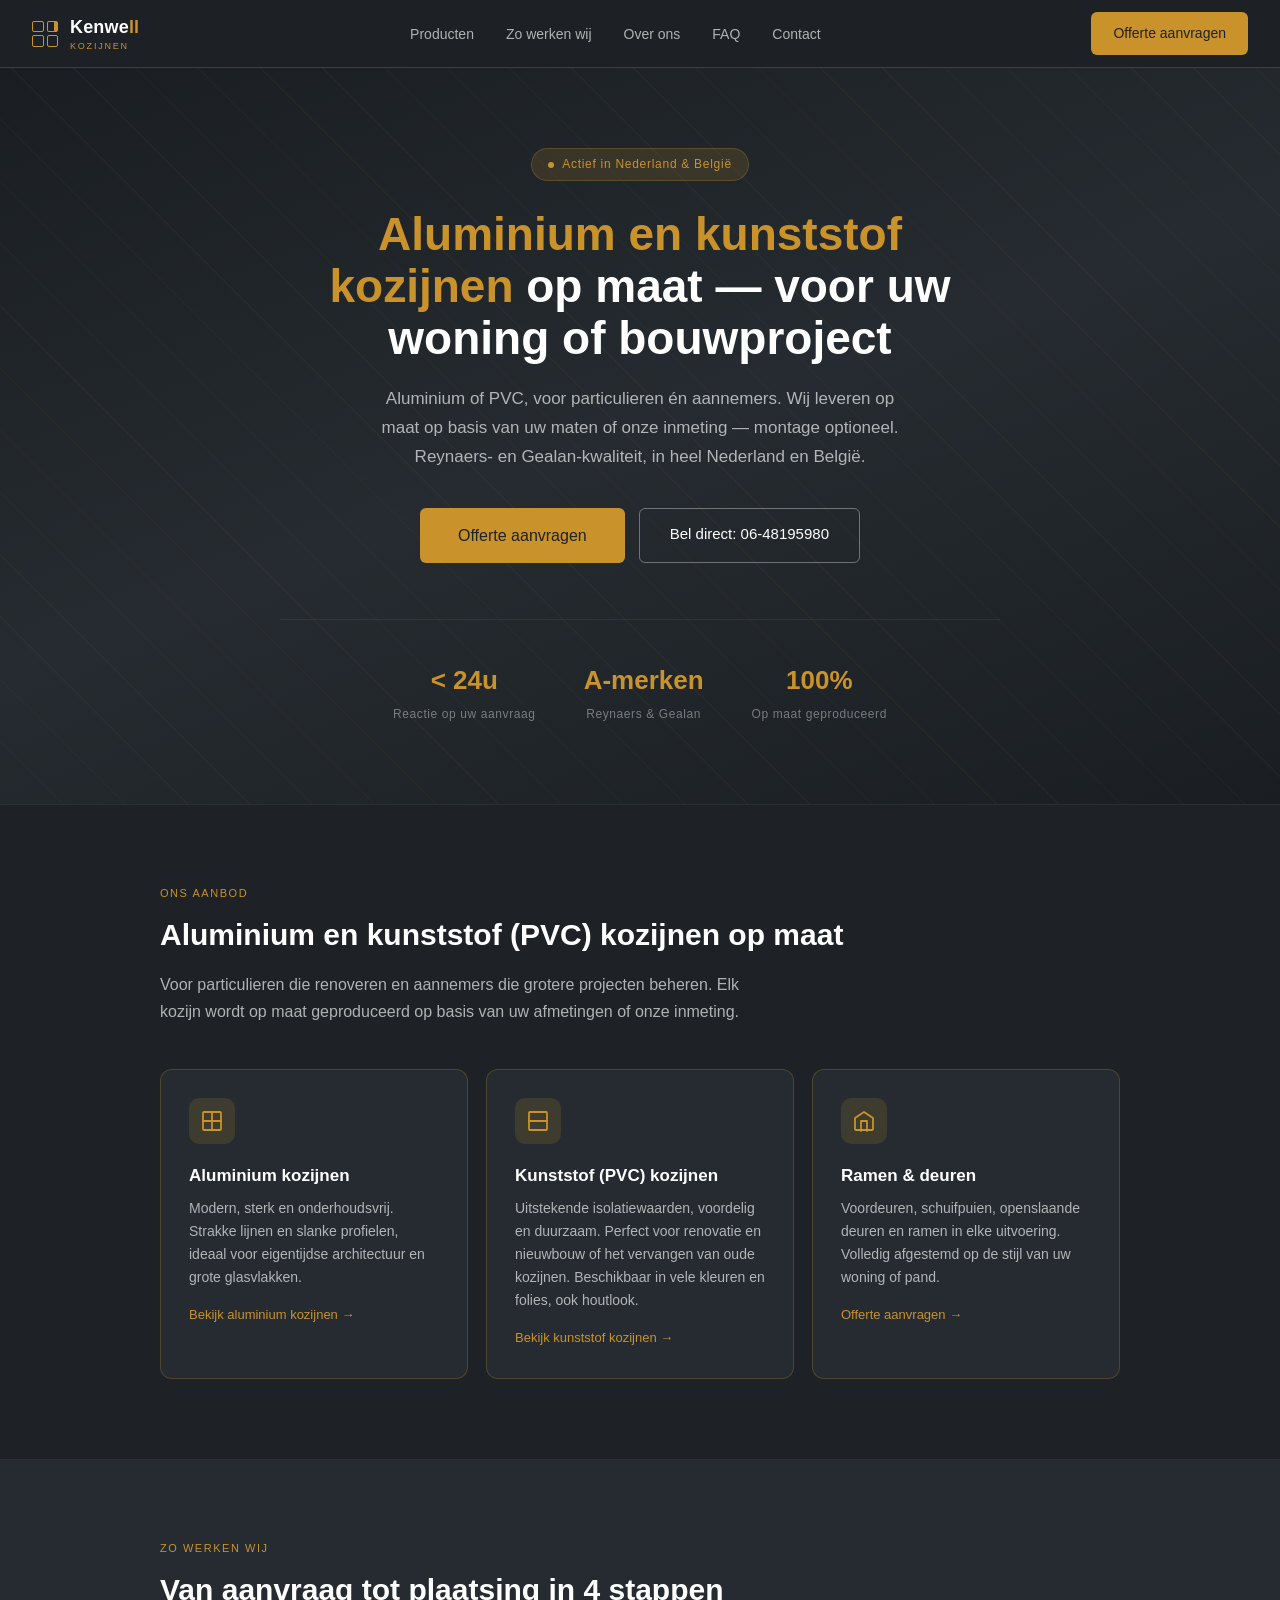
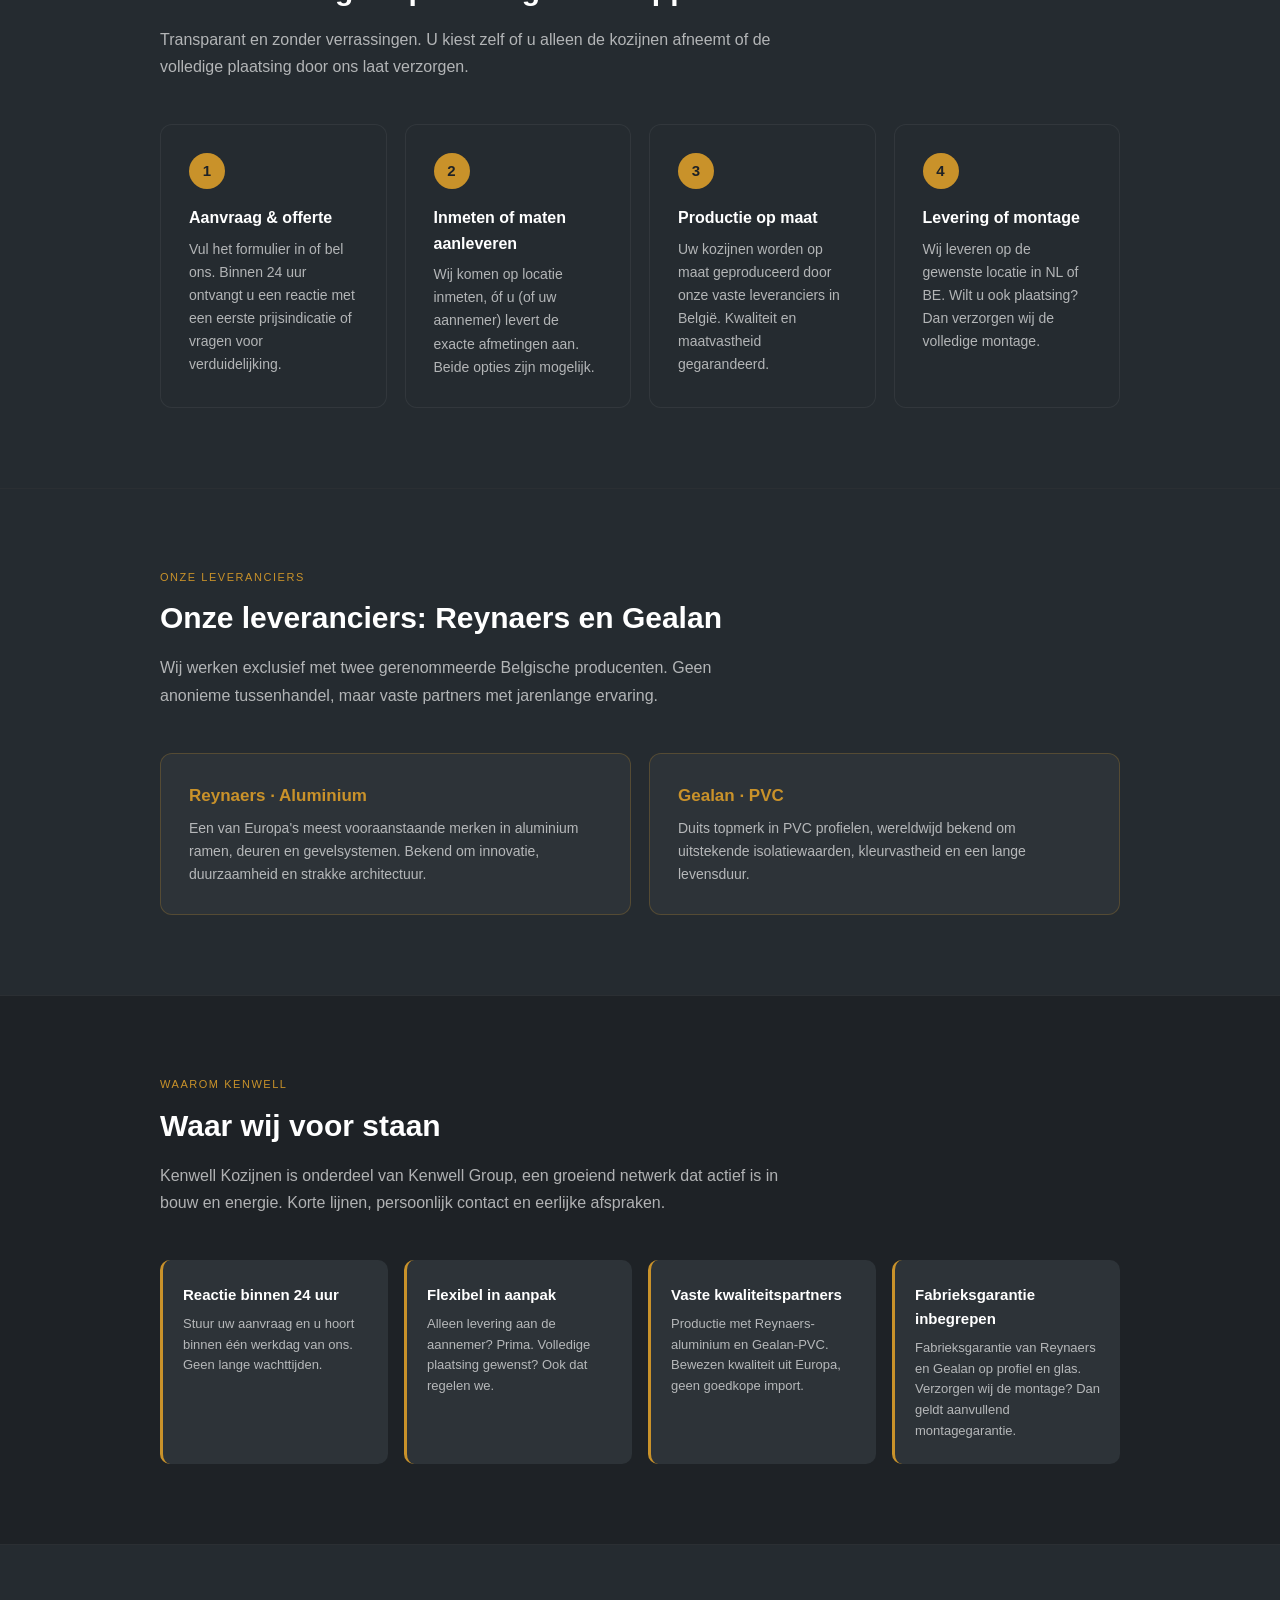
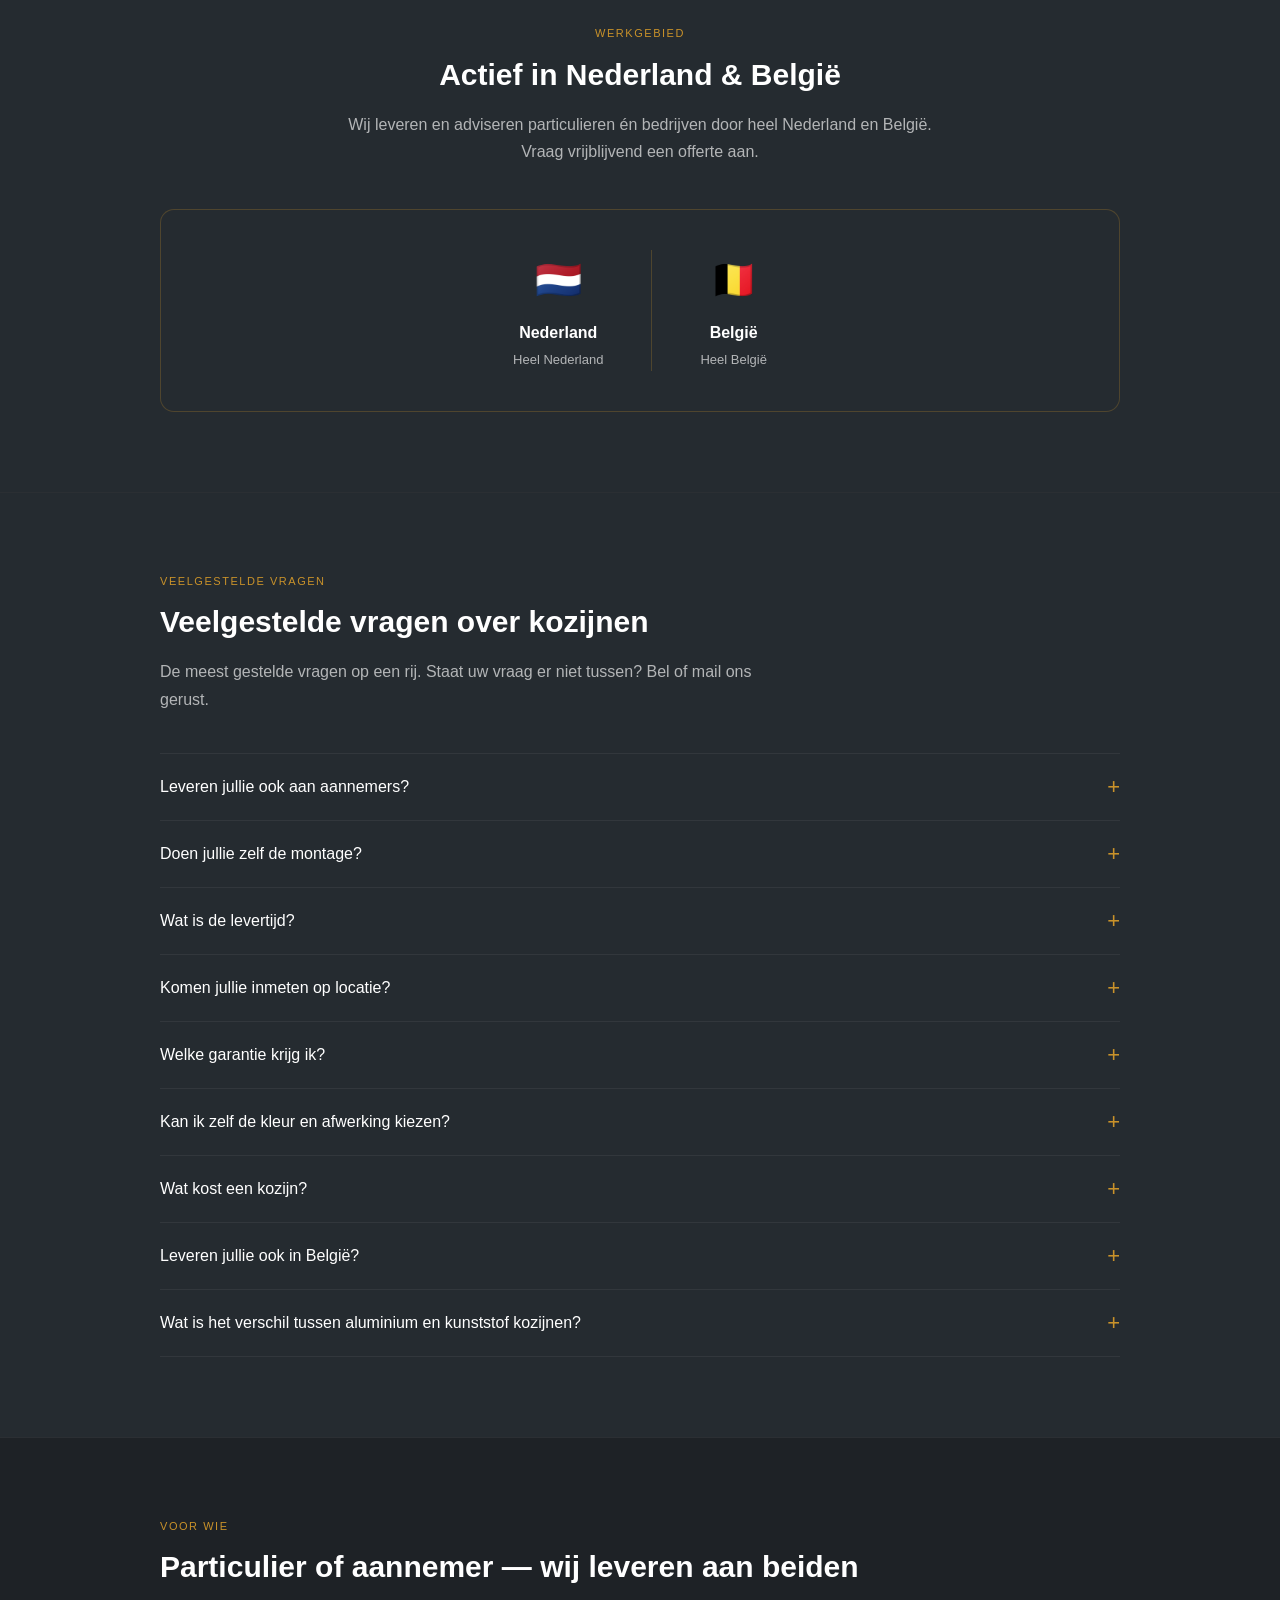
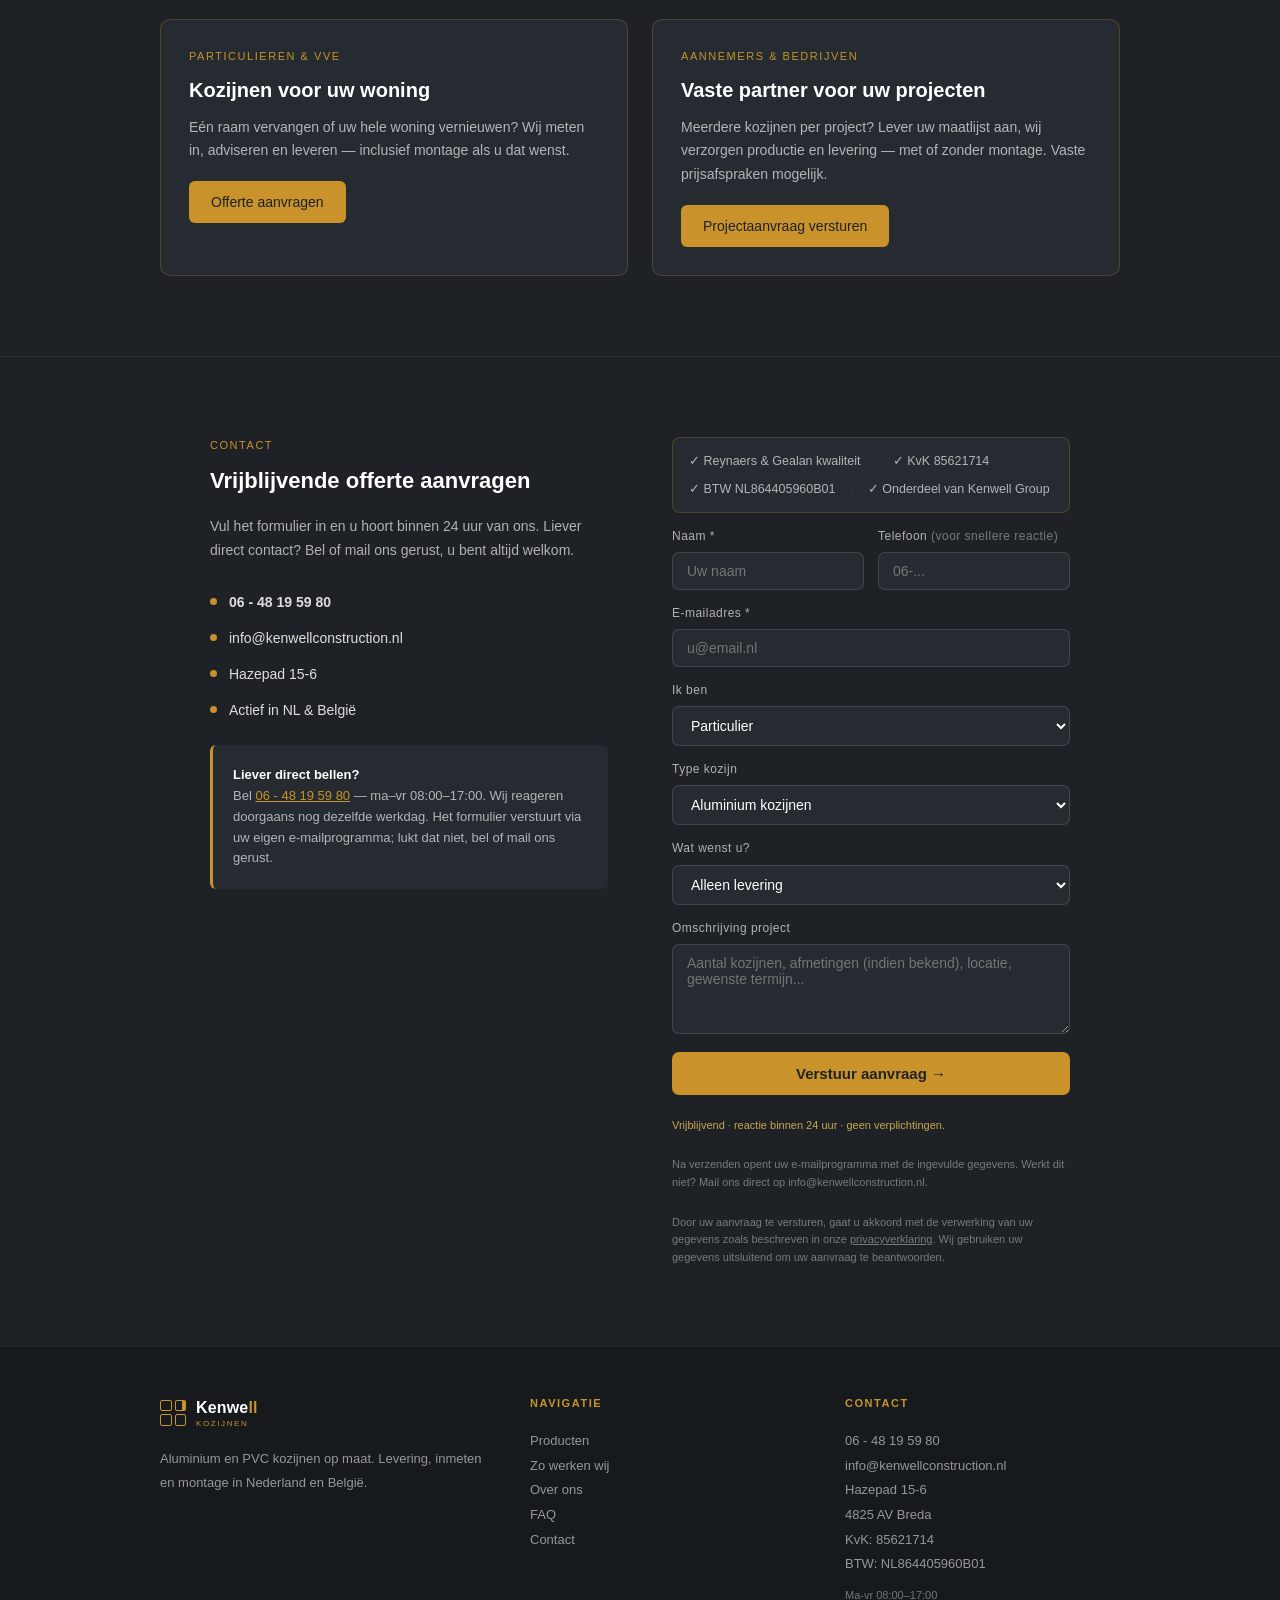
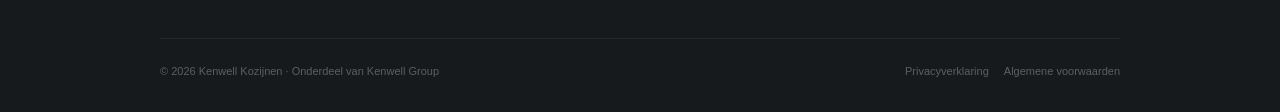
<file: index.html>
<!DOCTYPE html>
<html lang="nl">
<head>
  <meta charset="UTF-8" />
  <meta name="viewport" content="width=device-width, initial-scale=1.0" />
  <meta name="description" content="Aluminium en kunststof (PVC) kozijnen op maat, geleverd vanuit Breda door heel Nederland en België. Voor particulieren én aannemers. Reynaers- en Gealan-kwaliteit. Vrijblijvende offerte binnen 24 uur — bel 06-48195980." />
  <meta name="keywords" content="kozijnen, aluminium kozijnen, PVC kozijnen, kunststof kozijnen, kozijnen op maat, kozijnen vervangen, nieuwe kozijnen, kozijnen Breda, kozijnen Nederland, kozijnen België, Reynaers dealer, Gealan dealer, ramen en deuren op maat" />
  <link rel="canonical" href="https://kenwellkozijnen.com/" />
  <meta property="og:title" content="Aluminium & kunststof kozijnen op maat — Kenwell Kozijnen" />
  <meta property="og:description" content="Kozijnen op maat voor particulieren én aannemers. Reynaers- en Gealan-kwaliteit. Offerte binnen 24 uur. Heel NL en België." />
  <meta property="og:type" content="website" />
  <meta property="og:url" content="https://kenwellkozijnen.com/" />
  <meta property="og:locale" content="nl_NL" />
  <meta property="og:locale:alternate" content="nl_BE" />
  <meta property="og:image" content="https://kenwellkozijnen.com/og-image.svg" />
  <meta property="og:image:width" content="1200" />
  <meta property="og:image:height" content="630" />
  <meta name="twitter:card" content="summary_large_image" />
  <meta name="twitter:title" content="Kenwell Kozijnen | Aluminium & kunststof kozijnen" />
  <meta name="twitter:description" content="Kozijnen op maat voor uw woning of project. Offerte binnen 24 uur." />
  <meta name="twitter:image" content="https://kenwellkozijnen.com/og-image.svg" />
  <title>Aluminium & kunststof kozijnen op maat | Kenwell Kozijnen Breda – heel NL & België</title>

  <link rel="icon" href="data:image/svg+xml,%3Csvg xmlns='http://www.w3.org/2000/svg' viewBox='0 0 32 32'%3E%3Crect width='32' height='32' rx='6' fill='%231e2226'/%3E%3Ctext x='16' y='22' font-family='Segoe UI,Arial' font-size='20' font-weight='700' text-anchor='middle' fill='%23C9922A'%3EK%3C/text%3E%3C/svg%3E" />

  <script type="application/ld+json">
  {
    "@context": "https://schema.org",
    "@type": ["HomeAndConstructionBusiness", "LocalBusiness"],
    "@id": "https://kenwellkozijnen.com/#business",
    "name": "Kenwell Kozijnen",
    "image": "https://kenwellkozijnen.com/og-image.svg",
    "description": "Leverancier van aluminium en kunststof (PVC) kozijnen op maat voor particulieren, aannemers en bedrijven in Nederland en België.",
    "url": "https://kenwellkozijnen.com/",
    "email": "info@kenwellconstruction.nl",
    "telephone": "+31648195980",
    "vatID": "NL864405960B01",
    "taxID": "85621714",
    "logo": "https://kenwellkozijnen.com/og-image.svg",
    "currenciesAccepted": "EUR",
    "knowsAbout": ["Aluminium kozijnen","Kunststof kozijnen","PVC kozijnen","Kozijnen op maat","Reynaers aluminium","Gealan PVC","Ramen en deuren op maat"],
    "priceRange": "€€",
    "address": {
      "@type": "PostalAddress",
      "streetAddress": "Hazepad 15-6",
      "postalCode": "4825 AV",
      "addressLocality": "Breda",
      "addressCountry": "NL"
    },
    "areaServed": [
      { "@type": "Country", "name": "Nederland" },
      { "@type": "Country", "name": "België" }
    ],
    "openingHoursSpecification": [{
      "@type": "OpeningHoursSpecification",
      "dayOfWeek": ["Monday","Tuesday","Wednesday","Thursday","Friday"],
      "opens": "08:00",
      "closes": "17:00"
    }],
    "parentOrganization": {
      "@type": "Organization",
      "name": "Kenwell Group"
    }
  }
  </script>

  <script type="application/ld+json">
  {
    "@context": "https://schema.org",
    "@type": "FAQPage",
    "mainEntity": [
      {
        "@type": "Question",
        "name": "Leveren jullie ook aan aannemers?",
        "acceptedAnswer": {
          "@type": "Answer",
          "text": "Ja. Wij leveren zowel aan particulieren als aan aannemers en bouwbedrijven. Als u zelf al de exacte afmetingen heeft, kunt u die direct doorsturen en gaan wij daarmee aan de slag."
        }
      },
      {
        "@type": "Question",
        "name": "Doen jullie zelf de montage?",
        "acceptedAnswer": {
          "@type": "Answer",
          "text": "Dat kan. Onze voorkeur is levering, maar volledige plaatsing is zeker mogelijk. U geeft bij de aanvraag aan wat u wenst, dan nemen we dat mee in de offerte."
        }
      },
      {
        "@type": "Question",
        "name": "Wat is de levertijd?",
        "acceptedAnswer": {
          "@type": "Answer",
          "text": "De levertijd hangt af van het type kozijn, het aantal en de drukte bij onze producent. Wij geven u een realistische indicatie bij de offerte, zodat u weet waar u aan toe bent."
        }
      },
      {
        "@type": "Question",
        "name": "Komen jullie inmeten op locatie?",
        "acceptedAnswer": {
          "@type": "Answer",
          "text": "Ja, inmeten op locatie is mogelijk in heel Nederland en België. Heeft u de maten al zelf of via uw aannemer? Dan slaan we deze stap over en besparen we u tijd en kosten."
        }
      },
      {
        "@type": "Question",
        "name": "Welke garantie krijg ik?",
        "acceptedAnswer": {
          "@type": "Answer",
          "text": "Op kozijnen van Reynaers (aluminium) en Gealan (PVC) geldt fabrieksgarantie op profiel en glas. Verzorgen wij de montage? Dan geldt aanvullend montagegarantie. De exacte termijnen en voorwaarden staan in uw offerte."
        }
      },
      {
        "@type": "Question",
        "name": "Kan ik zelf de kleur en afwerking kiezen?",
        "acceptedAnswer": {
          "@type": "Answer",
          "text": "Zeker. Aluminium kozijnen zijn leverbaar in alle RAL-kleuren, PVC in vele standaardkleuren en folies (ook houtlook). Wij adviseren u graag over de mogelijkheden."
        }
      },
      {
        "@type": "Question",
        "name": "Wat kost een kozijn?",
        "acceptedAnswer": {
          "@type": "Answer",
          "text": "Dat verschilt enorm per project. Afmetingen, profiel, beglazing en afwerking bepalen de prijs. Daarom werken wij altijd met een offerte op maat, vrijblijvend en zonder verplichtingen."
        }
      },
      {
        "@type": "Question",
        "name": "Leveren jullie ook in België?",
        "acceptedAnswer": {
          "@type": "Answer",
          "text": "Ja, wij leveren en adviseren in heel Nederland én heel België. Vraag vrijblijvend een offerte aan via het formulier of bel ons op 06-48195980."
        }
      },
      {
        "@type": "Question",
        "name": "Wat is het verschil tussen aluminium en kunststof kozijnen?",
        "acceptedAnswer": {
          "@type": "Answer",
          "text": "Aluminium kozijnen zijn slanker, sterker en onderhoudsvrij — ideaal voor moderne architectuur en grote glasvlakken. Kunststof (PVC) kozijnen bieden uitstekende isolatiewaarden en zijn doorgaans voordeliger. Wij leveren beide op maat: Reynaers (aluminium) en Gealan (PVC)."
        }
      }
    ]
  }
  </script>

  <script type="application/ld+json">
  {
    "@context": "https://schema.org",
    "@type": "ItemList",
    "name": "Kozijnen aanbod Kenwell Kozijnen",
    "itemListElement": [
      {
        "@type": "ListItem",
        "position": 1,
        "item": {
          "@type": "Product",
          "name": "Aluminium kozijnen op maat",
          "description": "Op maat gemaakte aluminium kozijnen van Reynaers-profielen, leverbaar in alle RAL-kleuren. Voor nieuwbouw, renovatie en projecten in NL en België.",
          "brand": { "@type": "Brand", "name": "Reynaers" },
          "material": "Aluminium",
          "offers": { "@type": "Offer", "priceCurrency": "EUR", "availability": "https://schema.org/InStock", "url": "https://kenwellkozijnen.com/#contact", "seller": { "@id": "https://kenwellkozijnen.com/#business" } }
        }
      },
      {
        "@type": "ListItem",
        "position": 2,
        "item": {
          "@type": "Product",
          "name": "Kunststof (PVC) kozijnen op maat",
          "description": "Op maat gemaakte kunststof PVC kozijnen van Gealan-profielen. Uitstekende isolatie, kleurvast en duurzaam, ook in houtlook. Levering in NL en België.",
          "brand": { "@type": "Brand", "name": "Gealan" },
          "material": "PVC",
          "offers": { "@type": "Offer", "priceCurrency": "EUR", "availability": "https://schema.org/InStock", "url": "https://kenwellkozijnen.com/#contact", "seller": { "@id": "https://kenwellkozijnen.com/#business" } }
        }
      }
    ]
  }
  </script>

  <style>
    *, *::before, *::after { margin: 0; padding: 0; box-sizing: border-box; }

    :root {
      --gold: #C9922A;
      --gold-light: rgba(201, 146, 42, 0.15);
      --gold-border: rgba(201, 146, 42, 0.25);
      --dark: #1e2226;
      --dark2: #252b30;
      --dark3: #2d3338;
      --dark4: #161a1d;
      --text: #ffffff;
      --text-muted: rgba(255,255,255,0.65);
      --text-subtle: rgba(255,255,255,0.4);
      --divider: rgba(255,255,255,0.06);
    }

    html { scroll-behavior: smooth; }
    body {
      font-family: -apple-system, BlinkMacSystemFont, 'Segoe UI', Roboto, sans-serif;
      background: var(--dark);
      color: var(--text);
      line-height: 1.6;
    }
    a { color: inherit; }

    /* NAV */
    nav {
      position: sticky; top: 0; z-index: 100;
      background: rgba(30, 34, 38, 0.92);
      backdrop-filter: blur(10px);
      border-bottom: 1px solid var(--gold-border);
      padding: 0 2rem;
      display: flex; align-items: center; justify-content: space-between;
      height: 68px;
    }
    .nav-logo { display: flex; align-items: center; gap: 12px; text-decoration: none; }
    .nav-logo-icon {
      display: grid; grid-template-columns: 1fr 1fr; gap: 3px;
      width: 26px; height: 26px;
    }
    .nav-logo-icon span {
      border: 1.8px solid var(--gold); border-radius: 2px; display: block;
    }
    .nav-logo-icon span:nth-child(2) { border-right-width: 4px; }
    .nav-brand-name { font-size: 18px; font-weight: 600; color: #fff; letter-spacing: 0.01em; }
    .nav-brand-name em { color: var(--gold); font-style: normal; }
    .nav-brand-sub {
      font-size: 9px; letter-spacing: 0.2em; color: var(--gold);
      display: block; margin-top: -3px;
    }
    .nav-links { display: flex; gap: 2rem; align-items: center; list-style: none; }
    .nav-links a {
      font-size: 14px; color: var(--text-muted);
      text-decoration: none; transition: color 0.2s;
    }
    .nav-links a:hover { color: #fff; }

    .btn {
      display: inline-block; padding: 10px 22px;
      border-radius: 6px; font-size: 14px; font-weight: 500;
      cursor: pointer; border: none; text-decoration: none;
      transition: opacity 0.2s, background 0.2s, border-color 0.2s;
    }
    .btn-gold { background: var(--gold); color: #1e2226; }
    .btn-gold:hover { opacity: 0.88; }
    .btn-outline {
      background: transparent; color: #fff;
      border: 1.5px solid rgba(255,255,255,0.35);
    }
    .btn-outline:hover { border-color: #fff; }

    /* HERO */
    .hero {
      min-height: 580px;
      display: flex; align-items: center; justify-content: center;
      text-align: center; padding: 5rem 2rem;
      position: relative; overflow: hidden;
      background: linear-gradient(160deg, #1a1e22 0%, #252b30 50%, #1a1e22 100%);
    }
    .hero-pattern {
      position: absolute; inset: 0; opacity: 0.05;
      background-image: repeating-linear-gradient(
        45deg, var(--gold) 0px, var(--gold) 1px,
        transparent 1px, transparent 44px
      );
    }
    .hero-content { position: relative; z-index: 1; max-width: 720px; }
    .hero-badge {
      display: inline-flex; align-items: center; gap: 8px;
      background: var(--gold-light); border: 1px solid var(--gold-border);
      border-radius: 20px; padding: 6px 16px;
      font-size: 12px; color: var(--gold); letter-spacing: 0.06em;
      margin-bottom: 1.75rem;
    }
    .hero-badge-dot { width: 6px; height: 6px; background: var(--gold); border-radius: 50%; }
    .hero h1 { font-size: 46px; font-weight: 600; line-height: 1.13; margin-bottom: 1.25rem; }
    .hero h1 em { color: var(--gold); font-style: normal; }
    .hero-sub {
      font-size: 17px; color: var(--text-muted);
      max-width: 520px; margin: 0 auto 2.25rem; line-height: 1.7;
    }
    .hero-ctas { display: flex; gap: 14px; justify-content: center; flex-wrap: wrap; }
    .hero-ctas .btn { font-size: 15px; padding: 13px 30px; }
    .hero-stats {
      display: flex; gap: 3rem; justify-content: center;
      margin-top: 3.5rem; padding-top: 2.5rem;
      border-top: 1px solid var(--divider); flex-wrap: wrap;
    }
    .stat-num { font-size: 26px; font-weight: 600; color: var(--gold); }
    .stat-label { font-size: 12px; color: var(--text-subtle); margin-top: 3px; letter-spacing: 0.05em; }

    /* SECTIONS */
    section { padding: 5rem 2rem; }
    .section-inner { max-width: 960px; margin: 0 auto; }
    .section-tag {
      font-size: 11px; letter-spacing: 0.14em;
      color: var(--gold); text-transform: uppercase; margin-bottom: 0.5rem;
    }
    .section-title { font-size: 30px; font-weight: 600; margin-bottom: 0.75rem; }
    .section-sub {
      font-size: 16px; color: var(--text-muted);
      line-height: 1.7; max-width: 620px;
    }
    .divider { border: none; border-top: 1px solid var(--divider); }

    /* PRODUCTS */
    .products-grid {
      display: grid; grid-template-columns: repeat(auto-fit, minmax(240px, 1fr));
      gap: 18px; margin-top: 2.75rem;
    }
    .product-card {
      background: var(--dark2); border: 1px solid var(--gold-border);
      border-radius: 12px; padding: 1.75rem;
      transition: border-color 0.25s, transform 0.25s;
    }
    .product-card:hover {
      border-color: rgba(201,146,42,0.6); transform: translateY(-3px);
    }
    .product-icon {
      width: 46px; height: 46px; background: var(--gold-light);
      border-radius: 10px; display: flex; align-items: center;
      justify-content: center; margin-bottom: 1.1rem;
    }
    .product-card h3 { font-size: 17px; font-weight: 600; margin-bottom: 0.5rem; }
    .product-card p { font-size: 14px; color: var(--text-muted); line-height: 1.65; }
    .product-link {
      display: inline-block; font-size: 13px; color: var(--gold);
      margin-top: 1rem; text-decoration: none;
    }
    .product-link:hover { text-decoration: underline; }

    /* USPs */
    .usps { background: var(--dark2); }
    .usp-grid {
      display: grid; grid-template-columns: repeat(auto-fit, minmax(210px, 1fr));
      gap: 16px; margin-top: 2.75rem;
    }
    .usp-item {
      padding: 1.4rem 1.25rem; border-radius: 10px;
      background: var(--dark3); border-left: 3px solid var(--gold);
    }
    .usp-item h4 { font-size: 15px; font-weight: 600; margin-bottom: 0.45rem; }
    .usp-item p { font-size: 13px; color: var(--text-muted); line-height: 1.6; }

    /* PROCES */
    .proces-grid {
      display: grid; grid-template-columns: repeat(auto-fit, minmax(220px, 1fr));
      gap: 18px; margin-top: 2.75rem;
    }
    .proces-step {
      background: var(--dark2); border: 1px solid var(--divider);
      border-radius: 12px; padding: 1.75rem; position: relative;
    }
    .proces-num {
      display: inline-flex; align-items: center; justify-content: center;
      width: 36px; height: 36px; border-radius: 50%;
      background: var(--gold); color: var(--dark);
      font-weight: 700; font-size: 15px; margin-bottom: 1rem;
    }
    .proces-step h4 { font-size: 16px; font-weight: 600; margin-bottom: 0.45rem; }
    .proces-step p { font-size: 14px; color: var(--text-muted); line-height: 1.65; }

    /* LEVERANCIERS */
    .leveranciers { background: var(--dark2); }
    .lev-grid {
      display: grid; grid-template-columns: repeat(auto-fit, minmax(260px, 1fr));
      gap: 18px; margin-top: 2.75rem;
    }
    .lev-card {
      background: var(--dark3); border: 1px solid var(--gold-border);
      border-radius: 12px; padding: 1.75rem;
    }
    .lev-card h4 { font-size: 17px; font-weight: 600; margin-bottom: 0.5rem; color: var(--gold); }
    .lev-card p { font-size: 14px; color: var(--text-muted); line-height: 1.65; }

    /* WERKGEBIED */
    .werkgebied { text-align: center; }
    .werkgebied .section-sub { margin: 0 auto; }
    .map-card {
      background: var(--dark2); border: 1px solid var(--gold-border);
      border-radius: 14px; padding: 2.5rem;
      display: flex; gap: 3rem; justify-content: center;
      margin-top: 2.75rem; flex-wrap: wrap;
    }
    .map-divider { width: 1px; background: var(--gold-border); align-self: stretch; }
    .map-country { text-align: center; }
    .country-flag { font-size: 38px; margin-bottom: 0.6rem; }
    .country-name { font-size: 16px; font-weight: 600; }
    .country-desc { font-size: 13px; color: var(--text-muted); margin-top: 4px; }

    /* FAQ */
    .faq { background: var(--dark2); }
    .faq-list { margin-top: 2.5rem; }
    .faq-item {
      border-bottom: 1px solid var(--divider);
    }
    .faq-item:first-child { border-top: 1px solid var(--divider); }
    .faq-q {
      width: 100%; background: none; border: none;
      padding: 1.25rem 0; font-size: 16px; font-weight: 500;
      color: var(--text); cursor: pointer; text-align: left;
      display: flex; justify-content: space-between; align-items: center;
      font-family: inherit;
    }
    .faq-q:hover { color: var(--gold); }
    .faq-q::after {
      content: '+'; color: var(--gold); font-size: 22px;
      font-weight: 300; transition: transform 0.25s;
    }
    .faq-item.open .faq-q::after { transform: rotate(45deg); }
    .faq-a {
      max-height: 0; overflow: hidden;
      transition: max-height 0.3s ease;
      font-size: 14px; color: var(--text-muted); line-height: 1.7;
    }
    .faq-item.open .faq-a { max-height: 400px; }
    .faq-a-inner { padding: 0 0 1.25rem 0; }

    /* CONTACT */
    .contact-section { background: var(--dark); }
    .contact-inner {
      display: grid; grid-template-columns: 1fr 1fr;
      gap: 4rem; max-width: 860px; margin: 0 auto;
    }
    .contact-info h3 { font-size: 22px; font-weight: 600; margin-bottom: 1rem; }
    .contact-info p.lead { font-size: 14px; color: var(--text-muted); line-height: 1.75; margin-bottom: 1.75rem; }
    .contact-detail {
      display: flex; align-items: center; gap: 12px;
      margin-bottom: 0.85rem; font-size: 14px;
      color: rgba(255,255,255,0.85);
    }
    .contact-detail a { text-decoration: none; transition: color 0.2s; }
    .contact-detail a:hover { color: var(--gold); }
    .contact-detail-dot { width: 7px; height: 7px; background: var(--gold); border-radius: 50%; flex-shrink: 0; }
    .direct-contact {
      margin-top: 1.5rem; padding: 1.25rem;
      background: var(--dark2); border-left: 3px solid var(--gold);
      border-radius: 6px; font-size: 13px; color: var(--text-muted);
    }

    .contact-form { display: flex; flex-direction: column; gap: 14px; }
    .form-row { display: grid; grid-template-columns: 1fr 1fr; gap: 14px; }
    .form-field { display: flex; flex-direction: column; gap: 6px; }
    .form-field label { font-size: 12px; color: var(--text-muted); letter-spacing: 0.04em; }
    .form-field input,
    .form-field select,
    .form-field textarea {
      background: var(--dark2);
      border: 1px solid rgba(255,255,255,0.13);
      border-radius: 7px; padding: 10px 14px;
      color: #fff; font-size: 14px; font-family: inherit;
      outline: none; transition: border-color 0.2s; width: 100%;
    }
    .form-field input:focus,
    .form-field select:focus,
    .form-field textarea:focus { border-color: var(--gold); }
    .form-field select option { background: var(--dark); }
    .form-field textarea { resize: vertical; min-height: 90px; }
    .form-hint { font-size: 11px; color: var(--text-subtle); margin-top: 8px; }

    .submit-btn {
      background: var(--gold); color: #1e2226;
      font-size: 15px; font-weight: 600; padding: 13px;
      border-radius: 7px; border: none; cursor: pointer;
      transition: opacity 0.2s; margin-top: 4px; width: 100%;
    }
    .submit-btn:hover { opacity: 0.88; }

    /* FOOTER */
    footer {
      background: var(--dark4); border-top: 1px solid var(--divider);
      padding: 3rem 2rem 2rem;
    }
    .footer-inner {
      max-width: 960px; margin: 0 auto;
      display: grid; grid-template-columns: 1.2fr 1fr 1fr;
      gap: 2.5rem; margin-bottom: 2rem;
    }
    .footer-col h5 {
      font-size: 11px; letter-spacing: 0.14em;
      color: var(--gold); text-transform: uppercase; margin-bottom: 1rem;
    }
    .footer-col p, .footer-col a {
      font-size: 13px; color: rgba(255,255,255,0.55);
      line-height: 1.9; text-decoration: none; display: block;
    }
    .footer-col a:hover { color: #fff; }
    .footer-logo {
      display: flex; align-items: center; gap: 10px; margin-bottom: 1rem;
    }
    .footer-bottom {
      max-width: 960px; margin: 0 auto;
      padding-top: 1.5rem; border-top: 1px solid var(--divider);
      display: flex; justify-content: space-between; align-items: center;
      flex-wrap: wrap; gap: 1rem;
    }
    .footer-copy { font-size: 11px; color: rgba(255,255,255,0.3); }
    .footer-legal { font-size: 11px; color: rgba(255,255,255,0.3); }
    .footer-legal a { color: inherit; text-decoration: none; margin-left: 12px; }
    .footer-legal a:hover { color: rgba(255,255,255,0.6); }

    /* PRIVACY modal: simple inline section toggle */
    .legal-section {
      display: none; background: var(--dark2);
      padding: 4rem 2rem;
    }
    .legal-section:target { display: block; }
    .legal-section .section-inner { max-width: 760px; }
    .legal-section h2 { font-size: 24px; margin-bottom: 1rem; }
    .legal-section h3 { font-size: 15px; margin: 1.5rem 0 0.5rem; color: var(--gold); }
    .legal-section p { font-size: 14px; color: var(--text-muted); line-height: 1.75; margin-bottom: 0.75rem; }
    .legal-section ul, .legal-section ol { font-size: 14px; color: var(--text-muted); line-height: 1.75; margin: 0 0 0.75rem 1.25rem; }
    .legal-section li { margin-bottom: 0.35rem; }
    .legal-close {
      display: inline-block; margin-top: 1.5rem; color: var(--gold);
      text-decoration: none; font-size: 13px;
    }

    /* RESPONSIVE */
    .split-grid { display: grid; grid-template-columns: 1fr 1fr; gap: 1.5rem; margin-top: 1.75rem; }
    @media (max-width: 768px) {
      nav { padding: 0 1.25rem; }
      .nav-links { display: none; }
      .hero h1 { font-size: 30px; }
      .hero-sub { font-size: 15px; }
      .contact-inner { grid-template-columns: 1fr; gap: 2.5rem; }
      .form-row { grid-template-columns: 1fr; }
      .hero-stats { gap: 1.75rem; }
      .footer-inner { grid-template-columns: 1fr; gap: 2rem; }
      .footer-bottom { justify-content: center; text-align: center; }
      .split-grid { grid-template-columns: 1fr; }
    }
    :focus-visible { outline: 2px solid var(--gold); outline-offset: 3px; }
    .hero-ctas .btn-gold { padding: 15px 38px; font-size: 16px; }
  </style>
</head>
<body>

  <!-- NAV -->
  <nav>
    <a class="nav-logo" aria-label="Kenwell Kozijnen — naar boven" href="#">
      <div class="nav-logo-icon">
        <span></span><span></span><span></span><span></span>
      </div>
      <div>
        <span class="nav-brand-name">Kenwe<em>ll</em></span>
        <span class="nav-brand-sub">KOZIJNEN</span>
      </div>
    </a>
    <ul class="nav-links">
      <li><a href="#aanbod">Producten</a></li>
      <li><a href="#proces">Zo werken wij</a></li>
      <li><a href="#waarom">Over ons</a></li>
      <li><a href="#faq">FAQ</a></li>
      <li><a href="#contact">Contact</a></li>
    </ul>
    <a class="btn btn-gold" href="#contact">Offerte aanvragen</a>
  </nav>

  <!-- HERO -->
  <section class="hero" aria-label="Introductie">
    <div class="hero-pattern" aria-hidden="true"></div>
    <div class="hero-content">
      <div class="hero-badge">
        <span class="hero-badge-dot"></span>
        Actief in Nederland & België
      </div>
      <h1><em>Aluminium en kunststof kozijnen</em> op maat — voor uw woning of bouwproject</h1>
      <p class="hero-sub">Aluminium of PVC, voor particulieren én aannemers. Wij leveren op maat op basis van uw maten of onze inmeting — montage optioneel. Reynaers- en Gealan-kwaliteit, in heel Nederland en België.</p>
      <div class="hero-ctas">
        <a class="btn btn-gold" href="#contact">Offerte aanvragen</a>
        <a class="btn btn-outline" href="tel:+31648195980">Bel direct: 06-48195980</a>
      </div>
      <div class="hero-stats">
        <div>
          <div class="stat-num">&lt; 24u</div>
          <div class="stat-label">Reactie op uw aanvraag</div>
        </div>
        <div>
          <div class="stat-num">A-merken</div>
          <div class="stat-label">Reynaers &amp; Gealan</div>
        </div>
        <div>
          <div class="stat-num">100%</div>
          <div class="stat-label">Op maat geproduceerd</div>
        </div>
      </div>
    </div>
  </section>

  <hr class="divider" />

  <!-- PRODUCTEN -->
  <section id="aanbod">
    <div class="section-inner">
      <p class="section-tag">Ons aanbod</p>
      <h2 class="section-title">Aluminium en kunststof (PVC) kozijnen op maat</h2>
      <p class="section-sub">Voor particulieren die renoveren en aannemers die grotere projecten beheren. Elk kozijn wordt op maat geproduceerd op basis van uw afmetingen of onze inmeting.</p>

      <div class="products-grid">
        <div class="product-card">
          <div class="product-icon">
            <svg width="24" height="24" viewBox="0 0 24 24" fill="none" stroke="#C9922A" stroke-width="1.8" stroke-linecap="round" stroke-linejoin="round" aria-hidden="true">
              <rect x="3" y="3" width="18" height="18" rx="1"/>
              <line x1="3" y1="12" x2="21" y2="12"/>
              <line x1="12" y1="3" x2="12" y2="21"/>
            </svg>
          </div>
          <h3>Aluminium kozijnen</h3>
          <p>Modern, sterk en onderhoudsvrij. Strakke lijnen en slanke profielen, ideaal voor eigentijdse architectuur en grote glasvlakken.</p>
          <a class="product-link" href="/aluminium-kozijnen/">Bekijk aluminium kozijnen →</a>
        </div>

        <div class="product-card">
          <div class="product-icon">
            <svg width="24" height="24" viewBox="0 0 24 24" fill="none" stroke="#C9922A" stroke-width="1.8" stroke-linecap="round" stroke-linejoin="round" aria-hidden="true">
              <rect x="3" y="3" width="18" height="18" rx="1"/>
              <line x1="3" y1="12" x2="21" y2="12"/>
            </svg>
          </div>
          <h3>Kunststof (PVC) kozijnen</h3>
          <p>Uitstekende isolatiewaarden, voordelig en duurzaam. Perfect voor renovatie en nieuwbouw of het vervangen van oude kozijnen. Beschikbaar in vele kleuren en folies, ook houtlook.</p>
          <a class="product-link" href="/kunststof-kozijnen/">Bekijk kunststof kozijnen →</a>
        </div>

        <div class="product-card">
          <div class="product-icon">
            <svg width="24" height="24" viewBox="0 0 24 24" fill="none" stroke="#C9922A" stroke-width="1.8" stroke-linecap="round" stroke-linejoin="round" aria-hidden="true">
              <path d="M3 9l9-6 9 6v11a1 1 0 01-1 1H4a1 1 0 01-1-1z"/>
              <polyline points="9 22 9 12 15 12 15 22"/>
            </svg>
          </div>
          <h3>Ramen & deuren</h3>
          <p>Voordeuren, schuifpuien, openslaande deuren en ramen in elke uitvoering. Volledig afgestemd op de stijl van uw woning of pand.</p>
          <a class="product-link" href="#contact">Offerte aanvragen →</a>
        </div>
      </div>
    </div>
  </section>

  <hr class="divider" />

  <!-- PROCES -->
  <section id="proces" class="usps">
    <div class="section-inner">
      <p class="section-tag">Zo werken wij</p>
      <h2 class="section-title">Van aanvraag tot plaatsing in 4 stappen</h2>
      <p class="section-sub">Transparant en zonder verrassingen. U kiest zelf of u alleen de kozijnen afneemt of de volledige plaatsing door ons laat verzorgen.</p>

      <div class="proces-grid">
        <div class="proces-step">
          <div class="proces-num">1</div>
          <h4>Aanvraag & offerte</h4>
          <p>Vul het formulier in of bel ons. Binnen 24 uur ontvangt u een reactie met een eerste prijsindicatie of vragen voor verduidelijking.</p>
        </div>
        <div class="proces-step">
          <div class="proces-num">2</div>
          <h4>Inmeten of maten aanleveren</h4>
          <p>Wij komen op locatie inmeten, óf u (of uw aannemer) levert de exacte afmetingen aan. Beide opties zijn mogelijk.</p>
        </div>
        <div class="proces-step">
          <div class="proces-num">3</div>
          <h4>Productie op maat</h4>
          <p>Uw kozijnen worden op maat geproduceerd door onze vaste leveranciers in België. Kwaliteit en maatvastheid gegarandeerd.</p>
        </div>
        <div class="proces-step">
          <div class="proces-num">4</div>
          <h4>Levering of montage</h4>
          <p>Wij leveren op de gewenste locatie in NL of BE. Wilt u ook plaatsing? Dan verzorgen wij de volledige montage.</p>
        </div>
      </div>
    </div>
  </section>

  <hr class="divider" />

  <!-- LEVERANCIERS -->
  <section id="leveranciers" class="leveranciers">
    <div class="section-inner">
      <p class="section-tag">Onze leveranciers</p>
      <h2 class="section-title">Onze leveranciers: Reynaers en Gealan</h2>
      <p class="section-sub">Wij werken exclusief met twee gerenommeerde Belgische producenten. Geen anonieme tussenhandel, maar vaste partners met jarenlange ervaring.</p>

      <div class="lev-grid">
        <div class="lev-card">
          <h4>Reynaers · Aluminium</h4>
          <p>Een van Europa's meest vooraanstaande merken in aluminium ramen, deuren en gevelsystemen. Bekend om innovatie, duurzaamheid en strakke architectuur.</p>
        </div>
        <div class="lev-card">
          <h4>Gealan · PVC</h4>
          <p>Duits topmerk in PVC profielen, wereldwijd bekend om uitstekende isolatiewaarden, kleurvastheid en een lange levensduur.</p>
        </div>
      </div>
    </div>
  </section>

  <hr class="divider" />

  <!-- WAAROM KENWELL -->
  <section id="waarom">
    <div class="section-inner">
      <p class="section-tag">Waarom Kenwell</p>
      <h2 class="section-title">Waar wij voor staan</h2>
      <p class="section-sub">Kenwell Kozijnen is onderdeel van Kenwell Group, een groeiend netwerk dat actief is in bouw en energie. Korte lijnen, persoonlijk contact en eerlijke afspraken.</p>

      <div class="usp-grid">
        <div class="usp-item">
          <h4>Reactie binnen 24 uur</h4>
          <p>Stuur uw aanvraag en u hoort binnen één werkdag van ons. Geen lange wachttijden.</p>
        </div>
        <div class="usp-item">
          <h4>Flexibel in aanpak</h4>
          <p>Alleen levering aan de aannemer? Prima. Volledige plaatsing gewenst? Ook dat regelen we.</p>
        </div>
        <div class="usp-item">
          <h4>Vaste kwaliteitspartners</h4>
          <p>Productie met Reynaers-aluminium en Gealan-PVC. Bewezen kwaliteit uit Europa, geen goedkope import.</p>
        </div>
        <div class="usp-item">
          <h4>Fabrieksgarantie inbegrepen</h4>
          <p>Fabrieksgarantie van Reynaers en Gealan op profiel en glas. Verzorgen wij de montage? Dan geldt aanvullend montagegarantie.</p>
        </div>
      </div>
    </div>
  </section>

  <hr class="divider" />

  <!-- WERKGEBIED -->
  <section id="werkgebied" class="werkgebied usps">
    <div class="section-inner">
      <p class="section-tag">Werkgebied</p>
      <h2 class="section-title">Actief in Nederland & België</h2>
      <p class="section-sub">Wij leveren en adviseren particulieren én bedrijven door heel Nederland en België. Vraag vrijblijvend een offerte aan.</p>

      <div class="map-card">
        <div class="map-country">
          <div class="country-flag">🇳🇱</div>
          <div class="country-name">Nederland</div>
          <div class="country-desc">Heel Nederland</div>
        </div>
        <div class="map-divider"></div>
        <div class="map-country">
          <div class="country-flag">🇧🇪</div>
          <div class="country-name">België</div>
          <div class="country-desc">Heel België</div>
        </div>
      </div>
    </div>
  </section>

  <hr class="divider" />

  <!-- FAQ -->
  <section id="faq" class="faq">
    <div class="section-inner">
      <p class="section-tag">Veelgestelde vragen</p>
      <h2 class="section-title">Veelgestelde vragen over kozijnen</h2>
      <p class="section-sub">De meest gestelde vragen op een rij. Staat uw vraag er niet tussen? Bel of mail ons gerust.</p>

      <div class="faq-list">
        <div class="faq-item">
          <button class="faq-q" type="button" aria-expanded="false">Leveren jullie ook aan aannemers?</button>
          <div class="faq-a"><div class="faq-a-inner">Ja. Wij leveren zowel aan particulieren als aan aannemers en bouwbedrijven. Als u zelf al de exacte afmetingen heeft, kunt u die direct doorsturen en gaan wij daarmee aan de slag.</div></div>
        </div>
        <div class="faq-item">
          <button class="faq-q" type="button" aria-expanded="false">Doen jullie zelf de montage?</button>
          <div class="faq-a"><div class="faq-a-inner">Dat kan. Onze voorkeur is levering, maar volledige plaatsing is zeker mogelijk. U geeft bij de aanvraag aan wat u wenst, dan nemen we dat mee in de offerte.</div></div>
        </div>
        <div class="faq-item">
          <button class="faq-q" type="button" aria-expanded="false">Wat is de levertijd?</button>
          <div class="faq-a"><div class="faq-a-inner">De levertijd hangt af van het type kozijn, het aantal en de drukte bij onze producent. Wij geven u een realistische indicatie bij de offerte, zodat u weet waar u aan toe bent.</div></div>
        </div>
        <div class="faq-item">
          <button class="faq-q" type="button" aria-expanded="false">Komen jullie inmeten op locatie?</button>
          <div class="faq-a"><div class="faq-a-inner">Ja, inmeten op locatie is mogelijk in heel Nederland en België. Heeft u de maten al zelf of via uw aannemer? Dan slaan we deze stap over en besparen we u tijd en kosten.</div></div>
        </div>
        <div class="faq-item">
          <button class="faq-q" type="button" aria-expanded="false">Welke garantie krijg ik?</button>
          <div class="faq-a"><div class="faq-a-inner">Op kozijnen van Reynaers (aluminium) en Gealan (PVC) geldt fabrieksgarantie op profiel en glas. Verzorgen wij de montage? Dan geldt aanvullend montagegarantie. De exacte termijnen en voorwaarden staan in uw offerte.</div></div>
        </div>
        <div class="faq-item">
          <button class="faq-q" type="button" aria-expanded="false">Kan ik zelf de kleur en afwerking kiezen?</button>
          <div class="faq-a"><div class="faq-a-inner">Zeker. Aluminium kozijnen zijn leverbaar in alle RAL-kleuren, PVC in vele standaardkleuren en folies (ook houtlook). Wij adviseren u graag over de mogelijkheden.</div></div>
        </div>
        <div class="faq-item">
          <button class="faq-q" type="button" aria-expanded="false">Wat kost een kozijn?</button>
          <div class="faq-a"><div class="faq-a-inner">Dat verschilt enorm per project. Afmetingen, profiel, beglazing en afwerking bepalen de prijs. Daarom werken wij altijd met een offerte op maat, vrijblijvend en zonder verplichtingen.</div></div>
        </div>
        <div class="faq-item">
          <button class="faq-q" type="button" aria-expanded="false">Leveren jullie ook in België?</button>
          <div class="faq-a"><div class="faq-a-inner">Ja, wij leveren en adviseren in heel Nederland én heel België. Vraag vrijblijvend een offerte aan via het formulier of bel ons op 06-48195980.</div></div>
        </div>
        <div class="faq-item">
          <button class="faq-q" type="button" aria-expanded="false">Wat is het verschil tussen aluminium en kunststof kozijnen?</button>
          <div class="faq-a"><div class="faq-a-inner">Aluminium kozijnen zijn slanker, sterker en onderhoudsvrij — ideaal voor moderne architectuur en grote glasvlakken. Kunststof (PVC) kozijnen bieden uitstekende isolatiewaarden en zijn doorgaans voordeliger. Wij leveren beide op maat: Reynaers (aluminium) en Gealan (PVC).</div></div>
        </div>
      </div>
    </div>
  </section>

  <hr class="divider" />

  <!-- DOELGROEPEN -->
  <section id="doelgroepen">
    <div class="section-inner">
      <p class="section-tag">Voor wie</p>
      <h2 class="section-title">Particulier of aannemer — wij leveren aan beiden</h2>
      <div class="split-grid">
        <div style="background:var(--dark2);border:1px solid var(--gold-border);border-radius:10px;padding:1.75rem;">
          <p class="section-tag">Particulieren &amp; VvE</p>
          <h3 style="font-size:20px;font-weight:600;margin:.4rem 0 .6rem;">Kozijnen voor uw woning</h3>
          <p style="font-size:14px;color:var(--text-muted);line-height:1.7;">Eén raam vervangen of uw hele woning vernieuwen? Wij meten in, adviseren en leveren — inclusief montage als u dat wenst.</p>
          <a class="btn btn-gold" href="#contact" style="margin-top:1.1rem;display:inline-block;">Offerte aanvragen</a>
        </div>
        <div style="background:var(--dark2);border:1px solid var(--gold-border);border-radius:10px;padding:1.75rem;">
          <p class="section-tag">Aannemers &amp; bedrijven</p>
          <h3 style="font-size:20px;font-weight:600;margin:.4rem 0 .6rem;">Vaste partner voor uw projecten</h3>
          <p style="font-size:14px;color:var(--text-muted);line-height:1.7;">Meerdere kozijnen per project? Lever uw maatlijst aan, wij verzorgen productie en levering — met of zonder montage. Vaste prijsafspraken mogelijk.</p>
          <a class="btn btn-gold" href="#contact" style="margin-top:1.1rem;display:inline-block;">Projectaanvraag versturen</a>
        </div>
      </div>
    </div>
  </section>

  <hr class="divider" />

  <!-- CONTACT -->
  <section id="contact" class="contact-section">
    <div class="section-inner" style="max-width: 960px;">
      <div class="contact-inner">
        <div class="contact-info">
          <p class="section-tag">Contact</p>
          <h3>Vrijblijvende offerte aanvragen</h3>
          <p class="lead">Vul het formulier in en u hoort binnen 24 uur van ons. Liever direct contact? Bel of mail ons gerust, u bent altijd welkom.</p>

          <div class="contact-detail">
            <span class="contact-detail-dot"></span>
            <a href="tel:+31648195980"><strong>06 - 48 19 59 80</strong></a>
          </div>
          <div class="contact-detail">
            <span class="contact-detail-dot"></span>
            <a href="mailto:info@kenwellconstruction.nl">info@kenwellconstruction.nl</a>
          </div>
          <div class="contact-detail">
            <span class="contact-detail-dot"></span>
            Hazepad 15-6
          </div>
          <div class="contact-detail">
            <span class="contact-detail-dot"></span>
            Actief in NL & België
          </div>

          <div class="direct-contact">
            <strong style="color:#fff;">Liever direct bellen?</strong><br>
            Bel <a href="tel:+31648195980" style="color:var(--gold);">06 - 48 19 59 80</a> — ma–vr 08:00–17:00. Wij reageren doorgaans nog dezelfde werkdag. Het formulier verstuurt via uw eigen e-mailprogramma; lukt dat niet, bel of mail ons gerust.
          </div>
        </div>

        <form class="contact-form" id="contactForm" onsubmit="return sendViaMailto(event)">
          <div style="display:flex;gap:.5rem .9rem;align-items:center;flex-wrap:wrap;padding:.8rem 1rem;background:var(--dark2);border:1px solid var(--gold-border);border-radius:8px;font-size:12.5px;color:var(--text-muted);">
            <span>✓ Reynaers &amp; Gealan kwaliteit</span>
            <span style="color:var(--gold-border);">·</span>
            <span>✓ KvK 85621714</span>
            <span style="color:var(--gold-border);">·</span>
            <span>✓ BTW NL864405960B01</span>
            <span style="color:var(--gold-border);">·</span>
            <span>✓ Onderdeel van Kenwell Group</span>
          </div>
          <div class="form-row">
            <div class="form-field">
              <label for="naam">Naam *</label>
              <input type="text" id="naam" name="naam" placeholder="Uw naam" required />
            </div>
            <div class="form-field">
              <label for="telefoon">Telefoon <span style="color:var(--text-subtle);font-weight:400;">(voor snellere reactie)</span></label>
              <input type="tel" id="telefoon" name="telefoon" placeholder="06-..." />
            </div>
          </div>

          <div class="form-field">
            <label for="email">E-mailadres *</label>
            <input type="email" id="email" name="email" placeholder="u@email.nl" required />
          </div>

          <div class="form-field">
            <label for="klanttype">Ik ben</label>
            <select id="klanttype" name="klanttype">
              <option value="Particulier">Particulier</option>
              <option value="Aannemer / bouwbedrijf">Aannemer of bouwbedrijf</option>
              <option value="VvE / woningcorporatie">VvE of woningcorporatie</option>
            </select>
          </div>

          <div class="form-field">
            <label for="type">Type kozijn</label>
            <select id="type" name="type">
              <option value="Aluminium kozijnen">Aluminium kozijnen</option>
              <option value="PVC kozijnen">PVC kozijnen</option>
              <option value="Ramen & deuren">Ramen & deuren</option>
              <option value="Combinatie / onbekend">Combinatie of weet ik nog niet</option>
            </select>
          </div>

          <div class="form-field">
            <label for="dienst">Wat wenst u?</label>
            <select id="dienst" name="dienst">
              <option value="Alleen levering">Alleen levering</option>
              <option value="Levering + montage">Levering + montage</option>
              <option value="Inmeten + levering + montage">Inmeten + levering + montage</option>
              <option value="Advies / nog niet zeker">Advies / nog niet zeker</option>
            </select>
          </div>

          <div class="form-field">
            <label for="bericht">Omschrijving project</label>
            <textarea id="bericht" name="bericht" placeholder="Aantal kozijnen, afmetingen (indien bekend), locatie, gewenste termijn..."></textarea>
          </div>

          <button type="submit" class="submit-btn">Verstuur aanvraag →</button>
          <p class="form-hint" style="color:#c9a84c;">Vrijblijvend · reactie binnen 24 uur · geen verplichtingen.</p>
          <p class="form-hint">Na verzenden opent uw e-mailprogramma met de ingevulde gegevens. Werkt dit niet? Mail ons direct op info@kenwellconstruction.nl.</p>
          <p class="form-hint">Door uw aanvraag te versturen, gaat u akkoord met de verwerking van uw gegevens zoals beschreven in onze <a href="#privacy">privacyverklaring</a>. Wij gebruiken uw gegevens uitsluitend om uw aanvraag te beantwoorden.</p>
        </form>
      </div>
    </div>
  </section>

  <!-- PRIVACY (toggle via #privacy) -->
  <section id="privacy" class="legal-section">
    <div class="section-inner">
      <h2>Privacyverklaring</h2>
      <p><em>Laatst bijgewerkt: 20 april 2026</em></p>

      <h3>Verwerkingsverantwoordelijke</h3>
      <p>Kenwell Kozijnen is een handelsnaam van Kenwell Group, gevestigd aan Hazepad 15-6, Nederland. Ingeschreven bij de Kamer van Koophandel onder nummer 85621714, BTW-nummer NL864405960B01. Voor vragen over deze verklaring: <a href="mailto:info@kenwellconstruction.nl">info@kenwellconstruction.nl</a> of 06 - 48 19 59 80.</p>

      <h3>Welke gegevens wij verwerken</h3>
      <p>Wanneer u het contactformulier invult of ons mailt, verwerken wij: uw naam, telefoonnummer, e-mailadres en de informatie die u zelf verstrekt over uw project (type kozijn, dienst, projectomschrijving). Daarnaast registreert onze hostingprovider standaard technische loggegevens (zoals IP-adres, datum/tijd van het bezoek en browsertype) om de site veilig en beschikbaar te houden.</p>

      <h3>Doeleinden en rechtsgrondslag</h3>
      <ul>
        <li><strong>Beantwoorden van uw aanvraag en uitbrengen van een offerte</strong>, grondslag: uitvoering van een (pre-contractuele) overeenkomst (art. 6 lid 1 sub b AVG).</li>
        <li><strong>Uitvoering van uw project</strong> (inmeten, productie, montage, nazorg), grondslag: uitvoering van de overeenkomst.</li>
        <li><strong>Voldoen aan wettelijke verplichtingen</strong> (fiscale administratie), grondslag: wettelijke plicht (art. 6 lid 1 sub c AVG).</li>
        <li><strong>Beveiliging en goede werking van de website</strong>, grondslag: gerechtvaardigd belang (art. 6 lid 1 sub f AVG).</li>
      </ul>

      <h3>Ontvangers en verwerkers</h3>
      <p>Wij verkopen uw gegevens niet. Wij delen uw gegevens uitsluitend met partijen die nodig zijn voor de uitvoering van uw project, zoals onze leveranciers (Reynaers, Gealan) voor de productie en onze montagepartners. Onze website wordt gehost via GitHub Pages (GitHub Inc., Verenigde Staten). Doorgifte naar de VS vindt plaats onder het EU-US Data Privacy Framework en passende contractuele waarborgen.</p>

      <h3>Bewaartermijnen</h3>
      <p>Offerte-aanvragen die niet leiden tot een opdracht bewaren wij maximaal 12 maanden. Gegevens van uitgevoerde projecten bewaren wij 7 jaar in verband met de wettelijke fiscale bewaarplicht en eventuele garantieclaims.</p>

      <h3>Uw rechten</h3>
      <p>U heeft op grond van de AVG het recht op: inzage, correctie, verwijdering, beperking van de verwerking, bezwaar tegen de verwerking, en dataportabiliteit. Waar verwerking is gebaseerd op toestemming, kunt u deze op elk moment intrekken. Stuur uw verzoek naar <a href="mailto:info@kenwellconstruction.nl">info@kenwellconstruction.nl</a>. Wij reageren binnen 4 weken.</p>

      <h3>Klacht indienen</h3>
      <p>Komt u er met ons niet uit, dan heeft u het recht een klacht in te dienen bij de Autoriteit Persoonsgegevens via <a href="https://autoriteitpersoonsgegevens.nl" target="_blank" rel="noopener">autoriteitpersoonsgegevens.nl</a>.</p>

      <h3>Cookies</h3>
      <p>Deze website plaatst geen tracking- of analytische cookies en deelt geen gegevens met derden voor marketingdoeleinden. Alleen strikt noodzakelijke, technische verbindingsgegevens worden kortstondig door de hostingprovider verwerkt.</p>

      <h3>Beveiliging</h3>
      <p>Wij nemen passende technische en organisatorische maatregelen om uw gegevens te beschermen tegen verlies en ongeoorloofde toegang. De website wordt uitsluitend aangeboden via een versleutelde HTTPS-verbinding.</p>

      <h3>Wijzigingen</h3>
      <p>Wij kunnen deze privacyverklaring wijzigen. De actuele versie is altijd op deze pagina te vinden; de datum bovenaan geeft de laatste wijziging aan.</p>

      <a class="legal-close" href="#">← Terug naar de site</a>
    </div>
  </section>

  <!-- ALGEMENE VOORWAARDEN (toggle via #voorwaarden) -->
  <section id="voorwaarden" class="legal-section">
    <div class="section-inner">
      <h2>Algemene voorwaarden</h2>
      <p><em>Laatst bijgewerkt: 20 april 2026</em></p>

      <h3>Artikel 1. Definities</h3>
      <ul>
        <li><strong>Kenwell Kozijnen:</strong> handelsnaam van Kenwell Group, gevestigd aan Hazepad 15-6, KvK 85621714, BTW NL864405960B01.</li>
        <li><strong>Opdrachtgever:</strong> de natuurlijke persoon of rechtspersoon die aan Kenwell Kozijnen een opdracht verstrekt.</li>
        <li><strong>Overeenkomst:</strong> iedere afspraak tussen Kenwell Kozijnen en opdrachtgever tot levering en/of montage van kozijnen, ramen, deuren of aanverwante producten.</li>
        <li><strong>Consument:</strong> opdrachtgever die niet handelt in de uitoefening van beroep of bedrijf.</li>
      </ul>

      <h3>Artikel 2. Toepasselijkheid</h3>
      <p>Deze voorwaarden zijn van toepassing op alle offertes, aanbiedingen en overeenkomsten van Kenwell Kozijnen. Afwijkingen gelden uitsluitend indien schriftelijk overeengekomen. Inkoop- of andere voorwaarden van de opdrachtgever worden uitdrukkelijk van de hand gewezen.</p>

      <h3>Artikel 3. Offertes en aanbiedingen</h3>
      <ul>
        <li>Offertes zijn geldig gedurende 30 dagen na dagtekening, tenzij anders vermeld.</li>
        <li>Alle prijzen zijn in euro's en (bij consumenten) inclusief BTW, tenzij uitdrukkelijk anders vermeld. Zakelijke offertes zijn exclusief BTW.</li>
        <li>Kennelijke vergissingen of verschrijvingen binden Kenwell Kozijnen niet.</li>
        <li>Getoonde monsters, kleurstalen en afbeeldingen zijn indicatief; geringe afwijkingen in kleur, structuur of afmeting zijn geen grond voor reclamatie.</li>
      </ul>

      <h3>Artikel 4. Totstandkoming van de overeenkomst</h3>
      <p>De overeenkomst komt tot stand door schriftelijke (of per e-mail) aanvaarding van de offerte door de opdrachtgever, of door feitelijke uitvoering door Kenwell Kozijnen na opdrachtverstrekking.</p>

      <h3>Artikel 5. Inmeten en maatvoering</h3>
      <ul>
        <li>Wanneer Kenwell Kozijnen het inmeten verzorgt, zijn de opgenomen maten maatgevend voor de productie.</li>
        <li>Wanneer de opdrachtgever zelf maten aanlevert, is deze verantwoordelijk voor de juistheid daarvan. Kosten die voortvloeien uit onjuiste opgaven komen voor rekening van de opdrachtgever.</li>
      </ul>

      <h3>Artikel 6. Prijzen en meerwerk</h3>
      <ul>
        <li>Meerwerk, wijzigingen of aanvullingen op de opdracht worden, na schriftelijke bevestiging, aanvullend in rekening gebracht.</li>
        <li>Onvoorziene omstandigheden bij montage (bijv. verborgen gebreken in het bestaande werk) kunnen tot meerkosten leiden; deze worden tijdig aan de opdrachtgever gemeld voordat het werk wordt voortgezet.</li>
      </ul>

      <h3>Artikel 7. Levertijden</h3>
      <p>Opgegeven levertijden zijn indicatief en gelden nooit als fatale termijn, tenzij schriftelijk uitdrukkelijk anders is overeengekomen. Overschrijding geeft geen recht op schadevergoeding of ontbinding, tenzij sprake is van een ernstige en verwijtbare overschrijding en de opdrachtgever Kenwell Kozijnen schriftelijk in gebreke heeft gesteld met een redelijke hersteltermijn.</p>

      <h3>Artikel 8. Levering, montage en risico</h3>
      <ul>
        <li>Bij montage door Kenwell Kozijnen gaat het risico over op de opdrachtgever op het moment van oplevering.</li>
        <li>Bij levering zonder montage gaat het risico over op het moment van aflevering op het opgegeven adres.</li>
        <li>De opdrachtgever zorgt dat de werkplek tijdig vrij, bereikbaar en veilig is en dat elektriciteit en water kosteloos beschikbaar zijn.</li>
      </ul>

      <h3>Artikel 9. Betaling</h3>
      <ul>
        <li>Tenzij anders overeengekomen geldt: 40% aanbetaling bij opdrachtbevestiging, 60% binnen 14 dagen na oplevering.</li>
        <li>Bij niet-tijdige betaling is de opdrachtgever van rechtswege in verzuim en is (voor consumenten) de wettelijke rente verschuldigd, voor zakelijke opdrachtgevers de wettelijke handelsrente (art. 6:119a BW), alsmede buitengerechtelijke incassokosten conform de wet.</li>
        <li>Bezwaar tegen de hoogte van een factuur schort de betalingsverplichting niet op.</li>
      </ul>

      <h3>Artikel 10. Eigendomsvoorbehoud</h3>
      <p>Alle geleverde zaken blijven eigendom van Kenwell Kozijnen totdat de opdrachtgever alle verplichtingen uit de overeenkomst volledig is nagekomen.</p>

      <h3>Artikel 11. Garantie</h3>
      <ul>
        <li>Op de geleverde producten geldt de fabrieksgarantie van de betreffende leverancier (onder meer Reynaers voor aluminium en Gealan voor PVC). De actuele garantievoorwaarden zijn op verzoek verkrijgbaar.</li>
        <li>Op de door Kenwell Kozijnen uitgevoerde montage geldt een garantie van 2 jaar na oplevering, tenzij schriftelijk een andere termijn is overeengekomen.</li>
        <li>Garantie vervalt bij ondeskundig gebruik, eigen wijzigingen, achterstallig onderhoud of schade door externe oorzaken (storm, brand, inbraak, vandalisme, etc.).</li>
      </ul>

      <h3>Artikel 12. Klachten en reclamatie</h3>
      <ul>
        <li>Zichtbare gebreken dienen bij oplevering of uiterlijk binnen 14 dagen na oplevering schriftelijk te worden gemeld.</li>
        <li>Niet-zichtbare gebreken dienen binnen 14 dagen na ontdekking schriftelijk te worden gemeld, doch uiterlijk binnen de garantietermijn.</li>
        <li>Tijdig gemelde en gegronde klachten worden door Kenwell Kozijnen binnen redelijke termijn hersteld.</li>
      </ul>

      <h3>Artikel 13. Aansprakelijkheid</h3>
      <ul>
        <li>De aansprakelijkheid van Kenwell Kozijnen is beperkt tot het bedrag dat in het betreffende geval door de aansprakelijkheidsverzekeraar wordt uitgekeerd, dan wel, indien geen uitkering plaatsvindt, tot het factuurbedrag van de betreffende opdracht.</li>
        <li>Aansprakelijkheid voor indirecte schade (waaronder gevolgschade, gederfde winst en bedrijfsstagnatie) is uitgesloten.</li>
        <li>Deze beperkingen gelden niet bij opzet of bewuste roekeloosheid van Kenwell Kozijnen of haar leidinggevenden.</li>
      </ul>

      <h3>Artikel 14. Overmacht</h3>
      <p>Onder overmacht wordt onder meer verstaan: tekortkomingen van toeleveranciers, transportproblemen, extreem weer, brand, stakingen, pandemieën en overheidsmaatregelen. Gedurende overmacht worden verplichtingen opgeschort. Duurt de overmacht langer dan 60 dagen, dan kunnen beide partijen de overeenkomst ontbinden zonder verplichting tot schadevergoeding.</p>

      <h3>Artikel 15. Annulering</h3>
      <p>Omdat producten op maat worden vervaardigd, kan een opdracht na opdrachtbevestiging niet kosteloos worden geannuleerd. Bij annulering worden de reeds gemaakte kosten (inmeten, productie, ingekochte materialen) in rekening gebracht, met een minimum van 30% van de opdrachtsom.</p>

      <h3>Artikel 16. Persoonsgegevens</h3>
      <p>Op de verwerking van persoonsgegevens is de <a href="#privacy">privacyverklaring</a> van Kenwell Kozijnen van toepassing.</p>

      <h3>Artikel 17. Toepasselijk recht en geschillen</h3>
      <p>Op alle overeenkomsten is Nederlands recht van toepassing. Geschillen worden voorgelegd aan de bevoegde rechter van het arrondissement van de vestigingsplaats van Kenwell Kozijnen. Een consument heeft het recht om binnen één maand nadat Kenwell Kozijnen zich schriftelijk op deze bepaling heeft beroepen, te kiezen voor beslechting door de volgens de wet bevoegde rechter.</p>

      <h3>Artikel 18. Wijzigingen</h3>
      <p>Kenwell Kozijnen is bevoegd deze voorwaarden te wijzigen. De actuele versie is steeds op deze pagina raadpleegbaar; voor lopende overeenkomsten geldt de versie zoals die gold bij totstandkoming.</p>

      <a class="legal-close" href="#">← Terug naar de site</a>
    </div>
  </section>

  <!-- FOOTER -->
  <footer>
    <div class="footer-inner">
      <div class="footer-col">
        <div class="footer-logo">
          <div class="nav-logo-icon">
            <span></span><span></span><span></span><span></span>
          </div>
          <div>
            <span class="nav-brand-name" style="font-size:16px;">Kenwe<em>ll</em></span>
            <span class="nav-brand-sub" style="font-size:8px;">KOZIJNEN</span>
          </div>
        </div>
        <p>Aluminium en PVC kozijnen op maat. Levering, inmeten en montage in Nederland en België.</p>
      </div>

      <div class="footer-col">
        <h5>Navigatie</h5>
        <a href="#aanbod">Producten</a>
        <a href="#proces">Zo werken wij</a>
        <a href="#waarom">Over ons</a>
        <a href="#faq">FAQ</a>
        <a href="#contact">Contact</a>
      </div>

      <div class="footer-col">
        <h5>Contact</h5>
        <a href="tel:+31648195980">06 - 48 19 59 80</a>
        <a href="mailto:info@kenwellconstruction.nl">info@kenwellconstruction.nl</a>
        <p>Hazepad 15-6<br>4825 AV Breda<br>KvK: 85621714<br>BTW: NL864405960B01</p>
        <p style="font-size:11px; color:rgba(255,255,255,0.4); margin-top:8px;">Ma-vr 08:00–17:00</p>
      </div>
    </div>

    <div class="footer-bottom">
      <p class="footer-copy">© <span id="copyyear">2025</span> Kenwell Kozijnen · Onderdeel van Kenwell Group</p>
      <p class="footer-legal">
        <a href="#privacy">Privacyverklaring</a>
        <a href="#voorwaarden">Algemene voorwaarden</a>
      </p>
    </div>
  </footer>

  <script>
    // FAQ accordion
    document.querySelectorAll('.faq-q').forEach(btn => {
      btn.addEventListener('click', () => {
        const open = btn.parentElement.classList.toggle('open');
        btn.setAttribute('aria-expanded', open);
      });
    });

    // Dynamisch copyright-jaar
    var cy = document.getElementById('copyyear');
    if (cy) cy.textContent = new Date().getFullYear();

    // Contact form -> mailto
    function sendViaMailto(e) {
      e.preventDefault();
      const naam = document.getElementById('naam').value;
      const telefoon = document.getElementById('telefoon').value;
      const email = document.getElementById('email').value;
      const klanttype = document.getElementById('klanttype').value;
      const type = document.getElementById('type').value;
      const dienst = document.getElementById('dienst').value;
      const bericht = document.getElementById('bericht').value;

      const subject = `Offerte-aanvraag (${klanttype}) van ${naam}`;
      const body =
`Type aanvrager: ${klanttype}
Naam: ${naam}
Telefoon: ${telefoon}
E-mail: ${email}
Type kozijn: ${type}
Gewenste dienst: ${dienst}

Omschrijving project:
${bericht}

---
Verzonden via kenwellkozijnen.com`;

      window.location.href =
        'mailto:info@kenwellconstruction.nl' +
        '?subject=' + encodeURIComponent(subject) +
        '&body=' + encodeURIComponent(body);
      return false;
    }
  </script>

</body>
</html>
</file>
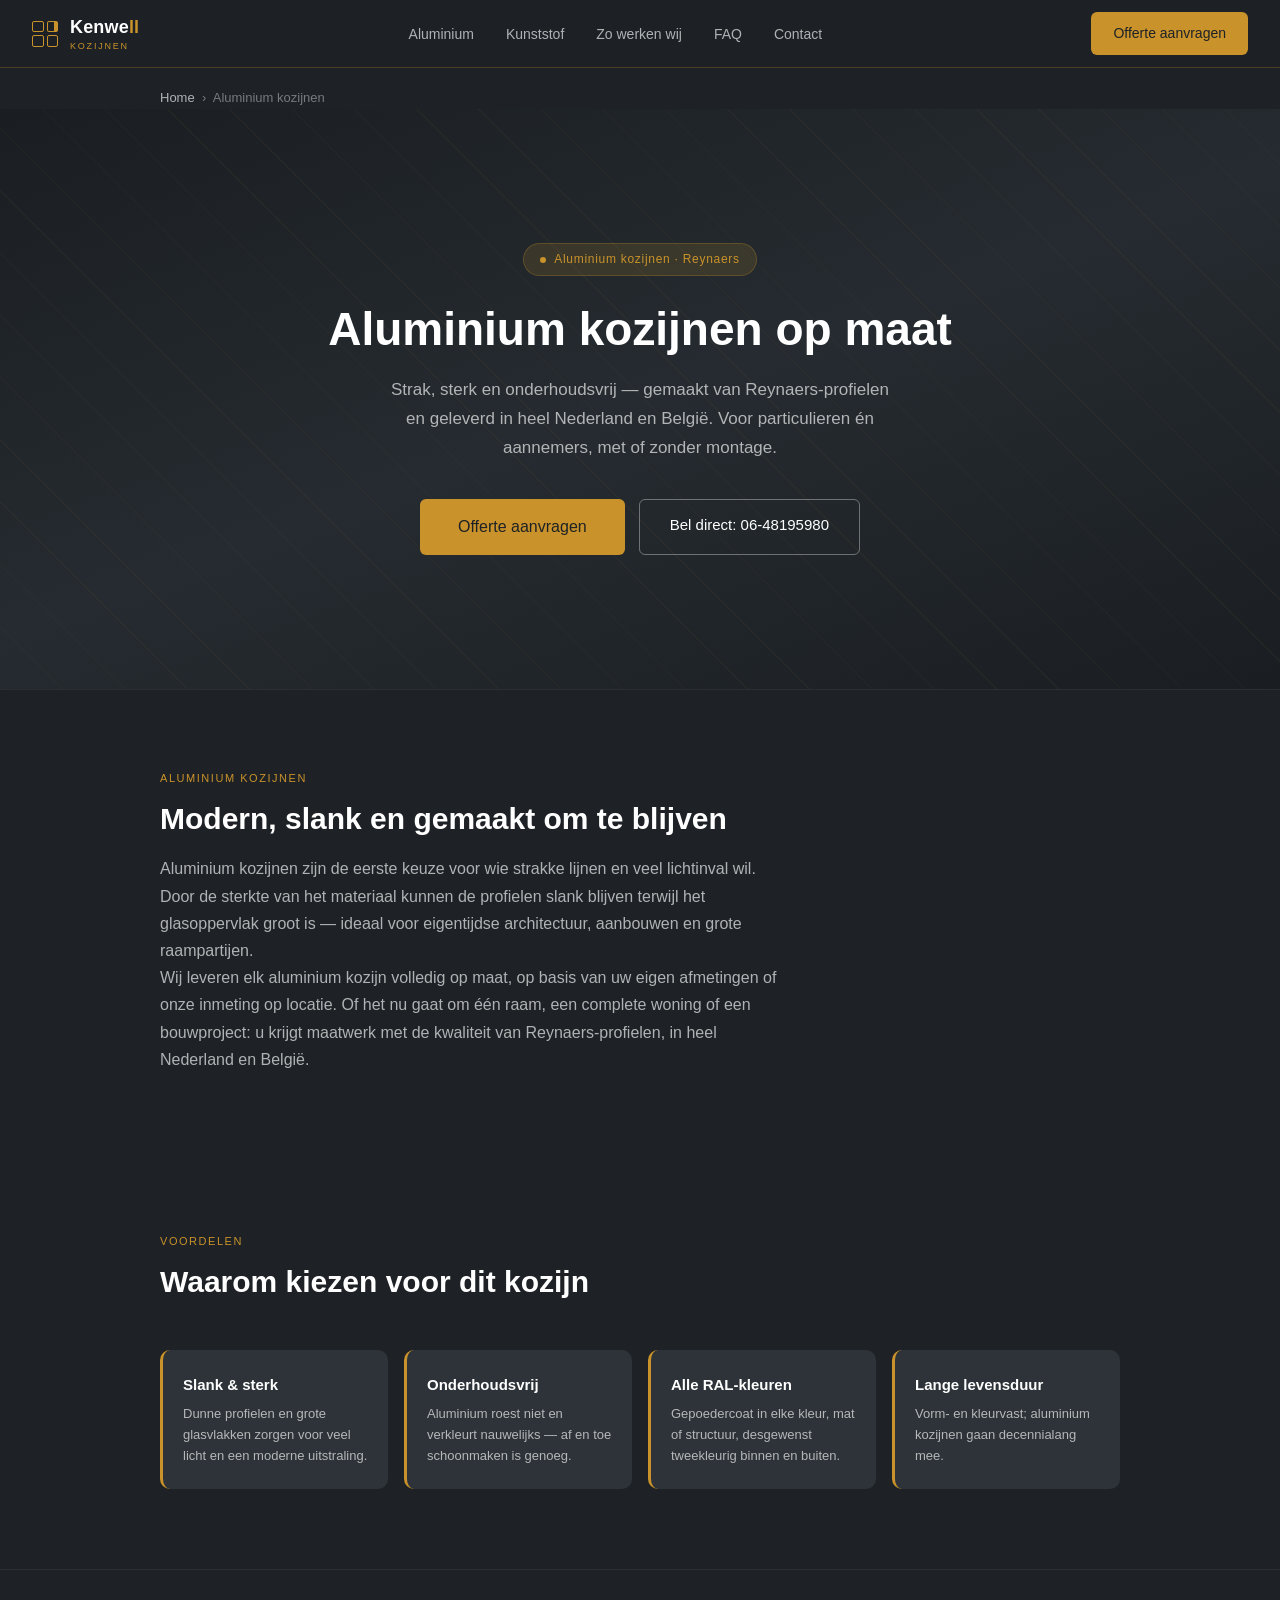
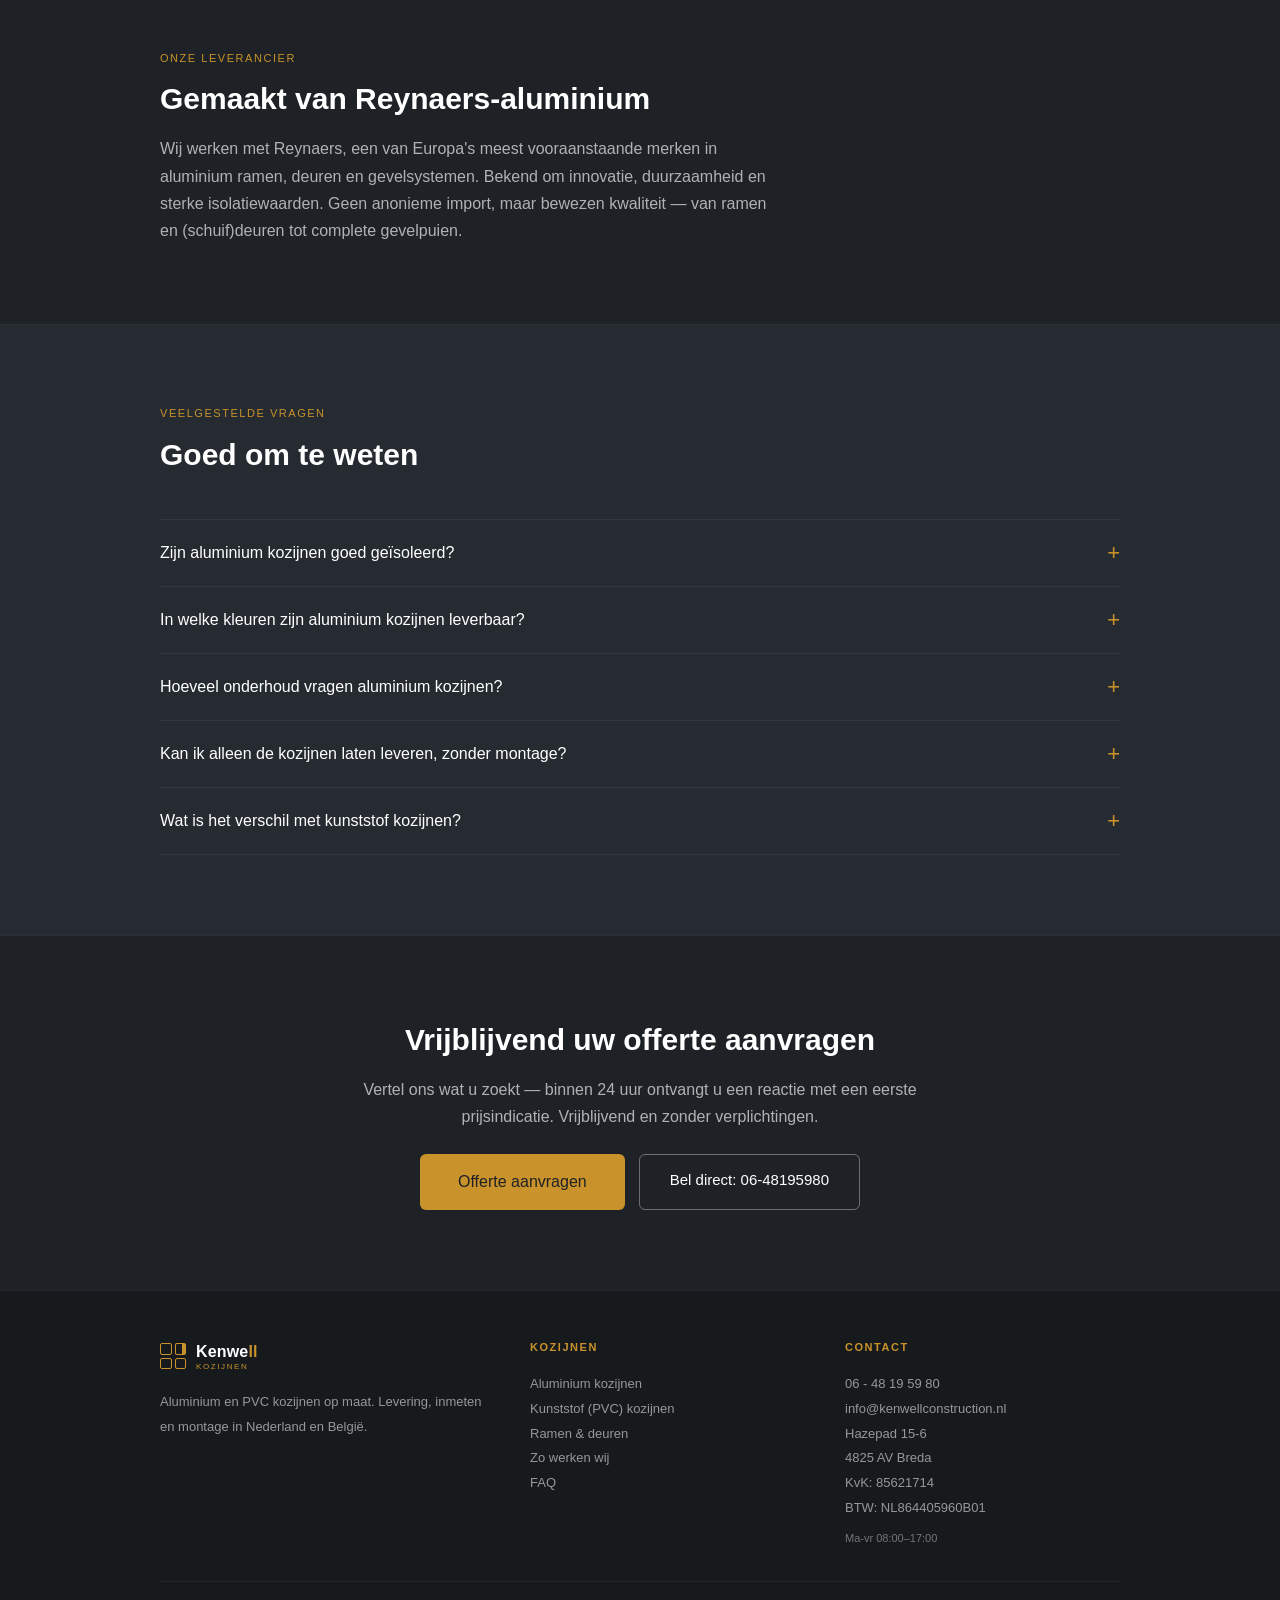
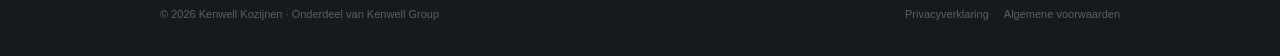
<file: aluminium-kozijnen/index.html>
<!DOCTYPE html>
<html lang="nl">
<head>
  <meta charset="UTF-8" />
  <meta name="viewport" content="width=device-width, initial-scale=1.0" />
  <meta name="description" content="Aluminium kozijnen op maat van Reynaers-profielen: slank, sterk en onderhoudsvrij, in alle RAL-kleuren. Levering (en montage) in heel NL en België. Offerte binnen 24 uur." />
  <link rel="canonical" href="https://kenwellkozijnen.com/aluminium-kozijnen/" />
  <meta property="og:title" content="Aluminium kozijnen op maat | Reynaers-profielen | Kenwell Kozijnen" />
  <meta property="og:description" content="Aluminium kozijnen op maat van Reynaers-profielen: slank, sterk en onderhoudsvrij, in alle RAL-kleuren. Levering (en montage) in heel NL en België. Offerte binnen 24 uur." />
  <meta property="og:type" content="website" />
  <meta property="og:url" content="https://kenwellkozijnen.com/aluminium-kozijnen/" />
  <meta property="og:locale" content="nl_NL" />
  <meta property="og:locale:alternate" content="nl_BE" />
  <meta property="og:image" content="https://kenwellkozijnen.com/og-image.svg" />
  <meta name="twitter:card" content="summary_large_image" />
  <meta name="twitter:image" content="https://kenwellkozijnen.com/og-image.svg" />
  <title>Aluminium kozijnen op maat | Reynaers-profielen | Kenwell Kozijnen</title>
  <link rel="icon" href="data:image/svg+xml,%3Csvg xmlns='http://www.w3.org/2000/svg' viewBox='0 0 32 32'%3E%3Crect width='32' height='32' rx='6' fill='%231e2226'/%3E%3Ctext x='16' y='22' font-family='Segoe UI,Arial' font-size='20' font-weight='700' text-anchor='middle' fill='%23C9922A'%3EK%3C/text%3E%3C/svg%3E" />
  <link rel="stylesheet" href="../styles.css" />
  <script type="application/ld+json">
  {
    "@context": "https://schema.org",
    "@type": "Product",
    "name": "Aluminium kozijnen op maat",
    "description": "Op maat gemaakte aluminium kozijnen van Reynaers-profielen, leverbaar in alle RAL-kleuren. Voor nieuwbouw, renovatie en projecten in Nederland en Belgi\u00eb.",
    "brand": { "@type": "Brand", "name": "Reynaers" },
    "material": "Aluminium",
    "category": "Bouwmaterialen > Kozijnen",
    "offers": { "@type": "Offer", "priceCurrency": "EUR", "availability": "https://schema.org/InStock", "url": "https://kenwellkozijnen.com/aluminium-kozijnen/#cta", "seller": { "@type": "HomeAndConstructionBusiness", "name": "Kenwell Kozijnen", "telephone": "+31648195980" } }
  }
  </script>
  <script type="application/ld+json">
  {
    "@context": "https://schema.org",
    "@type": "BreadcrumbList",
    "itemListElement": [
      { "@type": "ListItem", "position": 1, "name": "Home", "item": "https://kenwellkozijnen.com/" },
      { "@type": "ListItem", "position": 2, "name": "Aluminium kozijnen", "item": "https://kenwellkozijnen.com/aluminium-kozijnen/" }
    ]
  }
  </script>
  <script type="application/ld+json">
  {
    "@context": "https://schema.org",
    "@type": "FAQPage",
    "mainEntity": [
      { "@type": "Question", "name": "Zijn aluminium kozijnen goed ge\u00efsoleerd?", "acceptedAnswer": { "@type": "Answer", "text": "Ja. Moderne Reynaers-profielen zijn thermisch onderbroken, waardoor ze uitstekend isoleren. In combinatie met HR++ of triple glas haalt u hoge isolatiewaarden \u2014 geschikt voor zowel nieuwbouw als renovatie." } },
      { "@type": "Question", "name": "In welke kleuren zijn aluminium kozijnen leverbaar?", "acceptedAnswer": { "@type": "Answer", "text": "In vrijwel elke kleur. Aluminium wordt gepoedercoat in alle RAL-kleuren, in mat, glans of structuur. Ook tweekleurig (een andere kleur binnen dan buiten) is mogelijk." } },
      { "@type": "Question", "name": "Hoeveel onderhoud vragen aluminium kozijnen?", "acceptedAnswer": { "@type": "Answer", "text": "Zeer weinig. Aluminium roest niet en verkleurt nauwelijks; af en toe schoonmaken met water volstaat. Daarom gaan aluminium kozijnen vele decennia mee." } },
      { "@type": "Question", "name": "Kan ik alleen de kozijnen laten leveren, zonder montage?", "acceptedAnswer": { "@type": "Answer", "text": "Ja. Wij leveren op maat in heel Nederland en Belgi\u00eb \u2014 u monteert zelf of met uw eigen ploeg. Wilt u w\u00e9l montage, dan verzorgen wij dat ook. U geeft uw voorkeur aan bij de aanvraag." } },
      { "@type": "Question", "name": "Wat is het verschil met kunststof kozijnen?", "acceptedAnswer": { "@type": "Answer", "text": "Aluminium is slanker en sterker (grotere glasvlakken, strakke uitstraling); kunststof is doorgaans voordeliger met zeer goede isolatie. Lees meer op onze pagina over kunststof (PVC) kozijnen." } }
    ]
  }
  </script>
</head>
<body>
  <nav>
    <a class="nav-logo" aria-label="Kenwell Kozijnen — naar home" href="/">
      <div class="nav-logo-icon"><span></span><span></span><span></span><span></span></div>
      <div>
        <span class="nav-brand-name">Kenwe<em>ll</em></span>
        <span class="nav-brand-sub">KOZIJNEN</span>
      </div>
    </a>
    <ul class="nav-links">
      <li><a href="/aluminium-kozijnen/">Aluminium</a></li>
      <li><a href="/kunststof-kozijnen/">Kunststof</a></li>
      <li><a href="/#proces">Zo werken wij</a></li>
      <li><a href="/#faq">FAQ</a></li>
      <li><a href="/#contact">Contact</a></li>
    </ul>
    <a class="btn btn-gold" href="/#contact">Offerte aanvragen</a>
  </nav>
  <div class="section-inner" style="padding-top:1.25rem;padding-bottom:0;font-size:13px;color:var(--text-subtle);">
    <a href="/" style="color:var(--text-muted);text-decoration:none;">Home</a> &nbsp;›&nbsp; Aluminium kozijnen
  </div>
  <section class="hero" aria-label="Introductie">
    <div class="hero-pattern" aria-hidden="true"></div>
    <div class="hero-content">
      <div class="hero-badge"><span class="hero-badge-dot"></span>Aluminium kozijnen · Reynaers</div>
      <h1>Aluminium kozijnen op maat</h1>
      <p class="hero-sub">Strak, sterk en onderhoudsvrij — gemaakt van Reynaers-profielen en geleverd in heel Nederland en België. Voor particulieren én aannemers, met of zonder montage.</p>
      <div class="hero-ctas">
        <a class="btn btn-gold" href="/#contact">Offerte aanvragen</a>
        <a class="btn btn-outline" href="tel:+31648195980">Bel direct: 06-48195980</a>
      </div>
    </div>
  </section>
  <hr class="divider" />
  <section><div class="section-inner">
      <p class="section-tag">Aluminium kozijnen</p>
      <h2 class="section-title">Modern, slank en gemaakt om te blijven</h2>
      <p class="section-sub">Aluminium kozijnen zijn de eerste keuze voor wie strakke lijnen en veel lichtinval wil. Door de sterkte van het materiaal kunnen de profielen slank blijven terwijl het glasoppervlak groot is — ideaal voor eigentijdse architectuur, aanbouwen en grote raampartijen.</p>
      <p class="section-sub">Wij leveren elk aluminium kozijn volledig op maat, op basis van uw eigen afmetingen of onze inmeting op locatie. Of het nu gaat om één raam, een complete woning of een bouwproject: u krijgt maatwerk met de kwaliteit van Reynaers-profielen, in heel Nederland en België.</p>
    </div></section>
  <section><div class="section-inner">
      <p class="section-tag">Voordelen</p>
      <h2 class="section-title">Waarom kiezen voor dit kozijn</h2>
      <div class="usp-grid">
        <div class="usp-item"><h4>Slank & sterk</h4><p>Dunne profielen en grote glasvlakken zorgen voor veel licht en een moderne uitstraling.</p></div>
        <div class="usp-item"><h4>Onderhoudsvrij</h4><p>Aluminium roest niet en verkleurt nauwelijks — af en toe schoonmaken is genoeg.</p></div>
        <div class="usp-item"><h4>Alle RAL-kleuren</h4><p>Gepoedercoat in elke kleur, mat of structuur, desgewenst tweekleurig binnen en buiten.</p></div>
        <div class="usp-item"><h4>Lange levensduur</h4><p>Vorm- en kleurvast; aluminium kozijnen gaan decennialang mee.</p></div>
      </div>
    </div></section>
  <hr class="divider" />
  <section><div class="section-inner">
      <p class="section-tag">Onze leverancier</p>
      <h2 class="section-title">Gemaakt van Reynaers-aluminium</h2>
      <p class="section-sub">Wij werken met Reynaers, een van Europa's meest vooraanstaande merken in aluminium ramen, deuren en gevelsystemen. Bekend om innovatie, duurzaamheid en sterke isolatiewaarden. Geen anonieme import, maar bewezen kwaliteit — van ramen en (schuif)deuren tot complete gevelpuien.</p>
    </div></section>
  <hr class="divider" />
  <section id="faq" class="faq">
    <div class="section-inner">
      <p class="section-tag">Veelgestelde vragen</p>
      <h2 class="section-title">Goed om te weten</h2>
      <div class="faq-list">
        <div class="faq-item">
          <button class="faq-q" type="button" aria-expanded="false">Zijn aluminium kozijnen goed geïsoleerd?</button>
          <div class="faq-a"><div class="faq-a-inner">Ja. Moderne Reynaers-profielen zijn thermisch onderbroken, waardoor ze uitstekend isoleren. In combinatie met HR++ of triple glas haalt u hoge isolatiewaarden — geschikt voor zowel nieuwbouw als renovatie.</div></div>
        </div>
        <div class="faq-item">
          <button class="faq-q" type="button" aria-expanded="false">In welke kleuren zijn aluminium kozijnen leverbaar?</button>
          <div class="faq-a"><div class="faq-a-inner">In vrijwel elke kleur. Aluminium wordt gepoedercoat in alle RAL-kleuren, in mat, glans of structuur. Ook tweekleurig (een andere kleur binnen dan buiten) is mogelijk.</div></div>
        </div>
        <div class="faq-item">
          <button class="faq-q" type="button" aria-expanded="false">Hoeveel onderhoud vragen aluminium kozijnen?</button>
          <div class="faq-a"><div class="faq-a-inner">Zeer weinig. Aluminium roest niet en verkleurt nauwelijks; af en toe schoonmaken met water volstaat. Daarom gaan aluminium kozijnen vele decennia mee.</div></div>
        </div>
        <div class="faq-item">
          <button class="faq-q" type="button" aria-expanded="false">Kan ik alleen de kozijnen laten leveren, zonder montage?</button>
          <div class="faq-a"><div class="faq-a-inner">Ja. Wij leveren op maat in heel Nederland en België — u monteert zelf of met uw eigen ploeg. Wilt u wél montage, dan verzorgen wij dat ook. U geeft uw voorkeur aan bij de aanvraag.</div></div>
        </div>
        <div class="faq-item">
          <button class="faq-q" type="button" aria-expanded="false">Wat is het verschil met kunststof kozijnen?</button>
          <div class="faq-a"><div class="faq-a-inner">Aluminium is slanker en sterker (grotere glasvlakken, strakke uitstraling); kunststof is doorgaans voordeliger met zeer goede isolatie. Lees meer op onze pagina over kunststof (PVC) kozijnen.</div></div>
        </div>
      </div>
    </div>
  </section>
  <hr class="divider" />
  <section id="cta">
    <div class="section-inner" style="text-align:center;">
      <h2 class="section-title">Vrijblijvend uw offerte aanvragen</h2>
      <p class="section-sub" style="margin-left:auto;margin-right:auto;">Vertel ons wat u zoekt — binnen 24 uur ontvangt u een reactie met een eerste prijsindicatie. Vrijblijvend en zonder verplichtingen.</p>
      <div class="hero-ctas" style="justify-content:center;margin-top:1.5rem;">
        <a class="btn btn-gold" href="/#contact">Offerte aanvragen</a>
        <a class="btn btn-outline" href="tel:+31648195980">Bel direct: 06-48195980</a>
      </div>
    </div>
  </section>
  <footer>
    <div class="footer-inner">
      <div class="footer-col">
        <div class="footer-logo">
          <div class="nav-logo-icon"><span></span><span></span><span></span><span></span></div>
          <div>
            <span class="nav-brand-name" style="font-size:16px;">Kenwe<em>ll</em></span>
            <span class="nav-brand-sub" style="font-size:8px;">KOZIJNEN</span>
          </div>
        </div>
        <p>Aluminium en PVC kozijnen op maat. Levering, inmeten en montage in Nederland en België.</p>
      </div>
      <div class="footer-col">
        <h5>Kozijnen</h5>
        <a href="/aluminium-kozijnen/">Aluminium kozijnen</a>
        <a href="/kunststof-kozijnen/">Kunststof (PVC) kozijnen</a>
        <a href="/#aanbod">Ramen &amp; deuren</a>
        <a href="/#proces">Zo werken wij</a>
        <a href="/#faq">FAQ</a>
      </div>
      <div class="footer-col">
        <h5>Contact</h5>
        <a href="tel:+31648195980">06 - 48 19 59 80</a>
        <a href="mailto:info@kenwellconstruction.nl">info@kenwellconstruction.nl</a>
        <p>Hazepad 15-6<br>4825 AV Breda<br>KvK: 85621714<br>BTW: NL864405960B01</p>
        <p style="font-size:11px; color:rgba(255,255,255,0.4); margin-top:8px;">Ma-vr 08:00–17:00</p>
      </div>
    </div>
    <div class="footer-bottom">
      <p class="footer-copy">© <span id="copyyear">2025</span> Kenwell Kozijnen · Onderdeel van Kenwell Group</p>
      <p class="footer-legal">
        <a href="/#privacy">Privacyverklaring</a>
        <a href="/#voorwaarden">Algemene voorwaarden</a>
      </p>
    </div>
  </footer>
  <script>
    document.querySelectorAll('.faq-q').forEach(function(btn){
      btn.addEventListener('click', function(){
        var open = btn.parentElement.classList.toggle('open');
        btn.setAttribute('aria-expanded', open);
      });
    });
    var cy = document.getElementById('copyyear'); if (cy) cy.textContent = new Date().getFullYear();
  </script>
</body>
</html>
</file>
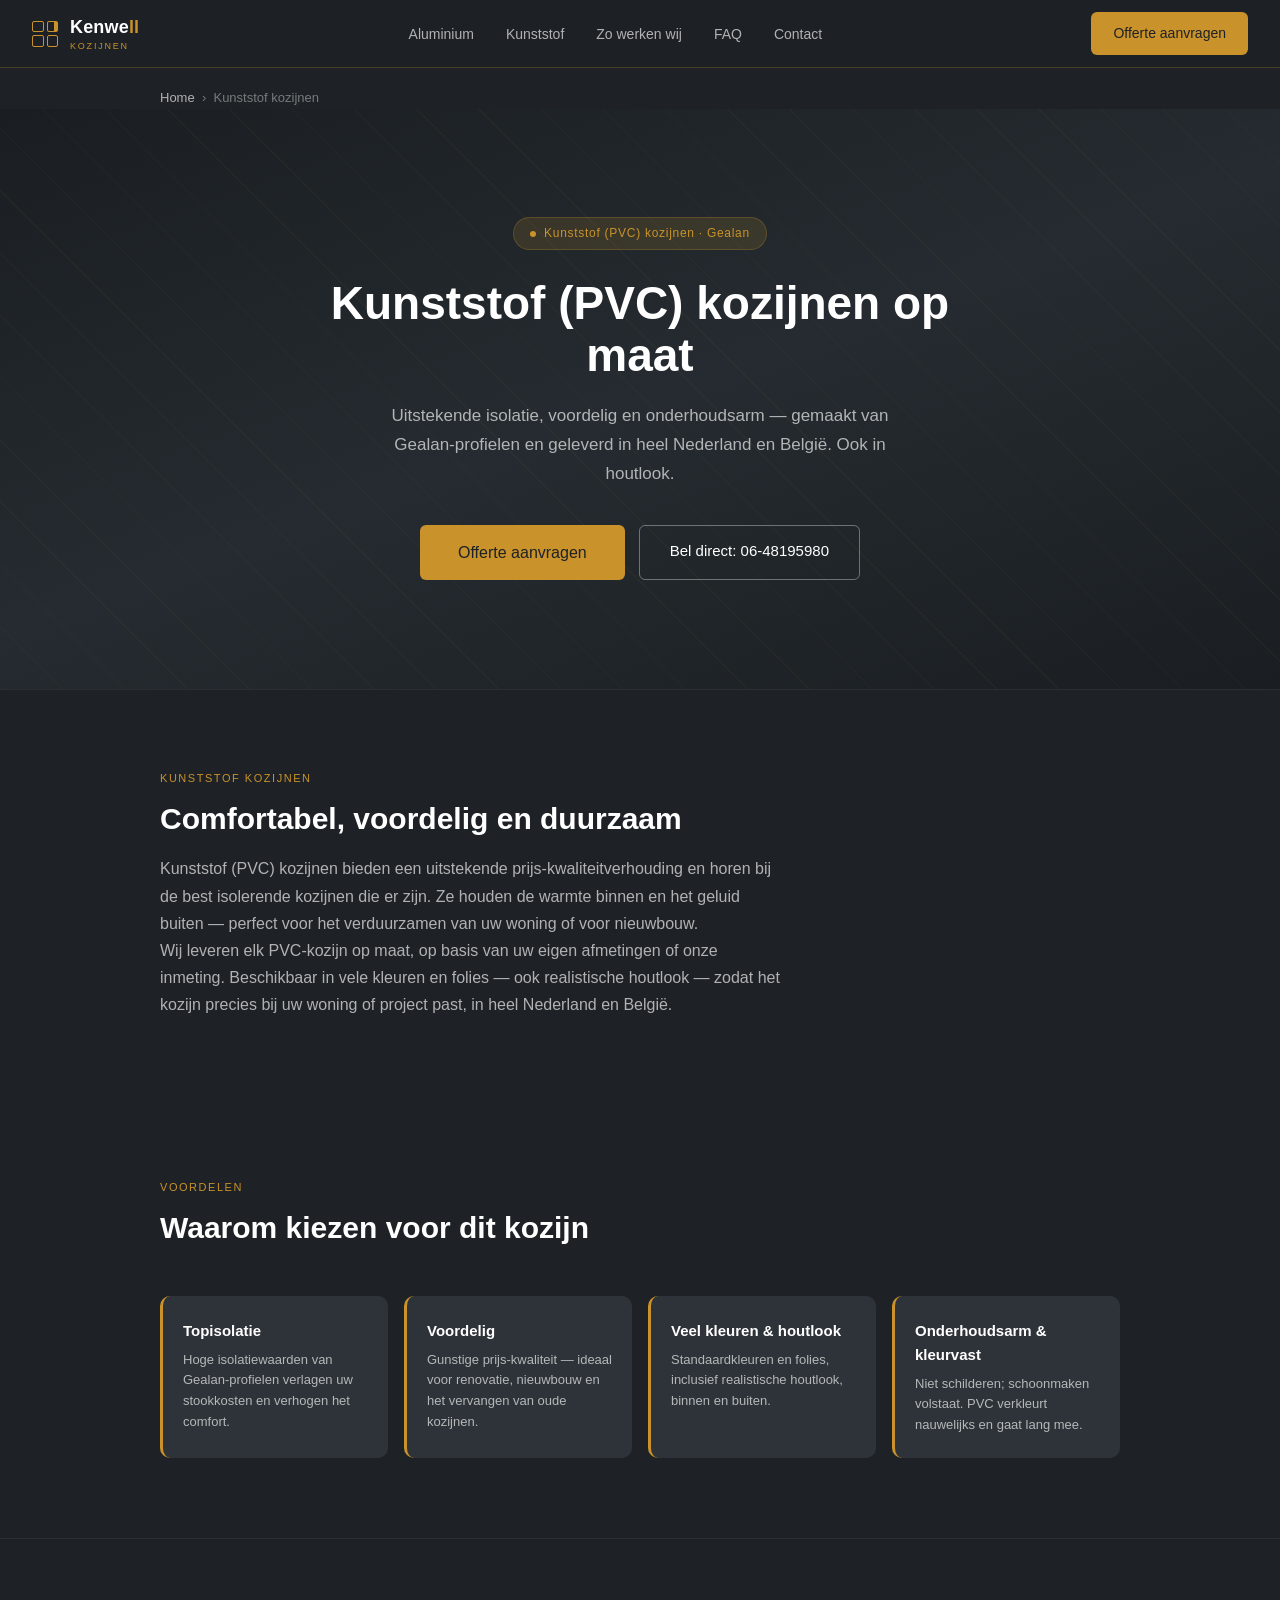
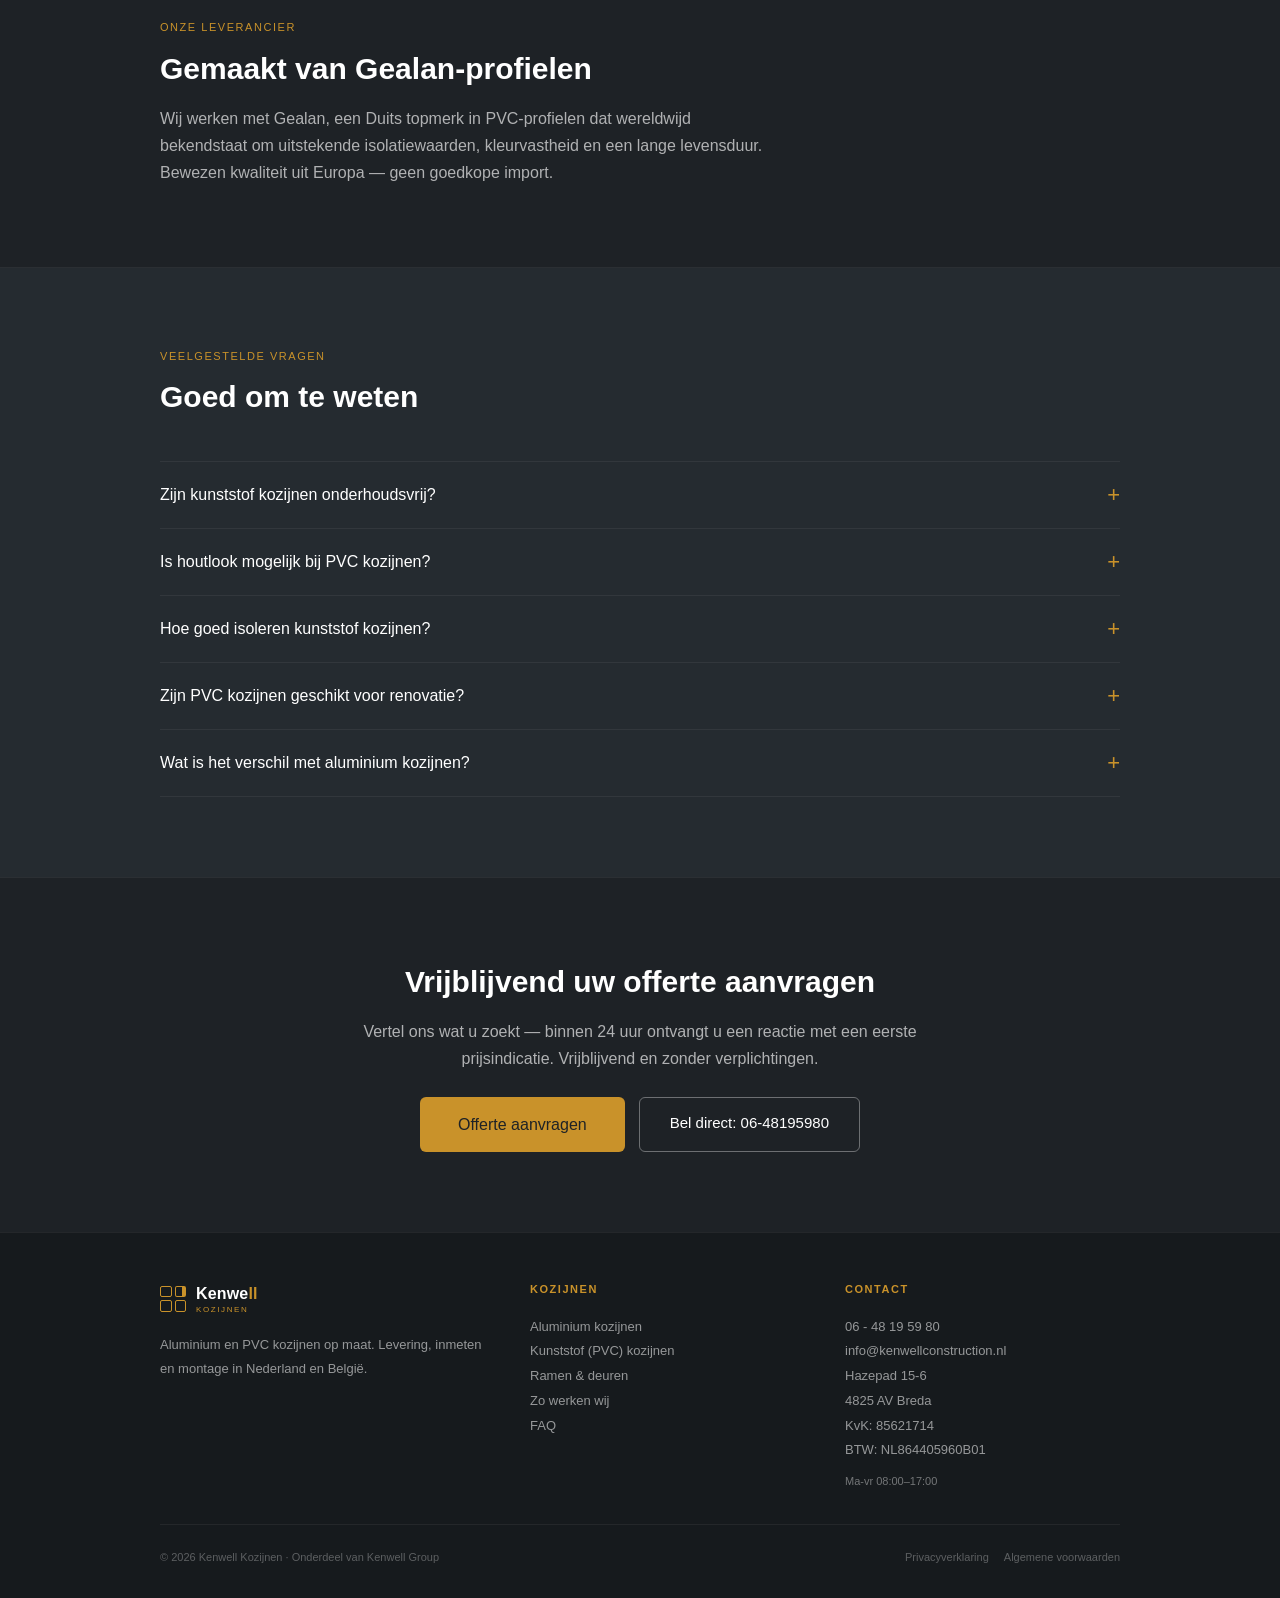
<file: kunststof-kozijnen/index.html>
<!DOCTYPE html>
<html lang="nl">
<head>
  <meta charset="UTF-8" />
  <meta name="viewport" content="width=device-width, initial-scale=1.0" />
  <meta name="description" content="Kunststof (PVC) kozijnen op maat van Gealan: topisolatie, kleurvast en onderhoudsarm, ook in houtlook. Levering (en montage) in heel NL en België. Offerte binnen 24 uur." />
  <link rel="canonical" href="https://kenwellkozijnen.com/kunststof-kozijnen/" />
  <meta property="og:title" content="Kunststof (PVC) kozijnen op maat | Gealan-profielen | Kenwell Kozijnen" />
  <meta property="og:description" content="Kunststof (PVC) kozijnen op maat van Gealan: topisolatie, kleurvast en onderhoudsarm, ook in houtlook. Levering (en montage) in heel NL en België. Offerte binnen 24 uur." />
  <meta property="og:type" content="website" />
  <meta property="og:url" content="https://kenwellkozijnen.com/kunststof-kozijnen/" />
  <meta property="og:locale" content="nl_NL" />
  <meta property="og:locale:alternate" content="nl_BE" />
  <meta property="og:image" content="https://kenwellkozijnen.com/og-image.svg" />
  <meta name="twitter:card" content="summary_large_image" />
  <meta name="twitter:image" content="https://kenwellkozijnen.com/og-image.svg" />
  <title>Kunststof (PVC) kozijnen op maat | Gealan-profielen | Kenwell Kozijnen</title>
  <link rel="icon" href="data:image/svg+xml,%3Csvg xmlns='http://www.w3.org/2000/svg' viewBox='0 0 32 32'%3E%3Crect width='32' height='32' rx='6' fill='%231e2226'/%3E%3Ctext x='16' y='22' font-family='Segoe UI,Arial' font-size='20' font-weight='700' text-anchor='middle' fill='%23C9922A'%3EK%3C/text%3E%3C/svg%3E" />
  <link rel="stylesheet" href="../styles.css" />
  <script type="application/ld+json">
  {
    "@context": "https://schema.org",
    "@type": "Product",
    "name": "Kunststof (PVC) kozijnen op maat",
    "description": "Op maat gemaakte kunststof PVC kozijnen van Gealan-profielen: uitstekende isolatie, kleurvast en duurzaam, ook in houtlook. Levering in Nederland en Belgi\u00eb.",
    "brand": { "@type": "Brand", "name": "Gealan" },
    "material": "PVC",
    "category": "Bouwmaterialen > Kozijnen",
    "offers": { "@type": "Offer", "priceCurrency": "EUR", "availability": "https://schema.org/InStock", "url": "https://kenwellkozijnen.com/kunststof-kozijnen/#cta", "seller": { "@type": "HomeAndConstructionBusiness", "name": "Kenwell Kozijnen", "telephone": "+31648195980" } }
  }
  </script>
  <script type="application/ld+json">
  {
    "@context": "https://schema.org",
    "@type": "BreadcrumbList",
    "itemListElement": [
      { "@type": "ListItem", "position": 1, "name": "Home", "item": "https://kenwellkozijnen.com/" },
      { "@type": "ListItem", "position": 2, "name": "Kunststof kozijnen", "item": "https://kenwellkozijnen.com/kunststof-kozijnen/" }
    ]
  }
  </script>
  <script type="application/ld+json">
  {
    "@context": "https://schema.org",
    "@type": "FAQPage",
    "mainEntity": [
      { "@type": "Question", "name": "Zijn kunststof kozijnen onderhoudsvrij?", "acceptedAnswer": { "@type": "Answer", "text": "Ze zijn onderhoudsarm. PVC verkleurt nauwelijks en hoeft niet geschilderd te worden; af en toe schoonmaken met water houdt ze als nieuw." } },
      { "@type": "Question", "name": "Is houtlook mogelijk bij PVC kozijnen?", "acceptedAnswer": { "@type": "Answer", "text": "Ja. Naast standaardkleuren zijn er vele folies, waaronder realistische houtlook. Zo combineert u de warme uitstraling van hout met het gemak van kunststof." } },
      { "@type": "Question", "name": "Hoe goed isoleren kunststof kozijnen?", "acceptedAnswer": { "@type": "Answer", "text": "Zeer goed. Gealan-profielen hebben uitstekende isolatiewaarden; met HR++ of triple glas bespaart u op stookkosten en verhoogt u het wooncomfort." } },
      { "@type": "Question", "name": "Zijn PVC kozijnen geschikt voor renovatie?", "acceptedAnswer": { "@type": "Answer", "text": "Bij uitstek. Kunststof kozijnen zijn voordelig en duurzaam, ideaal voor het vervangen van oude kozijnen \u00e9n voor nieuwbouw. Wij leveren op maat in heel NL en Belgi\u00eb." } },
      { "@type": "Question", "name": "Wat is het verschil met aluminium kozijnen?", "acceptedAnswer": { "@type": "Answer", "text": "Kunststof is doorgaans voordeliger met topisolatie; aluminium is slanker en sterker voor grote glasvlakken. Lees meer op onze pagina over aluminium kozijnen." } }
    ]
  }
  </script>
</head>
<body>
  <nav>
    <a class="nav-logo" aria-label="Kenwell Kozijnen — naar home" href="/">
      <div class="nav-logo-icon"><span></span><span></span><span></span><span></span></div>
      <div>
        <span class="nav-brand-name">Kenwe<em>ll</em></span>
        <span class="nav-brand-sub">KOZIJNEN</span>
      </div>
    </a>
    <ul class="nav-links">
      <li><a href="/aluminium-kozijnen/">Aluminium</a></li>
      <li><a href="/kunststof-kozijnen/">Kunststof</a></li>
      <li><a href="/#proces">Zo werken wij</a></li>
      <li><a href="/#faq">FAQ</a></li>
      <li><a href="/#contact">Contact</a></li>
    </ul>
    <a class="btn btn-gold" href="/#contact">Offerte aanvragen</a>
  </nav>
  <div class="section-inner" style="padding-top:1.25rem;padding-bottom:0;font-size:13px;color:var(--text-subtle);">
    <a href="/" style="color:var(--text-muted);text-decoration:none;">Home</a> &nbsp;›&nbsp; Kunststof kozijnen
  </div>
  <section class="hero" aria-label="Introductie">
    <div class="hero-pattern" aria-hidden="true"></div>
    <div class="hero-content">
      <div class="hero-badge"><span class="hero-badge-dot"></span>Kunststof (PVC) kozijnen · Gealan</div>
      <h1>Kunststof (PVC) kozijnen op maat</h1>
      <p class="hero-sub">Uitstekende isolatie, voordelig en onderhoudsarm — gemaakt van Gealan-profielen en geleverd in heel Nederland en België. Ook in houtlook.</p>
      <div class="hero-ctas">
        <a class="btn btn-gold" href="/#contact">Offerte aanvragen</a>
        <a class="btn btn-outline" href="tel:+31648195980">Bel direct: 06-48195980</a>
      </div>
    </div>
  </section>
  <hr class="divider" />
  <section><div class="section-inner">
      <p class="section-tag">Kunststof kozijnen</p>
      <h2 class="section-title">Comfortabel, voordelig en duurzaam</h2>
      <p class="section-sub">Kunststof (PVC) kozijnen bieden een uitstekende prijs-kwaliteitverhouding en horen bij de best isolerende kozijnen die er zijn. Ze houden de warmte binnen en het geluid buiten — perfect voor het verduurzamen van uw woning of voor nieuwbouw.</p>
      <p class="section-sub">Wij leveren elk PVC-kozijn op maat, op basis van uw eigen afmetingen of onze inmeting. Beschikbaar in vele kleuren en folies — ook realistische houtlook — zodat het kozijn precies bij uw woning of project past, in heel Nederland en België.</p>
    </div></section>
  <section><div class="section-inner">
      <p class="section-tag">Voordelen</p>
      <h2 class="section-title">Waarom kiezen voor dit kozijn</h2>
      <div class="usp-grid">
        <div class="usp-item"><h4>Topisolatie</h4><p>Hoge isolatiewaarden van Gealan-profielen verlagen uw stookkosten en verhogen het comfort.</p></div>
        <div class="usp-item"><h4>Voordelig</h4><p>Gunstige prijs-kwaliteit — ideaal voor renovatie, nieuwbouw en het vervangen van oude kozijnen.</p></div>
        <div class="usp-item"><h4>Veel kleuren & houtlook</h4><p>Standaardkleuren en folies, inclusief realistische houtlook, binnen en buiten.</p></div>
        <div class="usp-item"><h4>Onderhoudsarm & kleurvast</h4><p>Niet schilderen; schoonmaken volstaat. PVC verkleurt nauwelijks en gaat lang mee.</p></div>
      </div>
    </div></section>
  <hr class="divider" />
  <section><div class="section-inner">
      <p class="section-tag">Onze leverancier</p>
      <h2 class="section-title">Gemaakt van Gealan-profielen</h2>
      <p class="section-sub">Wij werken met Gealan, een Duits topmerk in PVC-profielen dat wereldwijd bekendstaat om uitstekende isolatiewaarden, kleurvastheid en een lange levensduur. Bewezen kwaliteit uit Europa — geen goedkope import.</p>
    </div></section>
  <hr class="divider" />
  <section id="faq" class="faq">
    <div class="section-inner">
      <p class="section-tag">Veelgestelde vragen</p>
      <h2 class="section-title">Goed om te weten</h2>
      <div class="faq-list">
        <div class="faq-item">
          <button class="faq-q" type="button" aria-expanded="false">Zijn kunststof kozijnen onderhoudsvrij?</button>
          <div class="faq-a"><div class="faq-a-inner">Ze zijn onderhoudsarm. PVC verkleurt nauwelijks en hoeft niet geschilderd te worden; af en toe schoonmaken met water houdt ze als nieuw.</div></div>
        </div>
        <div class="faq-item">
          <button class="faq-q" type="button" aria-expanded="false">Is houtlook mogelijk bij PVC kozijnen?</button>
          <div class="faq-a"><div class="faq-a-inner">Ja. Naast standaardkleuren zijn er vele folies, waaronder realistische houtlook. Zo combineert u de warme uitstraling van hout met het gemak van kunststof.</div></div>
        </div>
        <div class="faq-item">
          <button class="faq-q" type="button" aria-expanded="false">Hoe goed isoleren kunststof kozijnen?</button>
          <div class="faq-a"><div class="faq-a-inner">Zeer goed. Gealan-profielen hebben uitstekende isolatiewaarden; met HR++ of triple glas bespaart u op stookkosten en verhoogt u het wooncomfort.</div></div>
        </div>
        <div class="faq-item">
          <button class="faq-q" type="button" aria-expanded="false">Zijn PVC kozijnen geschikt voor renovatie?</button>
          <div class="faq-a"><div class="faq-a-inner">Bij uitstek. Kunststof kozijnen zijn voordelig en duurzaam, ideaal voor het vervangen van oude kozijnen én voor nieuwbouw. Wij leveren op maat in heel NL en België.</div></div>
        </div>
        <div class="faq-item">
          <button class="faq-q" type="button" aria-expanded="false">Wat is het verschil met aluminium kozijnen?</button>
          <div class="faq-a"><div class="faq-a-inner">Kunststof is doorgaans voordeliger met topisolatie; aluminium is slanker en sterker voor grote glasvlakken. Lees meer op onze pagina over aluminium kozijnen.</div></div>
        </div>
      </div>
    </div>
  </section>
  <hr class="divider" />
  <section id="cta">
    <div class="section-inner" style="text-align:center;">
      <h2 class="section-title">Vrijblijvend uw offerte aanvragen</h2>
      <p class="section-sub" style="margin-left:auto;margin-right:auto;">Vertel ons wat u zoekt — binnen 24 uur ontvangt u een reactie met een eerste prijsindicatie. Vrijblijvend en zonder verplichtingen.</p>
      <div class="hero-ctas" style="justify-content:center;margin-top:1.5rem;">
        <a class="btn btn-gold" href="/#contact">Offerte aanvragen</a>
        <a class="btn btn-outline" href="tel:+31648195980">Bel direct: 06-48195980</a>
      </div>
    </div>
  </section>
  <footer>
    <div class="footer-inner">
      <div class="footer-col">
        <div class="footer-logo">
          <div class="nav-logo-icon"><span></span><span></span><span></span><span></span></div>
          <div>
            <span class="nav-brand-name" style="font-size:16px;">Kenwe<em>ll</em></span>
            <span class="nav-brand-sub" style="font-size:8px;">KOZIJNEN</span>
          </div>
        </div>
        <p>Aluminium en PVC kozijnen op maat. Levering, inmeten en montage in Nederland en België.</p>
      </div>
      <div class="footer-col">
        <h5>Kozijnen</h5>
        <a href="/aluminium-kozijnen/">Aluminium kozijnen</a>
        <a href="/kunststof-kozijnen/">Kunststof (PVC) kozijnen</a>
        <a href="/#aanbod">Ramen &amp; deuren</a>
        <a href="/#proces">Zo werken wij</a>
        <a href="/#faq">FAQ</a>
      </div>
      <div class="footer-col">
        <h5>Contact</h5>
        <a href="tel:+31648195980">06 - 48 19 59 80</a>
        <a href="mailto:info@kenwellconstruction.nl">info@kenwellconstruction.nl</a>
        <p>Hazepad 15-6<br>4825 AV Breda<br>KvK: 85621714<br>BTW: NL864405960B01</p>
        <p style="font-size:11px; color:rgba(255,255,255,0.4); margin-top:8px;">Ma-vr 08:00–17:00</p>
      </div>
    </div>
    <div class="footer-bottom">
      <p class="footer-copy">© <span id="copyyear">2025</span> Kenwell Kozijnen · Onderdeel van Kenwell Group</p>
      <p class="footer-legal">
        <a href="/#privacy">Privacyverklaring</a>
        <a href="/#voorwaarden">Algemene voorwaarden</a>
      </p>
    </div>
  </footer>
  <script>
    document.querySelectorAll('.faq-q').forEach(function(btn){
      btn.addEventListener('click', function(){
        var open = btn.parentElement.classList.toggle('open');
        btn.setAttribute('aria-expanded', open);
      });
    });
    var cy = document.getElementById('copyyear'); if (cy) cy.textContent = new Date().getFullYear();
  </script>
</body>
</html>
</file>
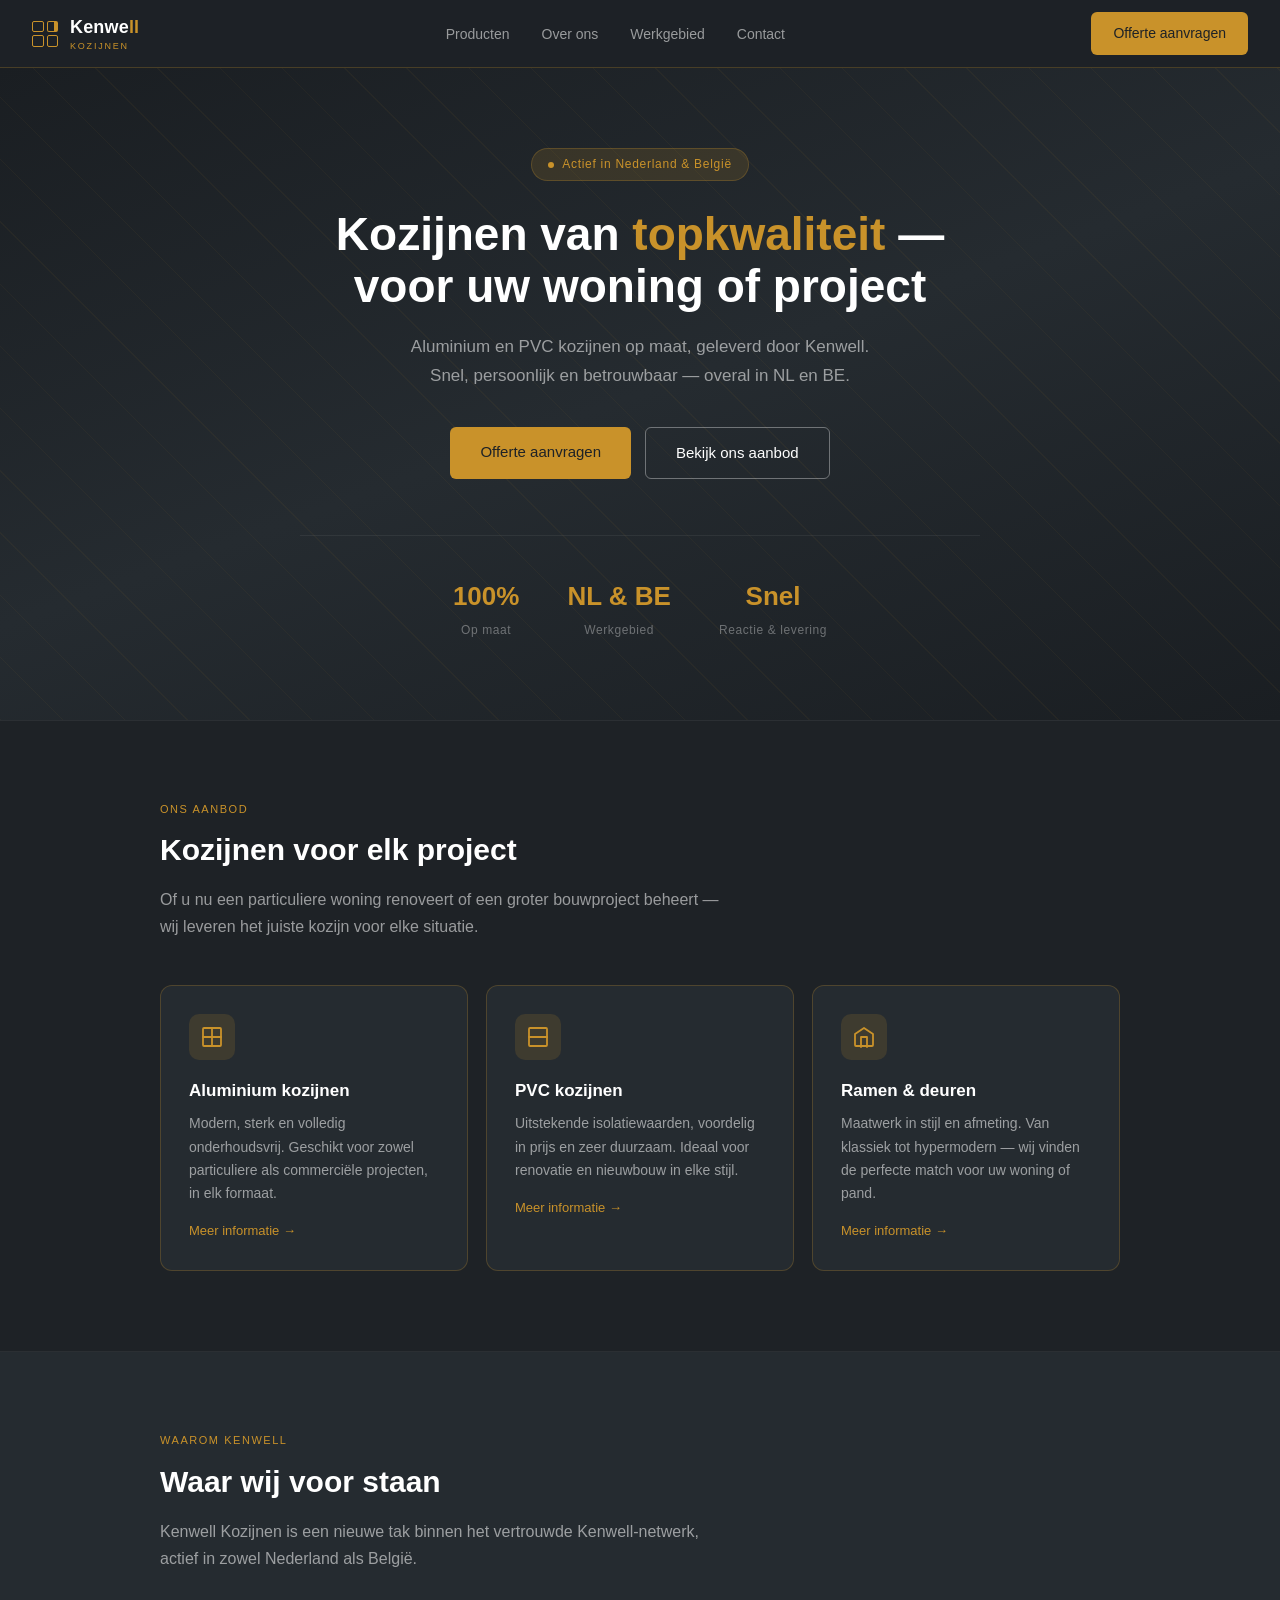
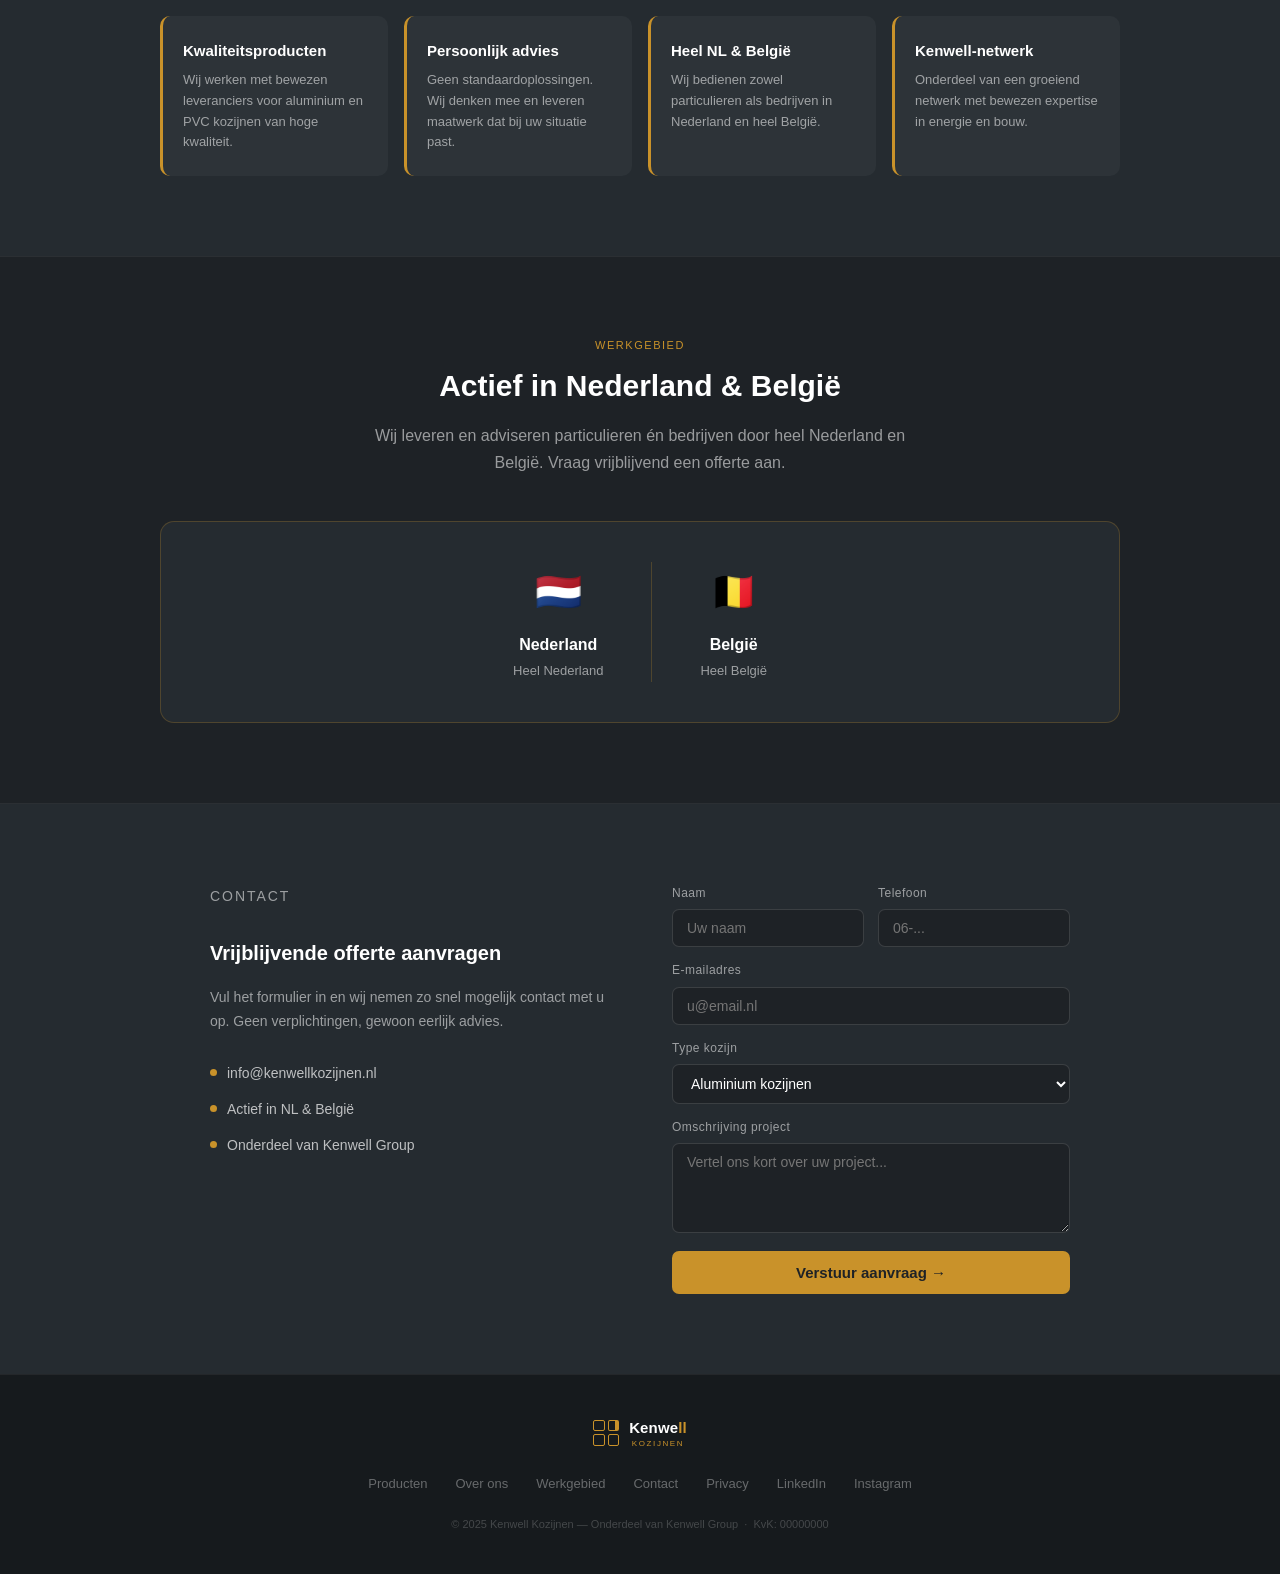
<file: kenwell_kozijnen_html.html>
<!DOCTYPE html>
<html lang="nl">
<head>
  <meta charset="UTF-8" />
  <meta name="viewport" content="width=device-width, initial-scale=1.0" />
  <meta name="description" content="Kenwell Kozijnen — Aluminium en PVC kozijnen op maat, geleverd in heel Nederland en België. Vraag vrijblijvend een offerte aan." />
  <meta name="keywords" content="kozijnen, aluminium kozijnen, PVC kozijnen, ramen, deuren, Nederland, België, Kenwell" />
  <meta property="og:title" content="Kenwell Kozijnen | Aluminium & PVC kozijnen in NL & België" />
  <meta property="og:description" content="Kozijnen van topkwaliteit voor uw woning of project. Actief in heel Nederland en België." />
  <meta property="og:type" content="website" />
  <title>Kenwell Kozijnen | Aluminium & PVC kozijnen in NL & België</title>

  <!-- Schema.org structured data voor AI & Google -->
  <script type="application/ld+json">
  {
    "@context": "https://schema.org",
    "@type": "LocalBusiness",
    "name": "Kenwell Kozijnen",
    "description": "Leverancier van aluminium en PVC kozijnen voor particulieren en bedrijven in Nederland en België.",
    "url": "https://www.kenwellkozijnen.nl",
    "email": "info@kenwellkozijnen.nl",
    "areaServed": ["NL", "BE"],
    "sameAs": [
      "https://www.linkedin.com/company/kenwell-kozijnen",
      "https://www.instagram.com/kenwellkozijnen"
    ]
  }
  </script>

  <style>
    *, *::before, *::after { margin: 0; padding: 0; box-sizing: border-box; }

    :root {
      --gold: #C9922A;
      --gold-light: rgba(201, 146, 42, 0.15);
      --gold-border: rgba(201, 146, 42, 0.25);
      --dark: #1e2226;
      --dark2: #252b30;
      --dark3: #2d3338;
      --dark4: #161a1d;
      --text: #ffffff;
      --text-muted: rgba(255,255,255,0.55);
      --text-subtle: rgba(255,255,255,0.35);
      --divider: rgba(255,255,255,0.06);
    }

    html { scroll-behavior: smooth; }

    body {
      font-family: -apple-system, BlinkMacSystemFont, 'Segoe UI', Roboto, sans-serif;
      background: var(--dark);
      color: var(--text);
      line-height: 1.6;
    }

    /* ── NAVIGATION ── */
    nav {
      position: sticky;
      top: 0;
      z-index: 100;
      background: rgba(30, 34, 38, 0.92);
      backdrop-filter: blur(10px);
      border-bottom: 1px solid var(--gold-border);
      padding: 0 2rem;
      display: flex;
      align-items: center;
      justify-content: space-between;
      height: 68px;
    }

    .nav-logo { display: flex; align-items: center; gap: 12px; text-decoration: none; }

    .nav-logo-icon {
      display: grid;
      grid-template-columns: 1fr 1fr;
      gap: 3px;
      width: 26px;
      height: 26px;
    }
    .nav-logo-icon span {
      border: 1.8px solid var(--gold);
      border-radius: 2px;
      display: block;
    }
    .nav-logo-icon span:nth-child(2) { border-right-width: 4px; }

    .nav-brand-name {
      font-size: 18px;
      font-weight: 600;
      color: #fff;
      letter-spacing: 0.01em;
    }
    .nav-brand-name em { color: var(--gold); font-style: normal; }
    .nav-brand-sub {
      font-size: 9px;
      letter-spacing: 0.2em;
      color: var(--gold);
      display: block;
      margin-top: -3px;
    }

    .nav-links { display: flex; gap: 2rem; align-items: center; list-style: none; }
    .nav-links a {
      font-size: 14px;
      color: var(--text-muted);
      text-decoration: none;
      transition: color 0.2s;
    }
    .nav-links a:hover { color: #fff; }

    .btn {
      display: inline-block;
      padding: 10px 22px;
      border-radius: 6px;
      font-size: 14px;
      font-weight: 500;
      cursor: pointer;
      border: none;
      text-decoration: none;
      transition: opacity 0.2s, background 0.2s;
    }
    .btn-gold { background: var(--gold); color: #1e2226; }
    .btn-gold:hover { opacity: 0.88; }
    .btn-outline {
      background: transparent;
      color: #fff;
      border: 1.5px solid rgba(255,255,255,0.35);
    }
    .btn-outline:hover { border-color: #fff; }

    /* ── HERO ── */
    .hero {
      min-height: 580px;
      display: flex;
      align-items: center;
      justify-content: center;
      text-align: center;
      padding: 5rem 2rem;
      position: relative;
      overflow: hidden;
      background: linear-gradient(160deg, #1a1e22 0%, #252b30 50%, #1a1e22 100%);
    }
    .hero-pattern {
      position: absolute;
      inset: 0;
      opacity: 0.05;
      background-image: repeating-linear-gradient(
        45deg,
        var(--gold) 0px, var(--gold) 1px,
        transparent 1px, transparent 44px
      );
    }
    .hero-content { position: relative; z-index: 1; max-width: 680px; }

    .hero-badge {
      display: inline-flex;
      align-items: center;
      gap: 8px;
      background: var(--gold-light);
      border: 1px solid var(--gold-border);
      border-radius: 20px;
      padding: 6px 16px;
      font-size: 12px;
      color: var(--gold);
      letter-spacing: 0.06em;
      margin-bottom: 1.75rem;
    }
    .hero-badge-dot {
      width: 6px; height: 6px;
      background: var(--gold);
      border-radius: 50%;
    }

    .hero h1 {
      font-size: 46px;
      font-weight: 600;
      line-height: 1.13;
      margin-bottom: 1.25rem;
    }
    .hero h1 em { color: var(--gold); font-style: normal; }

    .hero-sub {
      font-size: 17px;
      color: var(--text-muted);
      max-width: 480px;
      margin: 0 auto 2.25rem;
      line-height: 1.7;
    }

    .hero-ctas { display: flex; gap: 14px; justify-content: center; flex-wrap: wrap; }
    .hero-ctas .btn { font-size: 15px; padding: 13px 30px; }

    .hero-stats {
      display: flex;
      gap: 3rem;
      justify-content: center;
      margin-top: 3.5rem;
      padding-top: 2.5rem;
      border-top: 1px solid var(--divider);
      flex-wrap: wrap;
    }
    .stat-num { font-size: 26px; font-weight: 600; color: var(--gold); }
    .stat-label { font-size: 12px; color: var(--text-subtle); margin-top: 3px; letter-spacing: 0.05em; }

    /* ── SECTIONS ── */
    section { padding: 5rem 2rem; }
    .section-inner { max-width: 960px; margin: 0 auto; }
    .section-tag {
      font-size: 11px;
      letter-spacing: 0.14em;
      color: var(--gold);
      text-transform: uppercase;
      margin-bottom: 0.5rem;
    }
    .section-title { font-size: 30px; font-weight: 600; margin-bottom: 0.75rem; }
    .section-sub {
      font-size: 16px;
      color: var(--text-muted);
      line-height: 1.7;
      max-width: 560px;
    }
    .divider { border: none; border-top: 1px solid var(--divider); }

    /* ── PRODUCTS ── */
    .products-grid {
      display: grid;
      grid-template-columns: repeat(auto-fit, minmax(240px, 1fr));
      gap: 18px;
      margin-top: 2.75rem;
    }
    .product-card {
      background: var(--dark2);
      border: 1px solid var(--gold-border);
      border-radius: 12px;
      padding: 1.75rem;
      transition: border-color 0.25s, transform 0.25s;
      cursor: pointer;
    }
    .product-card:hover {
      border-color: rgba(201,146,42,0.6);
      transform: translateY(-3px);
    }
    .product-icon {
      width: 46px; height: 46px;
      background: var(--gold-light);
      border-radius: 10px;
      display: flex;
      align-items: center;
      justify-content: center;
      margin-bottom: 1.1rem;
    }
    .product-card h3 { font-size: 17px; font-weight: 600; margin-bottom: 0.5rem; }
    .product-card p { font-size: 14px; color: var(--text-muted); line-height: 1.65; }
    .product-link {
      display: inline-block;
      font-size: 13px;
      color: var(--gold);
      margin-top: 1rem;
      text-decoration: none;
    }
    .product-link:hover { text-decoration: underline; }

    /* ── USPs ── */
    .usps { background: var(--dark2); }
    .usp-grid {
      display: grid;
      grid-template-columns: repeat(auto-fit, minmax(210px, 1fr));
      gap: 16px;
      margin-top: 2.75rem;
    }
    .usp-item {
      padding: 1.4rem 1.25rem;
      border-radius: 10px;
      background: var(--dark3);
      border-left: 3px solid var(--gold);
    }
    .usp-item h4 { font-size: 15px; font-weight: 600; margin-bottom: 0.45rem; }
    .usp-item p { font-size: 13px; color: var(--text-muted); line-height: 1.6; }

    /* ── WERKGEBIED ── */
    .werkgebied { text-align: center; }
    .werkgebied .section-sub { margin: 0 auto; }
    .map-card {
      background: var(--dark2);
      border: 1px solid var(--gold-border);
      border-radius: 14px;
      padding: 2.5rem;
      display: flex;
      gap: 3rem;
      justify-content: center;
      margin-top: 2.75rem;
      flex-wrap: wrap;
    }
    .map-divider { width: 1px; background: var(--gold-border); align-self: stretch; }
    .map-country { text-align: center; }
    .country-flag { font-size: 38px; margin-bottom: 0.6rem; }
    .country-name { font-size: 16px; font-weight: 600; }
    .country-desc { font-size: 13px; color: var(--text-muted); margin-top: 4px; }

    /* ── CONTACT ── */
    .contact-section { background: var(--dark2); }
    .contact-inner {
      display: grid;
      grid-template-columns: 1fr 1fr;
      gap: 4rem;
      max-width: 860px;
      margin: 0 auto;
    }
    .contact-info h3 { font-size: 20px; font-weight: 600; margin-bottom: 1rem; }
    .contact-info p { font-size: 14px; color: var(--text-muted); line-height: 1.75; margin-bottom: 1.75rem; }
    .contact-detail {
      display: flex;
      align-items: center;
      gap: 10px;
      margin-bottom: 0.85rem;
      font-size: 14px;
      color: rgba(255,255,255,0.7);
    }
    .contact-detail-dot { width: 7px; height: 7px; background: var(--gold); border-radius: 50%; flex-shrink: 0; }

    .contact-form { display: flex; flex-direction: column; gap: 14px; }
    .form-row { display: grid; grid-template-columns: 1fr 1fr; gap: 14px; }
    .form-field { display: flex; flex-direction: column; gap: 6px; }
    .form-field label { font-size: 12px; color: var(--text-muted); letter-spacing: 0.04em; }
    .form-field input,
    .form-field select,
    .form-field textarea {
      background: var(--dark);
      border: 1px solid rgba(255,255,255,0.13);
      border-radius: 7px;
      padding: 10px 14px;
      color: #fff;
      font-size: 14px;
      font-family: inherit;
      outline: none;
      transition: border-color 0.2s;
      width: 100%;
    }
    .form-field input:focus,
    .form-field select:focus,
    .form-field textarea:focus { border-color: var(--gold); }
    .form-field select option { background: var(--dark); }
    .form-field textarea { resize: vertical; min-height: 90px; }

    .submit-btn {
      background: var(--gold);
      color: #1e2226;
      font-size: 15px;
      font-weight: 600;
      padding: 13px;
      border-radius: 7px;
      border: none;
      cursor: pointer;
      transition: opacity 0.2s;
      margin-top: 4px;
      width: 100%;
    }
    .submit-btn:hover { opacity: 0.88; }

    /* ── FOOTER ── */
    footer {
      background: var(--dark4);
      border-top: 1px solid var(--divider);
      padding: 2.5rem 2rem;
      text-align: center;
    }
    .footer-logo {
      display: flex;
      align-items: center;
      gap: 10px;
      justify-content: center;
      margin-bottom: 1.25rem;
    }
    .footer-links {
      display: flex;
      gap: 1.75rem;
      justify-content: center;
      flex-wrap: wrap;
      list-style: none;
      margin-bottom: 1.25rem;
    }
    .footer-links a { font-size: 13px; color: var(--text-subtle); text-decoration: none; transition: color 0.2s; }
    .footer-links a:hover { color: rgba(255,255,255,0.7); }
    .footer-copy { font-size: 11px; color: rgba(255,255,255,0.2); }

    /* ── RESPONSIVE ── */
    @media (max-width: 768px) {
      nav { padding: 0 1.25rem; }
      .nav-links { display: none; }
      .hero h1 { font-size: 30px; }
      .hero-sub { font-size: 15px; }
      .contact-inner { grid-template-columns: 1fr; gap: 2.5rem; }
      .form-row { grid-template-columns: 1fr; }
      .hero-stats { gap: 1.75rem; }
    }
  </style>
</head>
<body>

  <!-- ── NAVIGATIE ── -->
  <nav>
    <a class="nav-logo" href="#">
      <div class="nav-logo-icon">
        <span></span><span></span><span></span><span></span>
      </div>
      <div>
        <span class="nav-brand-name">Kenwe<em>ll</em></span>
        <span class="nav-brand-sub">KOZIJNEN</span>
      </div>
    </a>
    <ul class="nav-links">
      <li><a href="#aanbod">Producten</a></li>
      <li><a href="#waarom">Over ons</a></li>
      <li><a href="#werkgebied">Werkgebied</a></li>
      <li><a href="#contact">Contact</a></li>
    </ul>
    <a class="btn btn-gold" href="#contact">Offerte aanvragen</a>
  </nav>

  <!-- ── HERO ── -->
  <section class="hero" aria-label="Introductie">
    <div class="hero-pattern" aria-hidden="true"></div>
    <div class="hero-content">
      <div class="hero-badge">
        <span class="hero-badge-dot"></span>
        Actief in Nederland & België
      </div>
      <h1>Kozijnen van <em>topkwaliteit</em> — voor uw woning of project</h1>
      <p class="hero-sub">Aluminium en PVC kozijnen op maat, geleverd door Kenwell. Snel, persoonlijk en betrouwbaar — overal in NL en BE.</p>
      <div class="hero-ctas">
        <a class="btn btn-gold" href="#contact">Offerte aanvragen</a>
        <a class="btn btn-outline" href="#aanbod">Bekijk ons aanbod</a>
      </div>
      <div class="hero-stats">
        <div>
          <div class="stat-num">100%</div>
          <div class="stat-label">Op maat</div>
        </div>
        <div>
          <div class="stat-num">NL & BE</div>
          <div class="stat-label">Werkgebied</div>
        </div>
        <div>
          <div class="stat-num">Snel</div>
          <div class="stat-label">Reactie & levering</div>
        </div>
      </div>
    </div>
  </section>

  <hr class="divider" />

  <!-- ── PRODUCTEN ── -->
  <section id="aanbod">
    <div class="section-inner">
      <p class="section-tag">Ons aanbod</p>
      <h2 class="section-title">Kozijnen voor elk project</h2>
      <p class="section-sub">Of u nu een particuliere woning renoveert of een groter bouwproject beheert — wij leveren het juiste kozijn voor elke situatie.</p>

      <div class="products-grid">
        <div class="product-card">
          <div class="product-icon">
            <svg width="24" height="24" viewBox="0 0 24 24" fill="none" stroke="#C9922A" stroke-width="1.8" stroke-linecap="round" stroke-linejoin="round" aria-hidden="true">
              <rect x="3" y="3" width="18" height="18" rx="1"/>
              <line x1="3" y1="12" x2="21" y2="12"/>
              <line x1="12" y1="3" x2="12" y2="21"/>
            </svg>
          </div>
          <h3>Aluminium kozijnen</h3>
          <p>Modern, sterk en volledig onderhoudsvrij. Geschikt voor zowel particuliere als commerciële projecten, in elk formaat.</p>
          <a class="product-link" href="#contact">Meer informatie →</a>
        </div>

        <div class="product-card">
          <div class="product-icon">
            <svg width="24" height="24" viewBox="0 0 24 24" fill="none" stroke="#C9922A" stroke-width="1.8" stroke-linecap="round" stroke-linejoin="round" aria-hidden="true">
              <rect x="3" y="3" width="18" height="18" rx="1"/>
              <line x1="3" y1="12" x2="21" y2="12"/>
            </svg>
          </div>
          <h3>PVC kozijnen</h3>
          <p>Uitstekende isolatiewaarden, voordelig in prijs en zeer duurzaam. Ideaal voor renovatie en nieuwbouw in elke stijl.</p>
          <a class="product-link" href="#contact">Meer informatie →</a>
        </div>

        <div class="product-card">
          <div class="product-icon">
            <svg width="24" height="24" viewBox="0 0 24 24" fill="none" stroke="#C9922A" stroke-width="1.8" stroke-linecap="round" stroke-linejoin="round" aria-hidden="true">
              <path d="M3 9l9-6 9 6v11a1 1 0 01-1 1H4a1 1 0 01-1-1z"/>
              <polyline points="9 22 9 12 15 12 15 22"/>
            </svg>
          </div>
          <h3>Ramen & deuren</h3>
          <p>Maatwerk in stijl en afmeting. Van klassiek tot hypermodern — wij vinden de perfecte match voor uw woning of pand.</p>
          <a class="product-link" href="#contact">Meer informatie →</a>
        </div>
      </div>
    </div>
  </section>

  <hr class="divider" />

  <!-- ── WAAROM KENWELL ── -->
  <section id="waarom" class="usps">
    <div class="section-inner">
      <p class="section-tag">Waarom Kenwell</p>
      <h2 class="section-title">Waar wij voor staan</h2>
      <p class="section-sub">Kenwell Kozijnen is een nieuwe tak binnen het vertrouwde Kenwell-netwerk, actief in zowel Nederland als België.</p>

      <div class="usp-grid">
        <div class="usp-item">
          <h4>Kwaliteitsproducten</h4>
          <p>Wij werken met bewezen leveranciers voor aluminium en PVC kozijnen van hoge kwaliteit.</p>
        </div>
        <div class="usp-item">
          <h4>Persoonlijk advies</h4>
          <p>Geen standaardoplossingen. Wij denken mee en leveren maatwerk dat bij uw situatie past.</p>
        </div>
        <div class="usp-item">
          <h4>Heel NL & België</h4>
          <p>Wij bedienen zowel particulieren als bedrijven in Nederland en heel België.</p>
        </div>
        <div class="usp-item">
          <h4>Kenwell-netwerk</h4>
          <p>Onderdeel van een groeiend netwerk met bewezen expertise in energie en bouw.</p>
        </div>
      </div>
    </div>
  </section>

  <hr class="divider" />

  <!-- ── WERKGEBIED ── -->
  <section id="werkgebied" class="werkgebied">
    <div class="section-inner">
      <p class="section-tag">Werkgebied</p>
      <h2 class="section-title">Actief in Nederland & België</h2>
      <p class="section-sub">Wij leveren en adviseren particulieren én bedrijven door heel Nederland en België. Vraag vrijblijvend een offerte aan.</p>

      <div class="map-card">
        <div class="map-country">
          <div class="country-flag">🇳🇱</div>
          <div class="country-name">Nederland</div>
          <div class="country-desc">Heel Nederland</div>
        </div>
        <div class="map-divider"></div>
        <div class="map-country">
          <div class="country-flag">🇧🇪</div>
          <div class="country-name">België</div>
          <div class="country-desc">Heel België</div>
        </div>
      </div>
    </div>
  </section>

  <hr class="divider" />

  <!-- ── CONTACT ── -->
  <section id="contact" class="contact-section">
    <div class="contact-inner">
      <div class="contact-info">
        <p class="section-tag">Contact</p>
        <h3>Vrijblijvende offerte aanvragen</h3>
        <p>Vul het formulier in en wij nemen zo snel mogelijk contact met u op. Geen verplichtingen, gewoon eerlijk advies.</p>
        <div class="contact-detail">
          <span class="contact-detail-dot"></span>
          info@kenwellkozijnen.nl
        </div>
        <div class="contact-detail">
          <span class="contact-detail-dot"></span>
          Actief in NL & België
        </div>
        <div class="contact-detail">
          <span class="contact-detail-dot"></span>
          Onderdeel van Kenwell Group
        </div>
      </div>

      <form class="contact-form" action="#" method="POST">
        <div class="form-row">
          <div class="form-field">
            <label for="naam">Naam</label>
            <input type="text" id="naam" name="naam" placeholder="Uw naam" required />
          </div>
          <div class="form-field">
            <label for="telefoon">Telefoon</label>
            <input type="tel" id="telefoon" name="telefoon" placeholder="06-..." />
          </div>
        </div>

        <div class="form-field">
          <label for="email">E-mailadres</label>
          <input type="email" id="email" name="email" placeholder="u@email.nl" required />
        </div>

        <div class="form-field">
          <label for="type">Type kozijn</label>
          <select id="type" name="type">
            <option value="aluminium">Aluminium kozijnen</option>
            <option value="pvc">PVC kozijnen</option>
            <option value="ramen-deuren">Ramen & deuren</option>
            <option value="onbekend">Weet ik nog niet</option>
          </select>
        </div>

        <div class="form-field">
          <label for="bericht">Omschrijving project</label>
          <textarea id="bericht" name="bericht" placeholder="Vertel ons kort over uw project..."></textarea>
        </div>

        <button type="submit" class="submit-btn">Verstuur aanvraag →</button>
      </form>
    </div>
  </section>

  <!-- ── FOOTER ── -->
  <footer>
    <div class="footer-logo">
      <div class="nav-logo-icon">
        <span></span><span></span><span></span><span></span>
      </div>
      <div>
        <span class="nav-brand-name" style="font-size:15px;">Kenwe<em>ll</em></span>
        <span class="nav-brand-sub" style="font-size:8px;">KOZIJNEN</span>
      </div>
    </div>
    <ul class="footer-links">
      <li><a href="#aanbod">Producten</a></li>
      <li><a href="#waarom">Over ons</a></li>
      <li><a href="#werkgebied">Werkgebied</a></li>
      <li><a href="#contact">Contact</a></li>
      <li><a href="#">Privacy</a></li>
      <li><a href="#">LinkedIn</a></li>
      <li><a href="#">Instagram</a></li>
    </ul>
    <p class="footer-copy">© 2025 Kenwell Kozijnen — Onderdeel van Kenwell Group &nbsp;·&nbsp; KvK: 00000000</p>
  </footer>

</body>
</html>
</file>
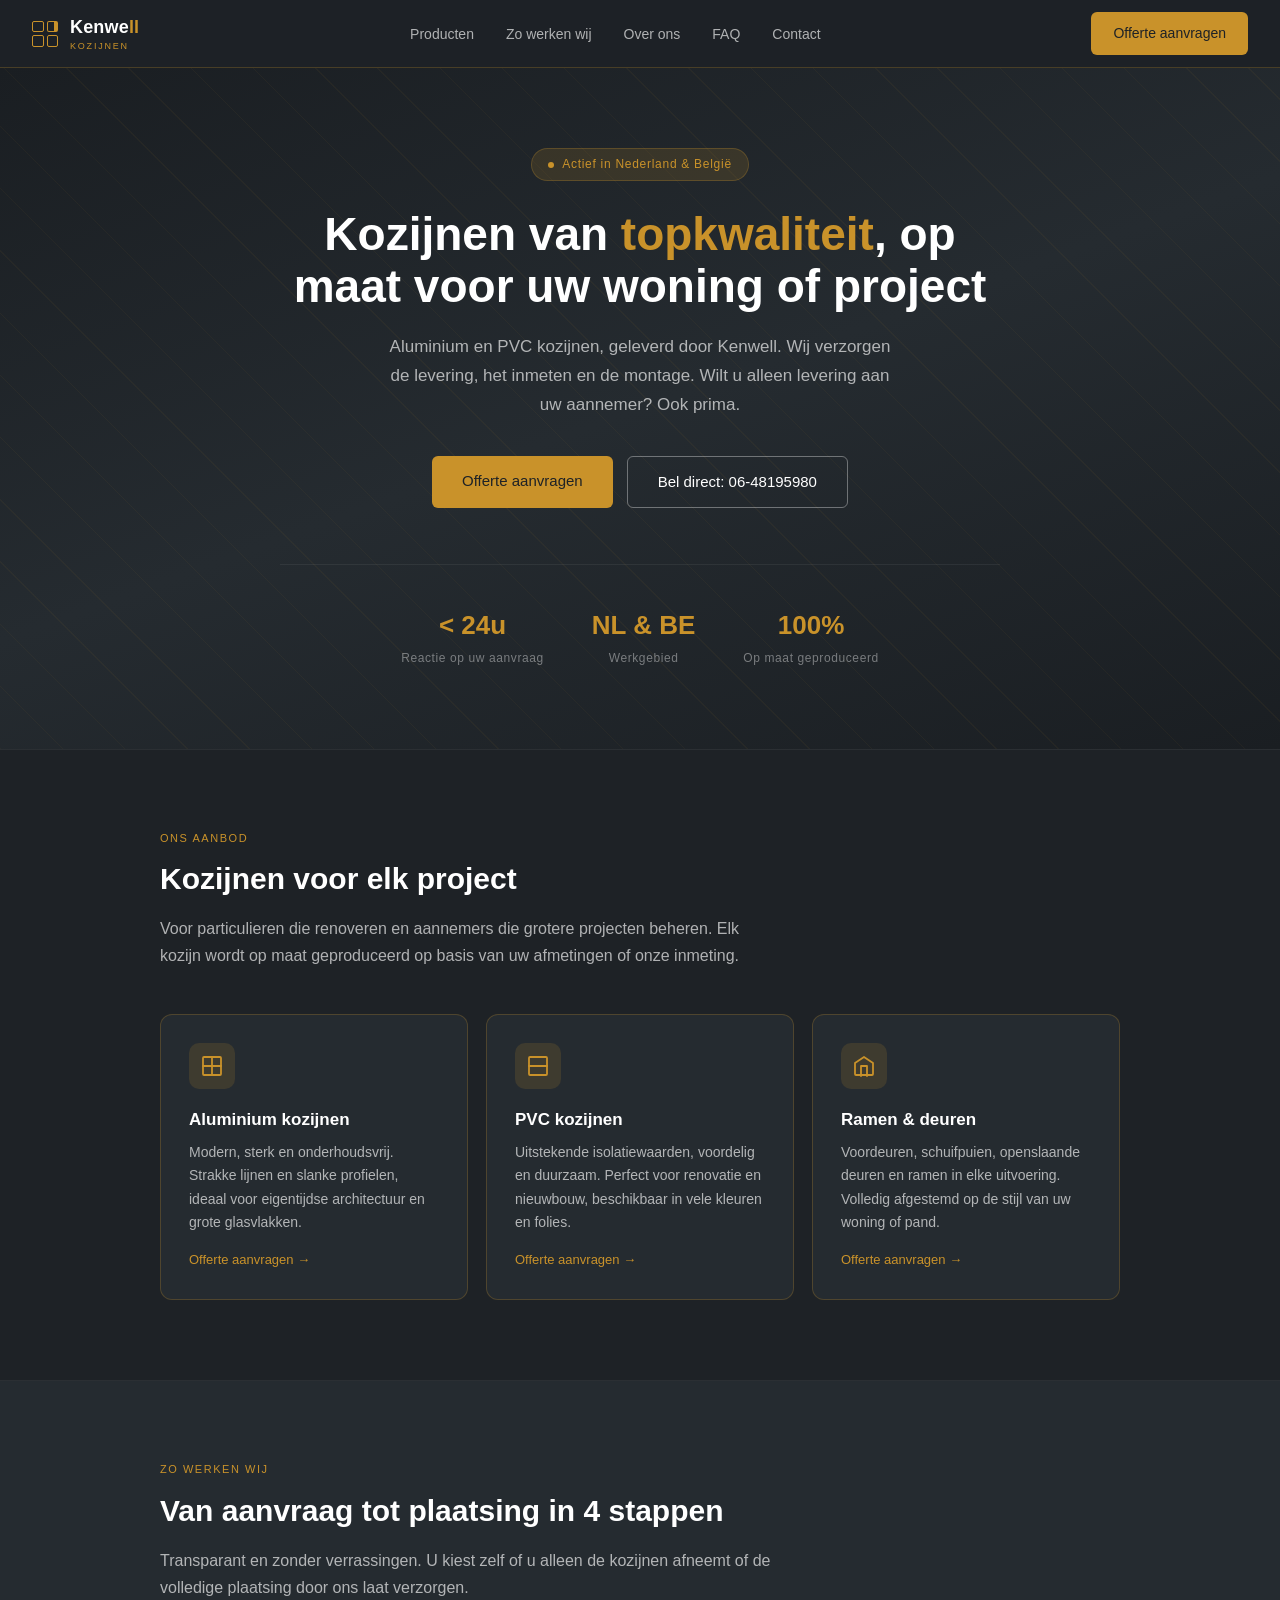
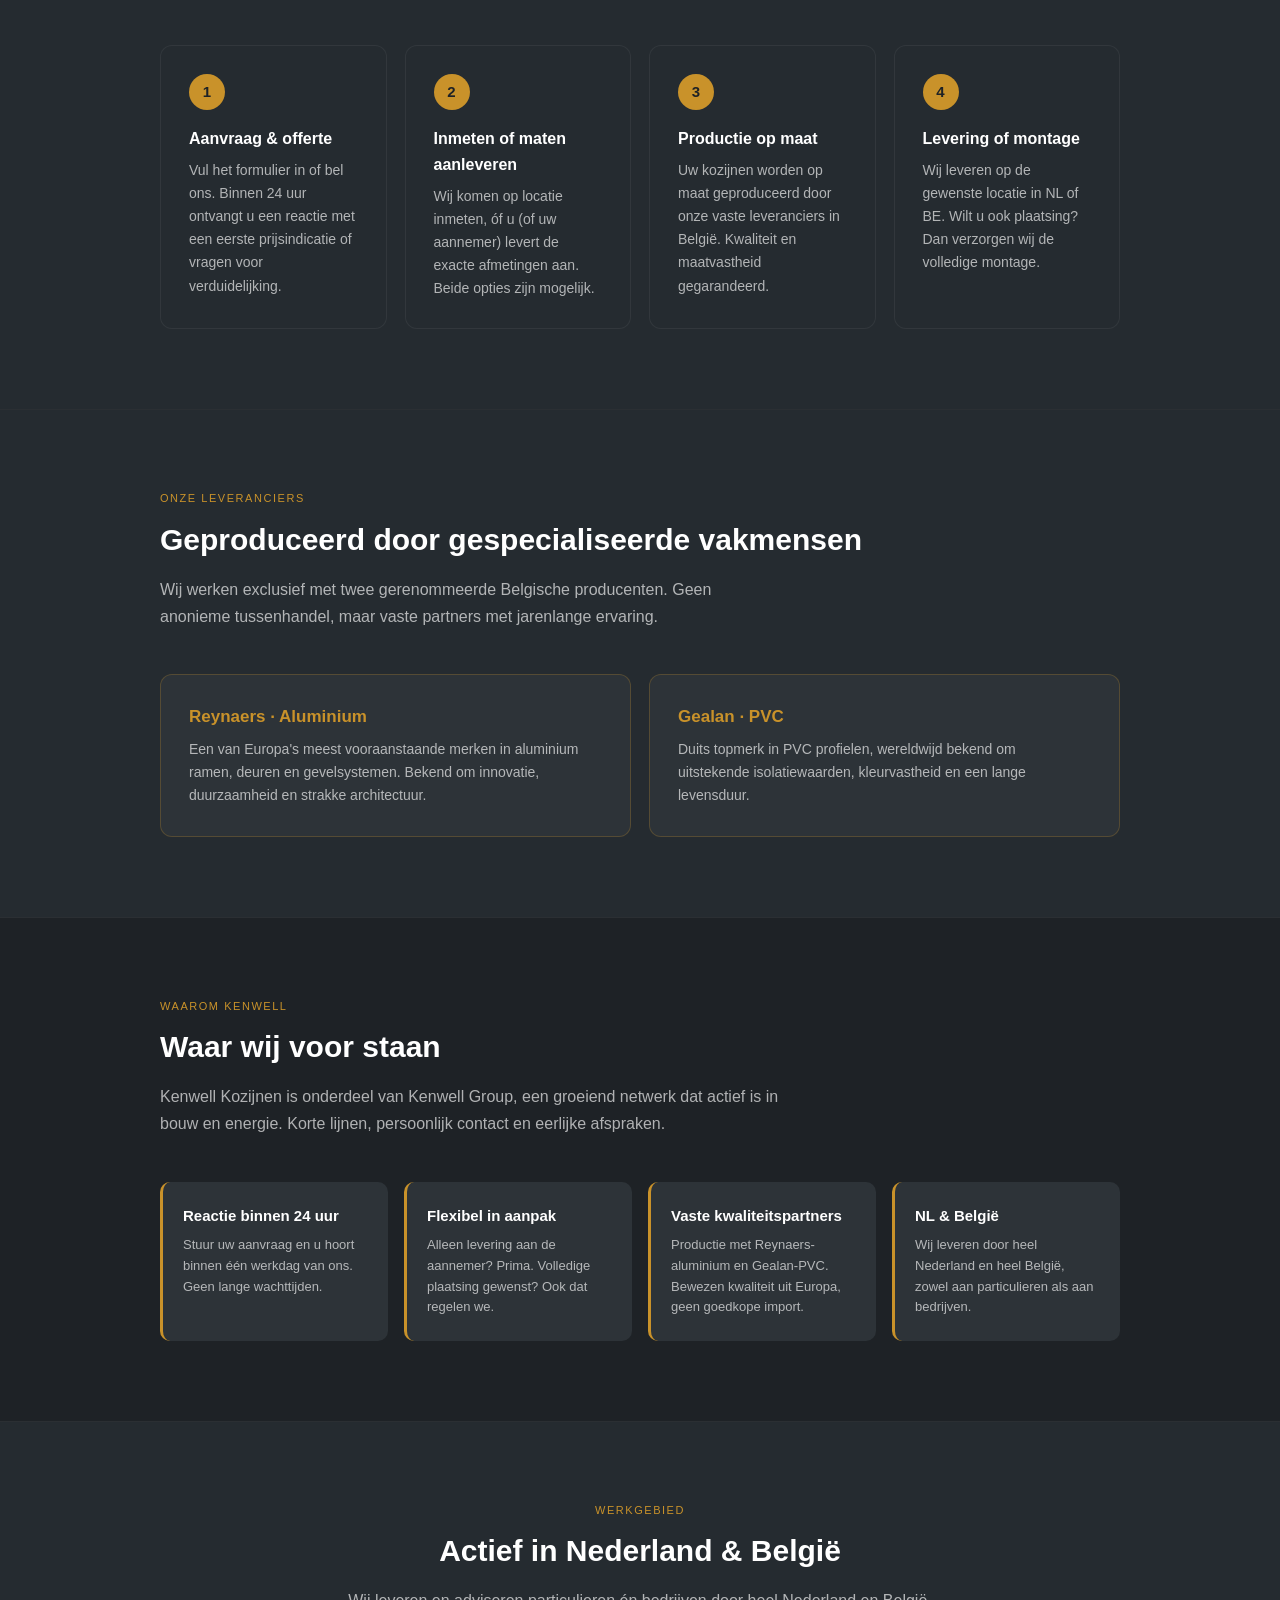
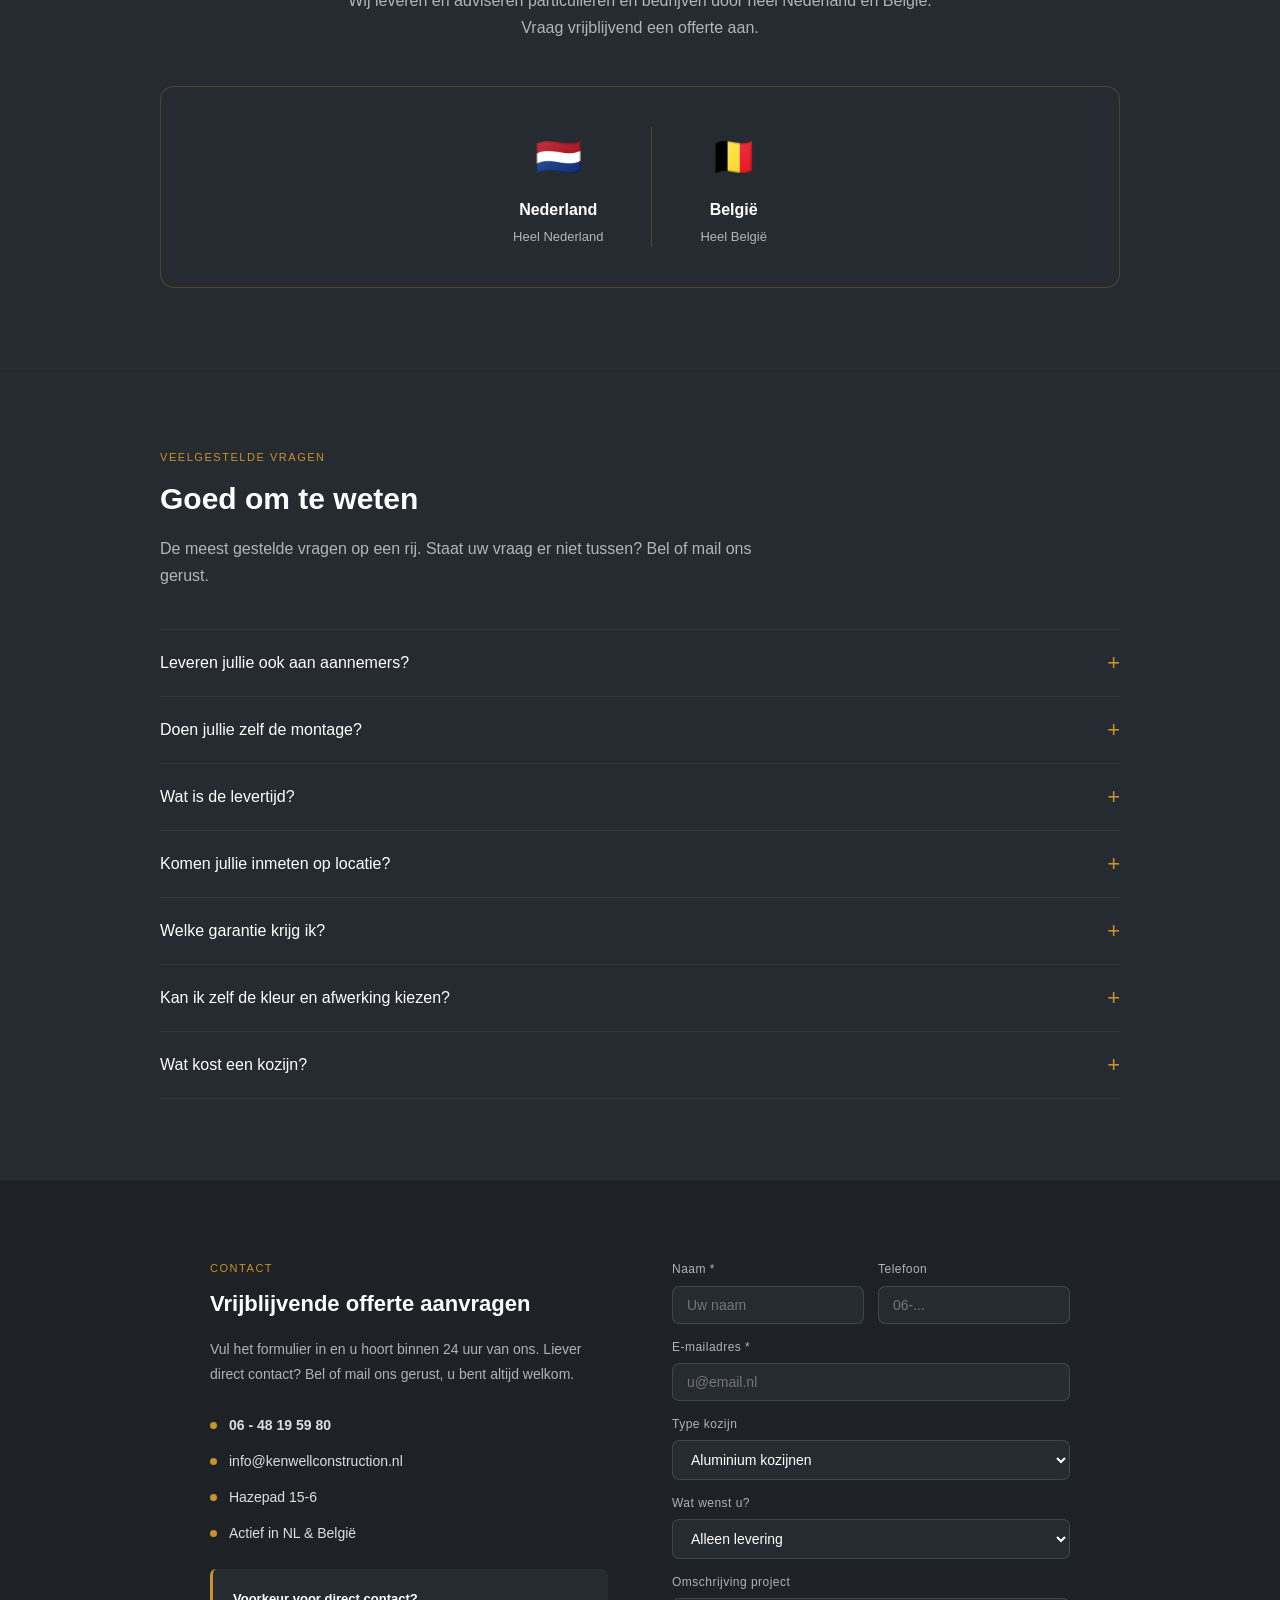
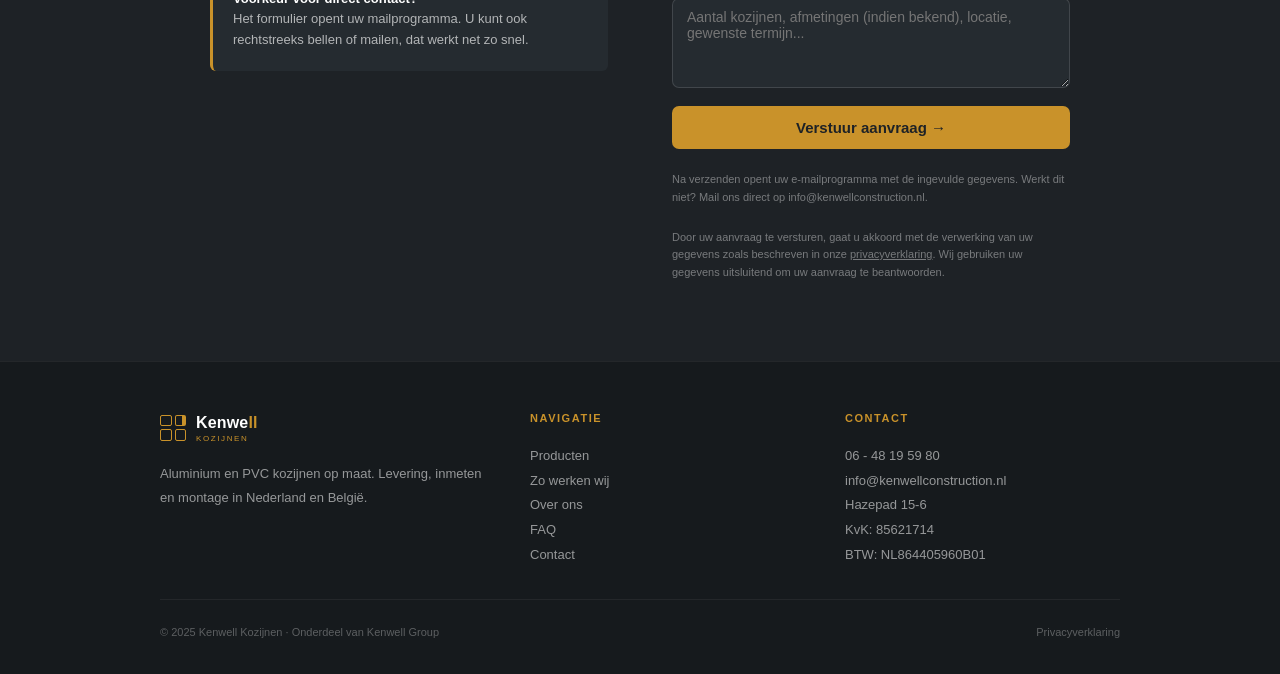
<file: kenwell_kozijnen_preview.html>
<!DOCTYPE html>
<html lang="nl">
<head>
  <meta charset="UTF-8" />
  <meta name="viewport" content="width=device-width, initial-scale=1.0" />
  <meta name="description" content="Kenwell Kozijnen. Aluminium en PVC kozijnen op maat. Offerte binnen 24 uur. Levering, inmeten en montage in heel Nederland en België." />
  <meta property="og:title" content="Kenwell Kozijnen | Aluminium & PVC kozijnen in NL & België" />
  <meta property="og:description" content="Kozijnen op maat voor uw woning of project. Offerte binnen 24 uur. Actief in heel Nederland en België." />
  <meta property="og:type" content="website" />
  <meta property="og:url" content="https://www.kenwellkozijnen.com" />
  <meta property="og:locale" content="nl_NL" />
  <title>Kenwell Kozijnen | Aluminium & PVC kozijnen in NL & België</title>

  <link rel="icon" href="data:image/svg+xml,%3Csvg xmlns='http://www.w3.org/2000/svg' viewBox='0 0 32 32'%3E%3Crect width='32' height='32' rx='6' fill='%231e2226'/%3E%3Ctext x='16' y='22' font-family='Segoe UI,Arial' font-size='20' font-weight='700' text-anchor='middle' fill='%23C9922A'%3EK%3C/text%3E%3C/svg%3E" />

  <script type="application/ld+json">
  {
    "@context": "https://schema.org",
    "@type": "LocalBusiness",
    "name": "Kenwell Kozijnen",
    "description": "Leverancier van aluminium en PVC kozijnen voor particulieren en bedrijven in Nederland en België.",
    "url": "https://www.kenwellkozijnen.com",
    "email": "info@kenwellconstruction.nl",
    "telephone": "+31648195980",
    "address": {
      "@type": "PostalAddress",
      "streetAddress": "Hazepad 15-6",
      "addressCountry": "NL"
    },
    "areaServed": ["NL", "BE"],
    "parentOrganization": {
      "@type": "Organization",
      "name": "Kenwell Group"
    }
  }
  </script>

  <style>
    *, *::before, *::after { margin: 0; padding: 0; box-sizing: border-box; }

    :root {
      --gold: #C9922A;
      --gold-light: rgba(201, 146, 42, 0.15);
      --gold-border: rgba(201, 146, 42, 0.25);
      --dark: #1e2226;
      --dark2: #252b30;
      --dark3: #2d3338;
      --dark4: #161a1d;
      --text: #ffffff;
      --text-muted: rgba(255,255,255,0.65);
      --text-subtle: rgba(255,255,255,0.4);
      --divider: rgba(255,255,255,0.06);
    }

    html { scroll-behavior: smooth; }
    body {
      font-family: -apple-system, BlinkMacSystemFont, 'Segoe UI', Roboto, sans-serif;
      background: var(--dark);
      color: var(--text);
      line-height: 1.6;
    }
    a { color: inherit; }

    /* NAV */
    nav {
      position: sticky; top: 0; z-index: 100;
      background: rgba(30, 34, 38, 0.92);
      backdrop-filter: blur(10px);
      border-bottom: 1px solid var(--gold-border);
      padding: 0 2rem;
      display: flex; align-items: center; justify-content: space-between;
      height: 68px;
    }
    .nav-logo { display: flex; align-items: center; gap: 12px; text-decoration: none; }
    .nav-logo-icon {
      display: grid; grid-template-columns: 1fr 1fr; gap: 3px;
      width: 26px; height: 26px;
    }
    .nav-logo-icon span {
      border: 1.8px solid var(--gold); border-radius: 2px; display: block;
    }
    .nav-logo-icon span:nth-child(2) { border-right-width: 4px; }
    .nav-brand-name { font-size: 18px; font-weight: 600; color: #fff; letter-spacing: 0.01em; }
    .nav-brand-name em { color: var(--gold); font-style: normal; }
    .nav-brand-sub {
      font-size: 9px; letter-spacing: 0.2em; color: var(--gold);
      display: block; margin-top: -3px;
    }
    .nav-links { display: flex; gap: 2rem; align-items: center; list-style: none; }
    .nav-links a {
      font-size: 14px; color: var(--text-muted);
      text-decoration: none; transition: color 0.2s;
    }
    .nav-links a:hover { color: #fff; }

    .btn {
      display: inline-block; padding: 10px 22px;
      border-radius: 6px; font-size: 14px; font-weight: 500;
      cursor: pointer; border: none; text-decoration: none;
      transition: opacity 0.2s, background 0.2s, border-color 0.2s;
    }
    .btn-gold { background: var(--gold); color: #1e2226; }
    .btn-gold:hover { opacity: 0.88; }
    .btn-outline {
      background: transparent; color: #fff;
      border: 1.5px solid rgba(255,255,255,0.35);
    }
    .btn-outline:hover { border-color: #fff; }

    /* HERO */
    .hero {
      min-height: 580px;
      display: flex; align-items: center; justify-content: center;
      text-align: center; padding: 5rem 2rem;
      position: relative; overflow: hidden;
      background: linear-gradient(160deg, #1a1e22 0%, #252b30 50%, #1a1e22 100%);
    }
    .hero-pattern {
      position: absolute; inset: 0; opacity: 0.05;
      background-image: repeating-linear-gradient(
        45deg, var(--gold) 0px, var(--gold) 1px,
        transparent 1px, transparent 44px
      );
    }
    .hero-content { position: relative; z-index: 1; max-width: 720px; }
    .hero-badge {
      display: inline-flex; align-items: center; gap: 8px;
      background: var(--gold-light); border: 1px solid var(--gold-border);
      border-radius: 20px; padding: 6px 16px;
      font-size: 12px; color: var(--gold); letter-spacing: 0.06em;
      margin-bottom: 1.75rem;
    }
    .hero-badge-dot { width: 6px; height: 6px; background: var(--gold); border-radius: 50%; }
    .hero h1 { font-size: 46px; font-weight: 600; line-height: 1.13; margin-bottom: 1.25rem; }
    .hero h1 em { color: var(--gold); font-style: normal; }
    .hero-sub {
      font-size: 17px; color: var(--text-muted);
      max-width: 520px; margin: 0 auto 2.25rem; line-height: 1.7;
    }
    .hero-ctas { display: flex; gap: 14px; justify-content: center; flex-wrap: wrap; }
    .hero-ctas .btn { font-size: 15px; padding: 13px 30px; }
    .hero-stats {
      display: flex; gap: 3rem; justify-content: center;
      margin-top: 3.5rem; padding-top: 2.5rem;
      border-top: 1px solid var(--divider); flex-wrap: wrap;
    }
    .stat-num { font-size: 26px; font-weight: 600; color: var(--gold); }
    .stat-label { font-size: 12px; color: var(--text-subtle); margin-top: 3px; letter-spacing: 0.05em; }

    /* SECTIONS */
    section { padding: 5rem 2rem; }
    .section-inner { max-width: 960px; margin: 0 auto; }
    .section-tag {
      font-size: 11px; letter-spacing: 0.14em;
      color: var(--gold); text-transform: uppercase; margin-bottom: 0.5rem;
    }
    .section-title { font-size: 30px; font-weight: 600; margin-bottom: 0.75rem; }
    .section-sub {
      font-size: 16px; color: var(--text-muted);
      line-height: 1.7; max-width: 620px;
    }
    .divider { border: none; border-top: 1px solid var(--divider); }

    /* PRODUCTS */
    .products-grid {
      display: grid; grid-template-columns: repeat(auto-fit, minmax(240px, 1fr));
      gap: 18px; margin-top: 2.75rem;
    }
    .product-card {
      background: var(--dark2); border: 1px solid var(--gold-border);
      border-radius: 12px; padding: 1.75rem;
      transition: border-color 0.25s, transform 0.25s;
    }
    .product-card:hover {
      border-color: rgba(201,146,42,0.6); transform: translateY(-3px);
    }
    .product-icon {
      width: 46px; height: 46px; background: var(--gold-light);
      border-radius: 10px; display: flex; align-items: center;
      justify-content: center; margin-bottom: 1.1rem;
    }
    .product-card h3 { font-size: 17px; font-weight: 600; margin-bottom: 0.5rem; }
    .product-card p { font-size: 14px; color: var(--text-muted); line-height: 1.65; }
    .product-link {
      display: inline-block; font-size: 13px; color: var(--gold);
      margin-top: 1rem; text-decoration: none;
    }
    .product-link:hover { text-decoration: underline; }

    /* USPs */
    .usps { background: var(--dark2); }
    .usp-grid {
      display: grid; grid-template-columns: repeat(auto-fit, minmax(210px, 1fr));
      gap: 16px; margin-top: 2.75rem;
    }
    .usp-item {
      padding: 1.4rem 1.25rem; border-radius: 10px;
      background: var(--dark3); border-left: 3px solid var(--gold);
    }
    .usp-item h4 { font-size: 15px; font-weight: 600; margin-bottom: 0.45rem; }
    .usp-item p { font-size: 13px; color: var(--text-muted); line-height: 1.6; }

    /* PROCES */
    .proces-grid {
      display: grid; grid-template-columns: repeat(auto-fit, minmax(220px, 1fr));
      gap: 18px; margin-top: 2.75rem;
    }
    .proces-step {
      background: var(--dark2); border: 1px solid var(--divider);
      border-radius: 12px; padding: 1.75rem; position: relative;
    }
    .proces-num {
      display: inline-flex; align-items: center; justify-content: center;
      width: 36px; height: 36px; border-radius: 50%;
      background: var(--gold); color: var(--dark);
      font-weight: 700; font-size: 15px; margin-bottom: 1rem;
    }
    .proces-step h4 { font-size: 16px; font-weight: 600; margin-bottom: 0.45rem; }
    .proces-step p { font-size: 14px; color: var(--text-muted); line-height: 1.65; }

    /* LEVERANCIERS */
    .leveranciers { background: var(--dark2); }
    .lev-grid {
      display: grid; grid-template-columns: repeat(auto-fit, minmax(260px, 1fr));
      gap: 18px; margin-top: 2.75rem;
    }
    .lev-card {
      background: var(--dark3); border: 1px solid var(--gold-border);
      border-radius: 12px; padding: 1.75rem;
    }
    .lev-card h4 { font-size: 17px; font-weight: 600; margin-bottom: 0.5rem; color: var(--gold); }
    .lev-card p { font-size: 14px; color: var(--text-muted); line-height: 1.65; }

    /* WERKGEBIED */
    .werkgebied { text-align: center; }
    .werkgebied .section-sub { margin: 0 auto; }
    .map-card {
      background: var(--dark2); border: 1px solid var(--gold-border);
      border-radius: 14px; padding: 2.5rem;
      display: flex; gap: 3rem; justify-content: center;
      margin-top: 2.75rem; flex-wrap: wrap;
    }
    .map-divider { width: 1px; background: var(--gold-border); align-self: stretch; }
    .map-country { text-align: center; }
    .country-flag { font-size: 38px; margin-bottom: 0.6rem; }
    .country-name { font-size: 16px; font-weight: 600; }
    .country-desc { font-size: 13px; color: var(--text-muted); margin-top: 4px; }

    /* FAQ */
    .faq { background: var(--dark2); }
    .faq-list { margin-top: 2.5rem; }
    .faq-item {
      border-bottom: 1px solid var(--divider);
    }
    .faq-item:first-child { border-top: 1px solid var(--divider); }
    .faq-q {
      width: 100%; background: none; border: none;
      padding: 1.25rem 0; font-size: 16px; font-weight: 500;
      color: var(--text); cursor: pointer; text-align: left;
      display: flex; justify-content: space-between; align-items: center;
      font-family: inherit;
    }
    .faq-q:hover { color: var(--gold); }
    .faq-q::after {
      content: '+'; color: var(--gold); font-size: 22px;
      font-weight: 300; transition: transform 0.25s;
    }
    .faq-item.open .faq-q::after { transform: rotate(45deg); }
    .faq-a {
      max-height: 0; overflow: hidden;
      transition: max-height 0.3s ease;
      font-size: 14px; color: var(--text-muted); line-height: 1.7;
    }
    .faq-item.open .faq-a { max-height: 400px; }
    .faq-a-inner { padding: 0 0 1.25rem 0; }

    /* CONTACT */
    .contact-section { background: var(--dark); }
    .contact-inner {
      display: grid; grid-template-columns: 1fr 1fr;
      gap: 4rem; max-width: 860px; margin: 0 auto;
    }
    .contact-info h3 { font-size: 22px; font-weight: 600; margin-bottom: 1rem; }
    .contact-info p.lead { font-size: 14px; color: var(--text-muted); line-height: 1.75; margin-bottom: 1.75rem; }
    .contact-detail {
      display: flex; align-items: center; gap: 12px;
      margin-bottom: 0.85rem; font-size: 14px;
      color: rgba(255,255,255,0.85);
    }
    .contact-detail a { text-decoration: none; transition: color 0.2s; }
    .contact-detail a:hover { color: var(--gold); }
    .contact-detail-dot { width: 7px; height: 7px; background: var(--gold); border-radius: 50%; flex-shrink: 0; }
    .direct-contact {
      margin-top: 1.5rem; padding: 1.25rem;
      background: var(--dark2); border-left: 3px solid var(--gold);
      border-radius: 6px; font-size: 13px; color: var(--text-muted);
    }

    .contact-form { display: flex; flex-direction: column; gap: 14px; }
    .form-row { display: grid; grid-template-columns: 1fr 1fr; gap: 14px; }
    .form-field { display: flex; flex-direction: column; gap: 6px; }
    .form-field label { font-size: 12px; color: var(--text-muted); letter-spacing: 0.04em; }
    .form-field input,
    .form-field select,
    .form-field textarea {
      background: var(--dark2);
      border: 1px solid rgba(255,255,255,0.13);
      border-radius: 7px; padding: 10px 14px;
      color: #fff; font-size: 14px; font-family: inherit;
      outline: none; transition: border-color 0.2s; width: 100%;
    }
    .form-field input:focus,
    .form-field select:focus,
    .form-field textarea:focus { border-color: var(--gold); }
    .form-field select option { background: var(--dark); }
    .form-field textarea { resize: vertical; min-height: 90px; }
    .form-hint { font-size: 11px; color: var(--text-subtle); margin-top: 8px; }

    .submit-btn {
      background: var(--gold); color: #1e2226;
      font-size: 15px; font-weight: 600; padding: 13px;
      border-radius: 7px; border: none; cursor: pointer;
      transition: opacity 0.2s; margin-top: 4px; width: 100%;
    }
    .submit-btn:hover { opacity: 0.88; }

    /* FOOTER */
    footer {
      background: var(--dark4); border-top: 1px solid var(--divider);
      padding: 3rem 2rem 2rem;
    }
    .footer-inner {
      max-width: 960px; margin: 0 auto;
      display: grid; grid-template-columns: 1.2fr 1fr 1fr;
      gap: 2.5rem; margin-bottom: 2rem;
    }
    .footer-col h5 {
      font-size: 11px; letter-spacing: 0.14em;
      color: var(--gold); text-transform: uppercase; margin-bottom: 1rem;
    }
    .footer-col p, .footer-col a {
      font-size: 13px; color: rgba(255,255,255,0.55);
      line-height: 1.9; text-decoration: none; display: block;
    }
    .footer-col a:hover { color: #fff; }
    .footer-logo {
      display: flex; align-items: center; gap: 10px; margin-bottom: 1rem;
    }
    .footer-bottom {
      max-width: 960px; margin: 0 auto;
      padding-top: 1.5rem; border-top: 1px solid var(--divider);
      display: flex; justify-content: space-between; align-items: center;
      flex-wrap: wrap; gap: 1rem;
    }
    .footer-copy { font-size: 11px; color: rgba(255,255,255,0.3); }
    .footer-legal { font-size: 11px; color: rgba(255,255,255,0.3); }
    .footer-legal a { color: inherit; text-decoration: none; margin-left: 12px; }
    .footer-legal a:hover { color: rgba(255,255,255,0.6); }

    /* PRIVACY modal: simple inline section toggle */
    .legal-section {
      display: none; background: var(--dark2);
      padding: 4rem 2rem;
    }
    .legal-section:target { display: block; }
    .legal-section .section-inner { max-width: 760px; }
    .legal-section h2 { font-size: 24px; margin-bottom: 1rem; }
    .legal-section h3 { font-size: 15px; margin: 1.5rem 0 0.5rem; color: var(--gold); }
    .legal-section p { font-size: 14px; color: var(--text-muted); line-height: 1.75; margin-bottom: 0.75rem; }
    .legal-section ul, .legal-section ol { font-size: 14px; color: var(--text-muted); line-height: 1.75; margin: 0 0 0.75rem 1.25rem; }
    .legal-section li { margin-bottom: 0.35rem; }
    .legal-close {
      display: inline-block; margin-top: 1.5rem; color: var(--gold);
      text-decoration: none; font-size: 13px;
    }

    /* RESPONSIVE */
    @media (max-width: 768px) {
      nav { padding: 0 1.25rem; }
      .nav-links { display: none; }
      .hero h1 { font-size: 30px; }
      .hero-sub { font-size: 15px; }
      .contact-inner { grid-template-columns: 1fr; gap: 2.5rem; }
      .form-row { grid-template-columns: 1fr; }
      .hero-stats { gap: 1.75rem; }
      .footer-inner { grid-template-columns: 1fr; gap: 2rem; }
      .footer-bottom { justify-content: center; text-align: center; }
    }
  </style>
</head>
<body>

  <!-- NAV -->
  <nav>
    <a class="nav-logo" href="#">
      <div class="nav-logo-icon">
        <span></span><span></span><span></span><span></span>
      </div>
      <div>
        <span class="nav-brand-name">Kenwe<em>ll</em></span>
        <span class="nav-brand-sub">KOZIJNEN</span>
      </div>
    </a>
    <ul class="nav-links">
      <li><a href="#aanbod">Producten</a></li>
      <li><a href="#proces">Zo werken wij</a></li>
      <li><a href="#waarom">Over ons</a></li>
      <li><a href="#faq">FAQ</a></li>
      <li><a href="#contact">Contact</a></li>
    </ul>
    <a class="btn btn-gold" href="#contact">Offerte aanvragen</a>
  </nav>

  <!-- HERO -->
  <section class="hero" aria-label="Introductie">
    <div class="hero-pattern" aria-hidden="true"></div>
    <div class="hero-content">
      <div class="hero-badge">
        <span class="hero-badge-dot"></span>
        Actief in Nederland & België
      </div>
      <h1>Kozijnen van <em>topkwaliteit</em>, op maat voor uw woning of project</h1>
      <p class="hero-sub">Aluminium en PVC kozijnen, geleverd door Kenwell. Wij verzorgen de levering, het inmeten en de montage. Wilt u alleen levering aan uw aannemer? Ook prima.</p>
      <div class="hero-ctas">
        <a class="btn btn-gold" href="#contact">Offerte aanvragen</a>
        <a class="btn btn-outline" href="tel:+31648195980">Bel direct: 06-48195980</a>
      </div>
      <div class="hero-stats">
        <div>
          <div class="stat-num">&lt; 24u</div>
          <div class="stat-label">Reactie op uw aanvraag</div>
        </div>
        <div>
          <div class="stat-num">NL & BE</div>
          <div class="stat-label">Werkgebied</div>
        </div>
        <div>
          <div class="stat-num">100%</div>
          <div class="stat-label">Op maat geproduceerd</div>
        </div>
      </div>
    </div>
  </section>

  <hr class="divider" />

  <!-- PRODUCTEN -->
  <section id="aanbod">
    <div class="section-inner">
      <p class="section-tag">Ons aanbod</p>
      <h2 class="section-title">Kozijnen voor elk project</h2>
      <p class="section-sub">Voor particulieren die renoveren en aannemers die grotere projecten beheren. Elk kozijn wordt op maat geproduceerd op basis van uw afmetingen of onze inmeting.</p>

      <div class="products-grid">
        <div class="product-card">
          <div class="product-icon">
            <svg width="24" height="24" viewBox="0 0 24 24" fill="none" stroke="#C9922A" stroke-width="1.8" stroke-linecap="round" stroke-linejoin="round" aria-hidden="true">
              <rect x="3" y="3" width="18" height="18" rx="1"/>
              <line x1="3" y1="12" x2="21" y2="12"/>
              <line x1="12" y1="3" x2="12" y2="21"/>
            </svg>
          </div>
          <h3>Aluminium kozijnen</h3>
          <p>Modern, sterk en onderhoudsvrij. Strakke lijnen en slanke profielen, ideaal voor eigentijdse architectuur en grote glasvlakken.</p>
          <a class="product-link" href="#contact">Offerte aanvragen →</a>
        </div>

        <div class="product-card">
          <div class="product-icon">
            <svg width="24" height="24" viewBox="0 0 24 24" fill="none" stroke="#C9922A" stroke-width="1.8" stroke-linecap="round" stroke-linejoin="round" aria-hidden="true">
              <rect x="3" y="3" width="18" height="18" rx="1"/>
              <line x1="3" y1="12" x2="21" y2="12"/>
            </svg>
          </div>
          <h3>PVC kozijnen</h3>
          <p>Uitstekende isolatiewaarden, voordelig en duurzaam. Perfect voor renovatie en nieuwbouw, beschikbaar in vele kleuren en folies.</p>
          <a class="product-link" href="#contact">Offerte aanvragen →</a>
        </div>

        <div class="product-card">
          <div class="product-icon">
            <svg width="24" height="24" viewBox="0 0 24 24" fill="none" stroke="#C9922A" stroke-width="1.8" stroke-linecap="round" stroke-linejoin="round" aria-hidden="true">
              <path d="M3 9l9-6 9 6v11a1 1 0 01-1 1H4a1 1 0 01-1-1z"/>
              <polyline points="9 22 9 12 15 12 15 22"/>
            </svg>
          </div>
          <h3>Ramen & deuren</h3>
          <p>Voordeuren, schuifpuien, openslaande deuren en ramen in elke uitvoering. Volledig afgestemd op de stijl van uw woning of pand.</p>
          <a class="product-link" href="#contact">Offerte aanvragen →</a>
        </div>
      </div>
    </div>
  </section>

  <hr class="divider" />

  <!-- PROCES -->
  <section id="proces" class="usps">
    <div class="section-inner">
      <p class="section-tag">Zo werken wij</p>
      <h2 class="section-title">Van aanvraag tot plaatsing in 4 stappen</h2>
      <p class="section-sub">Transparant en zonder verrassingen. U kiest zelf of u alleen de kozijnen afneemt of de volledige plaatsing door ons laat verzorgen.</p>

      <div class="proces-grid">
        <div class="proces-step">
          <div class="proces-num">1</div>
          <h4>Aanvraag & offerte</h4>
          <p>Vul het formulier in of bel ons. Binnen 24 uur ontvangt u een reactie met een eerste prijsindicatie of vragen voor verduidelijking.</p>
        </div>
        <div class="proces-step">
          <div class="proces-num">2</div>
          <h4>Inmeten of maten aanleveren</h4>
          <p>Wij komen op locatie inmeten, óf u (of uw aannemer) levert de exacte afmetingen aan. Beide opties zijn mogelijk.</p>
        </div>
        <div class="proces-step">
          <div class="proces-num">3</div>
          <h4>Productie op maat</h4>
          <p>Uw kozijnen worden op maat geproduceerd door onze vaste leveranciers in België. Kwaliteit en maatvastheid gegarandeerd.</p>
        </div>
        <div class="proces-step">
          <div class="proces-num">4</div>
          <h4>Levering of montage</h4>
          <p>Wij leveren op de gewenste locatie in NL of BE. Wilt u ook plaatsing? Dan verzorgen wij de volledige montage.</p>
        </div>
      </div>
    </div>
  </section>

  <hr class="divider" />

  <!-- LEVERANCIERS -->
  <section id="leveranciers" class="leveranciers">
    <div class="section-inner">
      <p class="section-tag">Onze leveranciers</p>
      <h2 class="section-title">Geproduceerd door gespecialiseerde vakmensen</h2>
      <p class="section-sub">Wij werken exclusief met twee gerenommeerde Belgische producenten. Geen anonieme tussenhandel, maar vaste partners met jarenlange ervaring.</p>

      <div class="lev-grid">
        <div class="lev-card">
          <h4>Reynaers · Aluminium</h4>
          <p>Een van Europa's meest vooraanstaande merken in aluminium ramen, deuren en gevelsystemen. Bekend om innovatie, duurzaamheid en strakke architectuur.</p>
        </div>
        <div class="lev-card">
          <h4>Gealan · PVC</h4>
          <p>Duits topmerk in PVC profielen, wereldwijd bekend om uitstekende isolatiewaarden, kleurvastheid en een lange levensduur.</p>
        </div>
      </div>
    </div>
  </section>

  <hr class="divider" />

  <!-- WAAROM KENWELL -->
  <section id="waarom">
    <div class="section-inner">
      <p class="section-tag">Waarom Kenwell</p>
      <h2 class="section-title">Waar wij voor staan</h2>
      <p class="section-sub">Kenwell Kozijnen is onderdeel van Kenwell Group, een groeiend netwerk dat actief is in bouw en energie. Korte lijnen, persoonlijk contact en eerlijke afspraken.</p>

      <div class="usp-grid">
        <div class="usp-item">
          <h4>Reactie binnen 24 uur</h4>
          <p>Stuur uw aanvraag en u hoort binnen één werkdag van ons. Geen lange wachttijden.</p>
        </div>
        <div class="usp-item">
          <h4>Flexibel in aanpak</h4>
          <p>Alleen levering aan de aannemer? Prima. Volledige plaatsing gewenst? Ook dat regelen we.</p>
        </div>
        <div class="usp-item">
          <h4>Vaste kwaliteitspartners</h4>
          <p>Productie met Reynaers-aluminium en Gealan-PVC. Bewezen kwaliteit uit Europa, geen goedkope import.</p>
        </div>
        <div class="usp-item">
          <h4>NL & België</h4>
          <p>Wij leveren door heel Nederland en heel België, zowel aan particulieren als aan bedrijven.</p>
        </div>
      </div>
    </div>
  </section>

  <hr class="divider" />

  <!-- WERKGEBIED -->
  <section id="werkgebied" class="werkgebied usps">
    <div class="section-inner">
      <p class="section-tag">Werkgebied</p>
      <h2 class="section-title">Actief in Nederland & België</h2>
      <p class="section-sub">Wij leveren en adviseren particulieren én bedrijven door heel Nederland en België. Vraag vrijblijvend een offerte aan.</p>

      <div class="map-card">
        <div class="map-country">
          <div class="country-flag">🇳🇱</div>
          <div class="country-name">Nederland</div>
          <div class="country-desc">Heel Nederland</div>
        </div>
        <div class="map-divider"></div>
        <div class="map-country">
          <div class="country-flag">🇧🇪</div>
          <div class="country-name">België</div>
          <div class="country-desc">Heel België</div>
        </div>
      </div>
    </div>
  </section>

  <hr class="divider" />

  <!-- FAQ -->
  <section id="faq" class="faq">
    <div class="section-inner">
      <p class="section-tag">Veelgestelde vragen</p>
      <h2 class="section-title">Goed om te weten</h2>
      <p class="section-sub">De meest gestelde vragen op een rij. Staat uw vraag er niet tussen? Bel of mail ons gerust.</p>

      <div class="faq-list">
        <div class="faq-item">
          <button class="faq-q" type="button">Leveren jullie ook aan aannemers?</button>
          <div class="faq-a"><div class="faq-a-inner">Ja. Wij leveren zowel aan particulieren als aan aannemers en bouwbedrijven. Als u zelf al de exacte afmetingen heeft, kunt u die direct doorsturen en gaan wij daarmee aan de slag.</div></div>
        </div>
        <div class="faq-item">
          <button class="faq-q" type="button">Doen jullie zelf de montage?</button>
          <div class="faq-a"><div class="faq-a-inner">Dat kan. Onze voorkeur is levering, maar volledige plaatsing is zeker mogelijk. U geeft bij de aanvraag aan wat u wenst, dan nemen we dat mee in de offerte.</div></div>
        </div>
        <div class="faq-item">
          <button class="faq-q" type="button">Wat is de levertijd?</button>
          <div class="faq-a"><div class="faq-a-inner">De levertijd hangt af van het type kozijn, het aantal en de drukte bij onze producent. Wij geven u een realistische indicatie bij de offerte, zodat u weet waar u aan toe bent.</div></div>
        </div>
        <div class="faq-item">
          <button class="faq-q" type="button">Komen jullie inmeten op locatie?</button>
          <div class="faq-a"><div class="faq-a-inner">Ja, inmeten op locatie is mogelijk in heel Nederland en België. Heeft u de maten al zelf of via uw aannemer? Dan slaan we deze stap over en besparen we u tijd en kosten.</div></div>
        </div>
        <div class="faq-item">
          <button class="faq-q" type="button">Welke garantie krijg ik?</button>
          <div class="faq-a"><div class="faq-a-inner">U krijgt fabrieksgarantie van onze producent op het kozijn en het glaswerk. De exacte garantievoorwaarden nemen we op in uw offerte zodat alles vooraf helder is.</div></div>
        </div>
        <div class="faq-item">
          <button class="faq-q" type="button">Kan ik zelf de kleur en afwerking kiezen?</button>
          <div class="faq-a"><div class="faq-a-inner">Zeker. Aluminium kozijnen zijn leverbaar in alle RAL-kleuren, PVC in vele standaardkleuren en folies (ook houtlook). Wij adviseren u graag over de mogelijkheden.</div></div>
        </div>
        <div class="faq-item">
          <button class="faq-q" type="button">Wat kost een kozijn?</button>
          <div class="faq-a"><div class="faq-a-inner">Dat verschilt enorm per project. Afmetingen, profiel, beglazing en afwerking bepalen de prijs. Daarom werken wij altijd met een offerte op maat, vrijblijvend en zonder verplichtingen.</div></div>
        </div>
      </div>
    </div>
  </section>

  <hr class="divider" />

  <!-- CONTACT -->
  <section id="contact" class="contact-section">
    <div class="section-inner" style="max-width: 960px;">
      <div class="contact-inner">
        <div class="contact-info">
          <p class="section-tag">Contact</p>
          <h3>Vrijblijvende offerte aanvragen</h3>
          <p class="lead">Vul het formulier in en u hoort binnen 24 uur van ons. Liever direct contact? Bel of mail ons gerust, u bent altijd welkom.</p>

          <div class="contact-detail">
            <span class="contact-detail-dot"></span>
            <a href="tel:+31648195980"><strong>06 - 48 19 59 80</strong></a>
          </div>
          <div class="contact-detail">
            <span class="contact-detail-dot"></span>
            <a href="mailto:info@kenwellconstruction.nl">info@kenwellconstruction.nl</a>
          </div>
          <div class="contact-detail">
            <span class="contact-detail-dot"></span>
            Hazepad 15-6
          </div>
          <div class="contact-detail">
            <span class="contact-detail-dot"></span>
            Actief in NL & België
          </div>

          <div class="direct-contact">
            <strong style="color:#fff;">Voorkeur voor direct contact?</strong><br>
            Het formulier opent uw mailprogramma. U kunt ook rechtstreeks bellen of mailen, dat werkt net zo snel.
          </div>
        </div>

        <form class="contact-form" id="contactForm" onsubmit="return sendViaMailto(event)">
          <div class="form-row">
            <div class="form-field">
              <label for="naam">Naam *</label>
              <input type="text" id="naam" name="naam" placeholder="Uw naam" required />
            </div>
            <div class="form-field">
              <label for="telefoon">Telefoon</label>
              <input type="tel" id="telefoon" name="telefoon" placeholder="06-..." />
            </div>
          </div>

          <div class="form-field">
            <label for="email">E-mailadres *</label>
            <input type="email" id="email" name="email" placeholder="u@email.nl" required />
          </div>

          <div class="form-field">
            <label for="type">Type kozijn</label>
            <select id="type" name="type">
              <option value="Aluminium kozijnen">Aluminium kozijnen</option>
              <option value="PVC kozijnen">PVC kozijnen</option>
              <option value="Ramen & deuren">Ramen & deuren</option>
              <option value="Combinatie / onbekend">Combinatie of weet ik nog niet</option>
            </select>
          </div>

          <div class="form-field">
            <label for="dienst">Wat wenst u?</label>
            <select id="dienst" name="dienst">
              <option value="Alleen levering">Alleen levering</option>
              <option value="Levering + montage">Levering + montage</option>
              <option value="Inmeten + levering + montage">Inmeten + levering + montage</option>
              <option value="Advies / nog niet zeker">Advies / nog niet zeker</option>
            </select>
          </div>

          <div class="form-field">
            <label for="bericht">Omschrijving project</label>
            <textarea id="bericht" name="bericht" placeholder="Aantal kozijnen, afmetingen (indien bekend), locatie, gewenste termijn..."></textarea>
          </div>

          <button type="submit" class="submit-btn">Verstuur aanvraag →</button>
          <p class="form-hint">Na verzenden opent uw e-mailprogramma met de ingevulde gegevens. Werkt dit niet? Mail ons direct op info@kenwellconstruction.nl.</p>
          <p class="form-hint">Door uw aanvraag te versturen, gaat u akkoord met de verwerking van uw gegevens zoals beschreven in onze <a href="#privacy">privacyverklaring</a>. Wij gebruiken uw gegevens uitsluitend om uw aanvraag te beantwoorden.</p>
        </form>
      </div>
    </div>
  </section>

  <!-- PRIVACY (toggle via #privacy) -->
  <section id="privacy" class="legal-section">
    <div class="section-inner">
      <h2>Privacyverklaring</h2>
      <p><em>Laatst bijgewerkt: 20 april 2026</em></p>

      <h3>Verwerkingsverantwoordelijke</h3>
      <p>Kenwell Kozijnen is een handelsnaam van Kenwell Group, gevestigd aan Hazepad 15-6, Nederland. Ingeschreven bij de Kamer van Koophandel onder nummer 85621714, BTW-nummer NL864405960B01. Voor vragen over deze verklaring: <a href="mailto:info@kenwellconstruction.nl">info@kenwellconstruction.nl</a> of 06 - 48 19 59 80.</p>

      <h3>Welke gegevens wij verwerken</h3>
      <p>Wanneer u het contactformulier invult of ons mailt, verwerken wij: uw naam, telefoonnummer, e-mailadres en de informatie die u zelf verstrekt over uw project (type kozijn, dienst, projectomschrijving). Daarnaast registreert onze hostingprovider standaard technische loggegevens (zoals IP-adres, datum/tijd van het bezoek en browsertype) om de site veilig en beschikbaar te houden.</p>

      <h3>Doeleinden en rechtsgrondslag</h3>
      <ul>
        <li><strong>Beantwoorden van uw aanvraag en uitbrengen van een offerte</strong>, grondslag: uitvoering van een (pre-contractuele) overeenkomst (art. 6 lid 1 sub b AVG).</li>
        <li><strong>Uitvoering van uw project</strong> (inmeten, productie, montage, nazorg), grondslag: uitvoering van de overeenkomst.</li>
        <li><strong>Voldoen aan wettelijke verplichtingen</strong> (fiscale administratie), grondslag: wettelijke plicht (art. 6 lid 1 sub c AVG).</li>
        <li><strong>Beveiliging en goede werking van de website</strong>, grondslag: gerechtvaardigd belang (art. 6 lid 1 sub f AVG).</li>
      </ul>

      <h3>Ontvangers en verwerkers</h3>
      <p>Wij verkopen uw gegevens niet. Wij delen uw gegevens uitsluitend met partijen die nodig zijn voor de uitvoering van uw project, zoals onze leveranciers (Reynaers, Gealan) voor de productie en onze montagepartners. Onze website wordt gehost via GitHub Pages (GitHub Inc., Verenigde Staten). Doorgifte naar de VS vindt plaats onder het EU-US Data Privacy Framework en passende contractuele waarborgen.</p>

      <h3>Bewaartermijnen</h3>
      <p>Offerte-aanvragen die niet leiden tot een opdracht bewaren wij maximaal 12 maanden. Gegevens van uitgevoerde projecten bewaren wij 7 jaar in verband met de wettelijke fiscale bewaarplicht en eventuele garantieclaims.</p>

      <h3>Uw rechten</h3>
      <p>U heeft op grond van de AVG het recht op: inzage, correctie, verwijdering, beperking van de verwerking, bezwaar tegen de verwerking, en dataportabiliteit. Waar verwerking is gebaseerd op toestemming, kunt u deze op elk moment intrekken. Stuur uw verzoek naar <a href="mailto:info@kenwellconstruction.nl">info@kenwellconstruction.nl</a>. Wij reageren binnen 4 weken.</p>

      <h3>Klacht indienen</h3>
      <p>Komt u er met ons niet uit, dan heeft u het recht een klacht in te dienen bij de Autoriteit Persoonsgegevens via <a href="https://autoriteitpersoonsgegevens.nl" target="_blank" rel="noopener">autoriteitpersoonsgegevens.nl</a>.</p>

      <h3>Cookies</h3>
      <p>Deze website plaatst geen tracking- of analytische cookies en deelt geen gegevens met derden voor marketingdoeleinden. Alleen strikt noodzakelijke, technische verbindingsgegevens worden kortstondig door de hostingprovider verwerkt.</p>

      <h3>Beveiliging</h3>
      <p>Wij nemen passende technische en organisatorische maatregelen om uw gegevens te beschermen tegen verlies en ongeoorloofde toegang. De website wordt uitsluitend aangeboden via een versleutelde HTTPS-verbinding.</p>

      <h3>Wijzigingen</h3>
      <p>Wij kunnen deze privacyverklaring wijzigen. De actuele versie is altijd op deze pagina te vinden; de datum bovenaan geeft de laatste wijziging aan.</p>

      <a class="legal-close" href="#">← Terug naar de site</a>
    </div>
  </section>

  <!-- FOOTER -->
  <footer>
    <div class="footer-inner">
      <div class="footer-col">
        <div class="footer-logo">
          <div class="nav-logo-icon">
            <span></span><span></span><span></span><span></span>
          </div>
          <div>
            <span class="nav-brand-name" style="font-size:16px;">Kenwe<em>ll</em></span>
            <span class="nav-brand-sub" style="font-size:8px;">KOZIJNEN</span>
          </div>
        </div>
        <p>Aluminium en PVC kozijnen op maat. Levering, inmeten en montage in Nederland en België.</p>
      </div>

      <div class="footer-col">
        <h5>Navigatie</h5>
        <a href="#aanbod">Producten</a>
        <a href="#proces">Zo werken wij</a>
        <a href="#waarom">Over ons</a>
        <a href="#faq">FAQ</a>
        <a href="#contact">Contact</a>
      </div>

      <div class="footer-col">
        <h5>Contact</h5>
        <a href="tel:+31648195980">06 - 48 19 59 80</a>
        <a href="mailto:info@kenwellconstruction.nl">info@kenwellconstruction.nl</a>
        <p>Hazepad 15-6<br>KvK: 85621714<br>BTW: NL864405960B01</p>
      </div>
    </div>

    <div class="footer-bottom">
      <p class="footer-copy">© 2025 Kenwell Kozijnen · Onderdeel van Kenwell Group</p>
      <p class="footer-legal">
        <a href="#privacy">Privacyverklaring</a>
      </p>
    </div>
  </footer>

  <script>
    // FAQ accordion
    document.querySelectorAll('.faq-q').forEach(btn => {
      btn.addEventListener('click', () => {
        btn.parentElement.classList.toggle('open');
      });
    });

    // Contact form -> mailto
    function sendViaMailto(e) {
      e.preventDefault();
      const naam = document.getElementById('naam').value;
      const telefoon = document.getElementById('telefoon').value;
      const email = document.getElementById('email').value;
      const type = document.getElementById('type').value;
      const dienst = document.getElementById('dienst').value;
      const bericht = document.getElementById('bericht').value;

      const subject = `Offerte-aanvraag van ${naam}`;
      const body =
`Naam: ${naam}
Telefoon: ${telefoon}
E-mail: ${email}
Type kozijn: ${type}
Gewenste dienst: ${dienst}

Omschrijving project:
${bericht}

---
Verzonden via kenwellkozijnen.com`;

      window.location.href =
        'mailto:info@kenwellconstruction.nl' +
        '?subject=' + encodeURIComponent(subject) +
        '&body=' + encodeURIComponent(body);
      return false;
    }
  </script>

</body>
</html>
</file>
<file: styles.css>
*, *::before, *::after { margin: 0; padding: 0; box-sizing: border-box; }

    :root {
      --gold: #C9922A;
      --gold-light: rgba(201, 146, 42, 0.15);
      --gold-border: rgba(201, 146, 42, 0.25);
      --dark: #1e2226;
      --dark2: #252b30;
      --dark3: #2d3338;
      --dark4: #161a1d;
      --text: #ffffff;
      --text-muted: rgba(255,255,255,0.65);
      --text-subtle: rgba(255,255,255,0.4);
      --divider: rgba(255,255,255,0.06);
    }

    html { scroll-behavior: smooth; }
    body {
      font-family: -apple-system, BlinkMacSystemFont, 'Segoe UI', Roboto, sans-serif;
      background: var(--dark);
      color: var(--text);
      line-height: 1.6;
    }
    a { color: inherit; }

    /* NAV */
    nav {
      position: sticky; top: 0; z-index: 100;
      background: rgba(30, 34, 38, 0.92);
      backdrop-filter: blur(10px);
      border-bottom: 1px solid var(--gold-border);
      padding: 0 2rem;
      display: flex; align-items: center; justify-content: space-between;
      height: 68px;
    }
    .nav-logo { display: flex; align-items: center; gap: 12px; text-decoration: none; }
    .nav-logo-icon {
      display: grid; grid-template-columns: 1fr 1fr; gap: 3px;
      width: 26px; height: 26px;
    }
    .nav-logo-icon span {
      border: 1.8px solid var(--gold); border-radius: 2px; display: block;
    }
    .nav-logo-icon span:nth-child(2) { border-right-width: 4px; }
    .nav-brand-name { font-size: 18px; font-weight: 600; color: #fff; letter-spacing: 0.01em; }
    .nav-brand-name em { color: var(--gold); font-style: normal; }
    .nav-brand-sub {
      font-size: 9px; letter-spacing: 0.2em; color: var(--gold);
      display: block; margin-top: -3px;
    }
    .nav-links { display: flex; gap: 2rem; align-items: center; list-style: none; }
    .nav-links a {
      font-size: 14px; color: var(--text-muted);
      text-decoration: none; transition: color 0.2s;
    }
    .nav-links a:hover { color: #fff; }

    .btn {
      display: inline-block; padding: 10px 22px;
      border-radius: 6px; font-size: 14px; font-weight: 500;
      cursor: pointer; border: none; text-decoration: none;
      transition: opacity 0.2s, background 0.2s, border-color 0.2s;
    }
    .btn-gold { background: var(--gold); color: #1e2226; }
    .btn-gold:hover { opacity: 0.88; }
    .btn-outline {
      background: transparent; color: #fff;
      border: 1.5px solid rgba(255,255,255,0.35);
    }
    .btn-outline:hover { border-color: #fff; }

    /* HERO */
    .hero {
      min-height: 580px;
      display: flex; align-items: center; justify-content: center;
      text-align: center; padding: 5rem 2rem;
      position: relative; overflow: hidden;
      background: linear-gradient(160deg, #1a1e22 0%, #252b30 50%, #1a1e22 100%);
    }
    .hero-pattern {
      position: absolute; inset: 0; opacity: 0.05;
      background-image: repeating-linear-gradient(
        45deg, var(--gold) 0px, var(--gold) 1px,
        transparent 1px, transparent 44px
      );
    }
    .hero-content { position: relative; z-index: 1; max-width: 720px; }
    .hero-badge {
      display: inline-flex; align-items: center; gap: 8px;
      background: var(--gold-light); border: 1px solid var(--gold-border);
      border-radius: 20px; padding: 6px 16px;
      font-size: 12px; color: var(--gold); letter-spacing: 0.06em;
      margin-bottom: 1.75rem;
    }
    .hero-badge-dot { width: 6px; height: 6px; background: var(--gold); border-radius: 50%; }
    .hero h1 { font-size: 46px; font-weight: 600; line-height: 1.13; margin-bottom: 1.25rem; }
    .hero h1 em { color: var(--gold); font-style: normal; }
    .hero-sub {
      font-size: 17px; color: var(--text-muted);
      max-width: 520px; margin: 0 auto 2.25rem; line-height: 1.7;
    }
    .hero-ctas { display: flex; gap: 14px; justify-content: center; flex-wrap: wrap; }
    .hero-ctas .btn { font-size: 15px; padding: 13px 30px; }
    .hero-stats {
      display: flex; gap: 3rem; justify-content: center;
      margin-top: 3.5rem; padding-top: 2.5rem;
      border-top: 1px solid var(--divider); flex-wrap: wrap;
    }
    .stat-num { font-size: 26px; font-weight: 600; color: var(--gold); }
    .stat-label { font-size: 12px; color: var(--text-subtle); margin-top: 3px; letter-spacing: 0.05em; }

    /* SECTIONS */
    section { padding: 5rem 2rem; }
    .section-inner { max-width: 960px; margin: 0 auto; }
    .section-tag {
      font-size: 11px; letter-spacing: 0.14em;
      color: var(--gold); text-transform: uppercase; margin-bottom: 0.5rem;
    }
    .section-title { font-size: 30px; font-weight: 600; margin-bottom: 0.75rem; }
    .section-sub {
      font-size: 16px; color: var(--text-muted);
      line-height: 1.7; max-width: 620px;
    }
    .divider { border: none; border-top: 1px solid var(--divider); }

    /* PRODUCTS */
    .products-grid {
      display: grid; grid-template-columns: repeat(auto-fit, minmax(240px, 1fr));
      gap: 18px; margin-top: 2.75rem;
    }
    .product-card {
      background: var(--dark2); border: 1px solid var(--gold-border);
      border-radius: 12px; padding: 1.75rem;
      transition: border-color 0.25s, transform 0.25s;
    }
    .product-card:hover {
      border-color: rgba(201,146,42,0.6); transform: translateY(-3px);
    }
    .product-icon {
      width: 46px; height: 46px; background: var(--gold-light);
      border-radius: 10px; display: flex; align-items: center;
      justify-content: center; margin-bottom: 1.1rem;
    }
    .product-card h3 { font-size: 17px; font-weight: 600; margin-bottom: 0.5rem; }
    .product-card p { font-size: 14px; color: var(--text-muted); line-height: 1.65; }
    .product-link {
      display: inline-block; font-size: 13px; color: var(--gold);
      margin-top: 1rem; text-decoration: none;
    }
    .product-link:hover { text-decoration: underline; }

    /* USPs */
    .usps { background: var(--dark2); }
    .usp-grid {
      display: grid; grid-template-columns: repeat(auto-fit, minmax(210px, 1fr));
      gap: 16px; margin-top: 2.75rem;
    }
    .usp-item {
      padding: 1.4rem 1.25rem; border-radius: 10px;
      background: var(--dark3); border-left: 3px solid var(--gold);
    }
    .usp-item h4 { font-size: 15px; font-weight: 600; margin-bottom: 0.45rem; }
    .usp-item p { font-size: 13px; color: var(--text-muted); line-height: 1.6; }

    /* PROCES */
    .proces-grid {
      display: grid; grid-template-columns: repeat(auto-fit, minmax(220px, 1fr));
      gap: 18px; margin-top: 2.75rem;
    }
    .proces-step {
      background: var(--dark2); border: 1px solid var(--divider);
      border-radius: 12px; padding: 1.75rem; position: relative;
    }
    .proces-num {
      display: inline-flex; align-items: center; justify-content: center;
      width: 36px; height: 36px; border-radius: 50%;
      background: var(--gold); color: var(--dark);
      font-weight: 700; font-size: 15px; margin-bottom: 1rem;
    }
    .proces-step h4 { font-size: 16px; font-weight: 600; margin-bottom: 0.45rem; }
    .proces-step p { font-size: 14px; color: var(--text-muted); line-height: 1.65; }

    /* LEVERANCIERS */
    .leveranciers { background: var(--dark2); }
    .lev-grid {
      display: grid; grid-template-columns: repeat(auto-fit, minmax(260px, 1fr));
      gap: 18px; margin-top: 2.75rem;
    }
    .lev-card {
      background: var(--dark3); border: 1px solid var(--gold-border);
      border-radius: 12px; padding: 1.75rem;
    }
    .lev-card h4 { font-size: 17px; font-weight: 600; margin-bottom: 0.5rem; color: var(--gold); }
    .lev-card p { font-size: 14px; color: var(--text-muted); line-height: 1.65; }

    /* WERKGEBIED */
    .werkgebied { text-align: center; }
    .werkgebied .section-sub { margin: 0 auto; }
    .map-card {
      background: var(--dark2); border: 1px solid var(--gold-border);
      border-radius: 14px; padding: 2.5rem;
      display: flex; gap: 3rem; justify-content: center;
      margin-top: 2.75rem; flex-wrap: wrap;
    }
    .map-divider { width: 1px; background: var(--gold-border); align-self: stretch; }
    .map-country { text-align: center; }
    .country-flag { font-size: 38px; margin-bottom: 0.6rem; }
    .country-name { font-size: 16px; font-weight: 600; }
    .country-desc { font-size: 13px; color: var(--text-muted); margin-top: 4px; }

    /* FAQ */
    .faq { background: var(--dark2); }
    .faq-list { margin-top: 2.5rem; }
    .faq-item {
      border-bottom: 1px solid var(--divider);
    }
    .faq-item:first-child { border-top: 1px solid var(--divider); }
    .faq-q {
      width: 100%; background: none; border: none;
      padding: 1.25rem 0; font-size: 16px; font-weight: 500;
      color: var(--text); cursor: pointer; text-align: left;
      display: flex; justify-content: space-between; align-items: center;
      font-family: inherit;
    }
    .faq-q:hover { color: var(--gold); }
    .faq-q::after {
      content: '+'; color: var(--gold); font-size: 22px;
      font-weight: 300; transition: transform 0.25s;
    }
    .faq-item.open .faq-q::after { transform: rotate(45deg); }
    .faq-a {
      max-height: 0; overflow: hidden;
      transition: max-height 0.3s ease;
      font-size: 14px; color: var(--text-muted); line-height: 1.7;
    }
    .faq-item.open .faq-a { max-height: 400px; }
    .faq-a-inner { padding: 0 0 1.25rem 0; }

    /* CONTACT */
    .contact-section { background: var(--dark); }
    .contact-inner {
      display: grid; grid-template-columns: 1fr 1fr;
      gap: 4rem; max-width: 860px; margin: 0 auto;
    }
    .contact-info h3 { font-size: 22px; font-weight: 600; margin-bottom: 1rem; }
    .contact-info p.lead { font-size: 14px; color: var(--text-muted); line-height: 1.75; margin-bottom: 1.75rem; }
    .contact-detail {
      display: flex; align-items: center; gap: 12px;
      margin-bottom: 0.85rem; font-size: 14px;
      color: rgba(255,255,255,0.85);
    }
    .contact-detail a { text-decoration: none; transition: color 0.2s; }
    .contact-detail a:hover { color: var(--gold); }
    .contact-detail-dot { width: 7px; height: 7px; background: var(--gold); border-radius: 50%; flex-shrink: 0; }
    .direct-contact {
      margin-top: 1.5rem; padding: 1.25rem;
      background: var(--dark2); border-left: 3px solid var(--gold);
      border-radius: 6px; font-size: 13px; color: var(--text-muted);
    }

    .contact-form { display: flex; flex-direction: column; gap: 14px; }
    .form-row { display: grid; grid-template-columns: 1fr 1fr; gap: 14px; }
    .form-field { display: flex; flex-direction: column; gap: 6px; }
    .form-field label { font-size: 12px; color: var(--text-muted); letter-spacing: 0.04em; }
    .form-field input,
    .form-field select,
    .form-field textarea {
      background: var(--dark2);
      border: 1px solid rgba(255,255,255,0.13);
      border-radius: 7px; padding: 10px 14px;
      color: #fff; font-size: 14px; font-family: inherit;
      outline: none; transition: border-color 0.2s; width: 100%;
    }
    .form-field input:focus,
    .form-field select:focus,
    .form-field textarea:focus { border-color: var(--gold); }
    .form-field select option { background: var(--dark); }
    .form-field textarea { resize: vertical; min-height: 90px; }
    .form-hint { font-size: 11px; color: var(--text-subtle); margin-top: 8px; }

    .submit-btn {
      background: var(--gold); color: #1e2226;
      font-size: 15px; font-weight: 600; padding: 13px;
      border-radius: 7px; border: none; cursor: pointer;
      transition: opacity 0.2s; margin-top: 4px; width: 100%;
    }
    .submit-btn:hover { opacity: 0.88; }

    /* FOOTER */
    footer {
      background: var(--dark4); border-top: 1px solid var(--divider);
      padding: 3rem 2rem 2rem;
    }
    .footer-inner {
      max-width: 960px; margin: 0 auto;
      display: grid; grid-template-columns: 1.2fr 1fr 1fr;
      gap: 2.5rem; margin-bottom: 2rem;
    }
    .footer-col h5 {
      font-size: 11px; letter-spacing: 0.14em;
      color: var(--gold); text-transform: uppercase; margin-bottom: 1rem;
    }
    .footer-col p, .footer-col a {
      font-size: 13px; color: rgba(255,255,255,0.55);
      line-height: 1.9; text-decoration: none; display: block;
    }
    .footer-col a:hover { color: #fff; }
    .footer-logo {
      display: flex; align-items: center; gap: 10px; margin-bottom: 1rem;
    }
    .footer-bottom {
      max-width: 960px; margin: 0 auto;
      padding-top: 1.5rem; border-top: 1px solid var(--divider);
      display: flex; justify-content: space-between; align-items: center;
      flex-wrap: wrap; gap: 1rem;
    }
    .footer-copy { font-size: 11px; color: rgba(255,255,255,0.3); }
    .footer-legal { font-size: 11px; color: rgba(255,255,255,0.3); }
    .footer-legal a { color: inherit; text-decoration: none; margin-left: 12px; }
    .footer-legal a:hover { color: rgba(255,255,255,0.6); }

    /* PRIVACY modal: simple inline section toggle */
    .legal-section {
      display: none; background: var(--dark2);
      padding: 4rem 2rem;
    }
    .legal-section:target { display: block; }
    .legal-section .section-inner { max-width: 760px; }
    .legal-section h2 { font-size: 24px; margin-bottom: 1rem; }
    .legal-section h3 { font-size: 15px; margin: 1.5rem 0 0.5rem; color: var(--gold); }
    .legal-section p { font-size: 14px; color: var(--text-muted); line-height: 1.75; margin-bottom: 0.75rem; }
    .legal-section ul, .legal-section ol { font-size: 14px; color: var(--text-muted); line-height: 1.75; margin: 0 0 0.75rem 1.25rem; }
    .legal-section li { margin-bottom: 0.35rem; }
    .legal-close {
      display: inline-block; margin-top: 1.5rem; color: var(--gold);
      text-decoration: none; font-size: 13px;
    }

    /* RESPONSIVE */
    .split-grid { display: grid; grid-template-columns: 1fr 1fr; gap: 1.5rem; margin-top: 1.75rem; }
    @media (max-width: 768px) {
      nav { padding: 0 1.25rem; }
      .nav-links { display: none; }
      .hero h1 { font-size: 30px; }
      .hero-sub { font-size: 15px; }
      .contact-inner { grid-template-columns: 1fr; gap: 2.5rem; }
      .form-row { grid-template-columns: 1fr; }
      .hero-stats { gap: 1.75rem; }
      .footer-inner { grid-template-columns: 1fr; gap: 2rem; }
      .footer-bottom { justify-content: center; text-align: center; }
      .split-grid { grid-template-columns: 1fr; }
    }
    :focus-visible { outline: 2px solid var(--gold); outline-offset: 3px; }
    .hero-ctas .btn-gold { padding: 15px 38px; font-size: 16px; }
</file>
